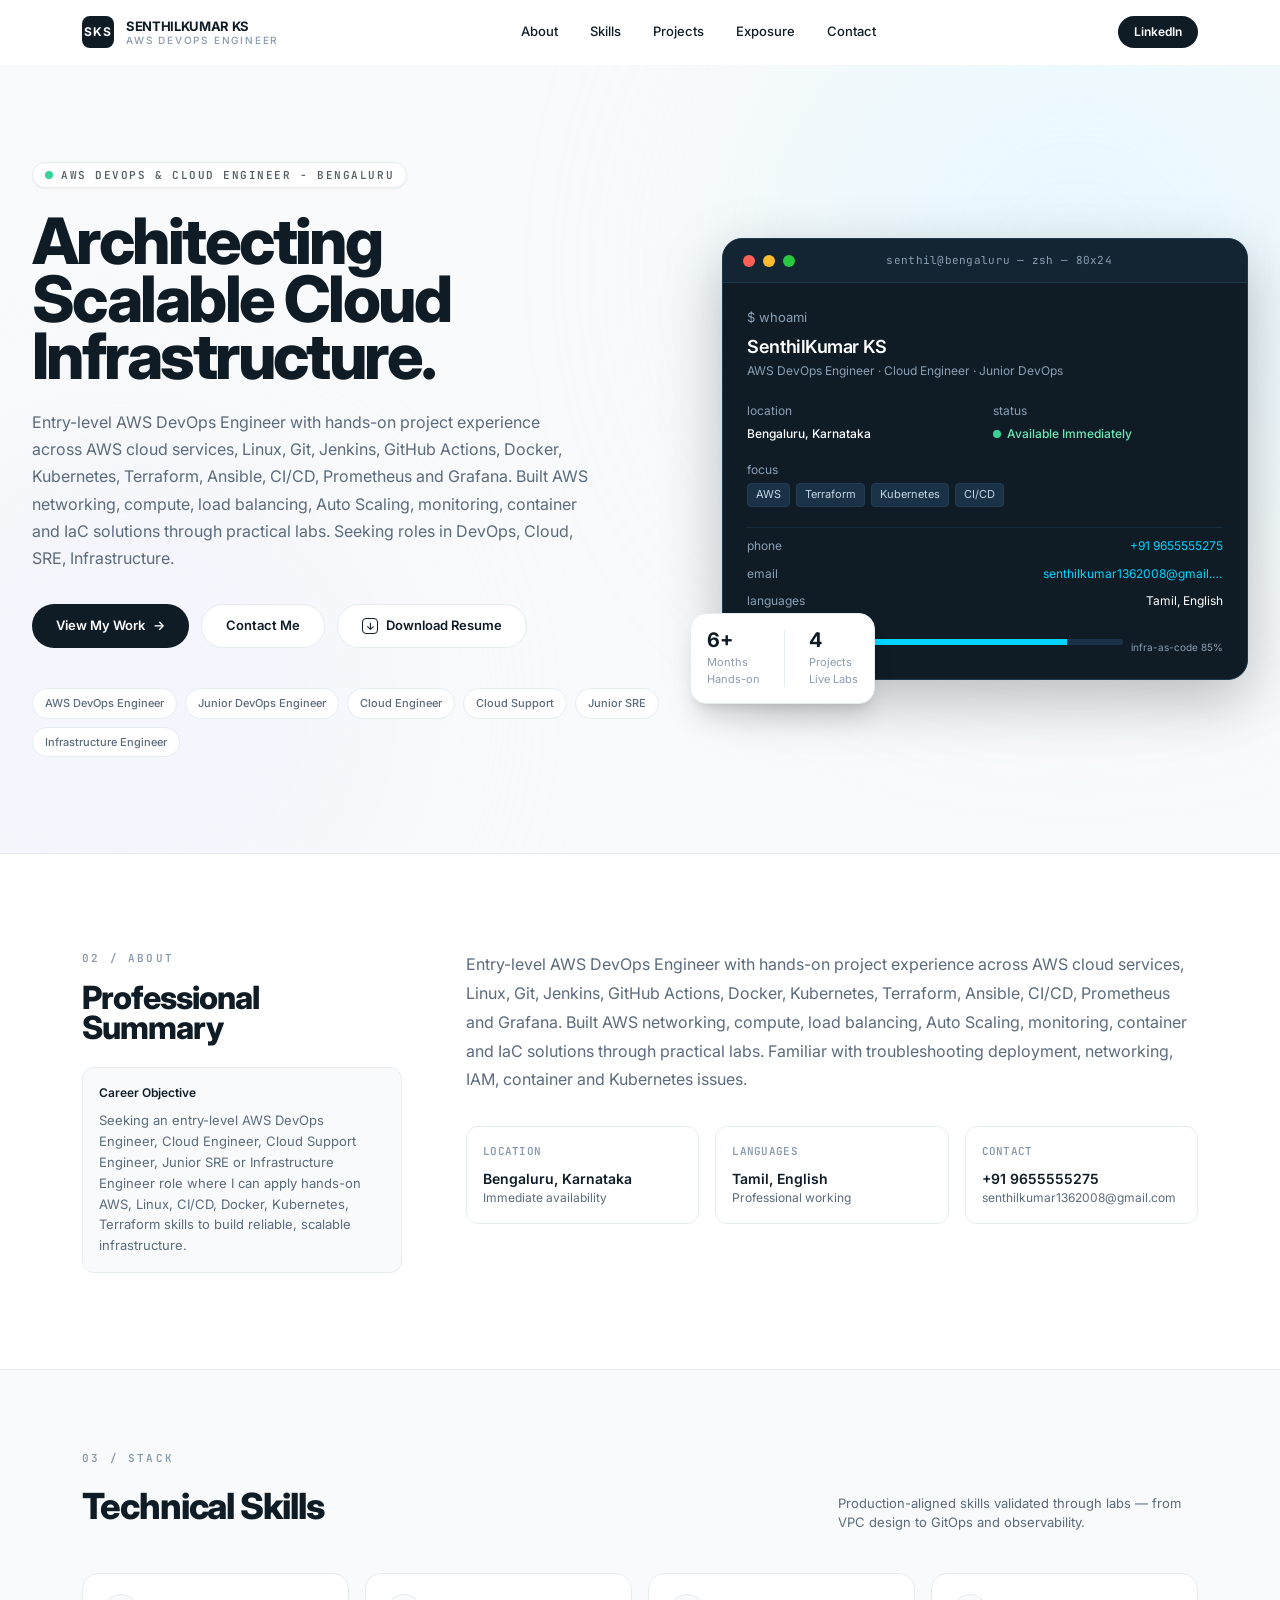
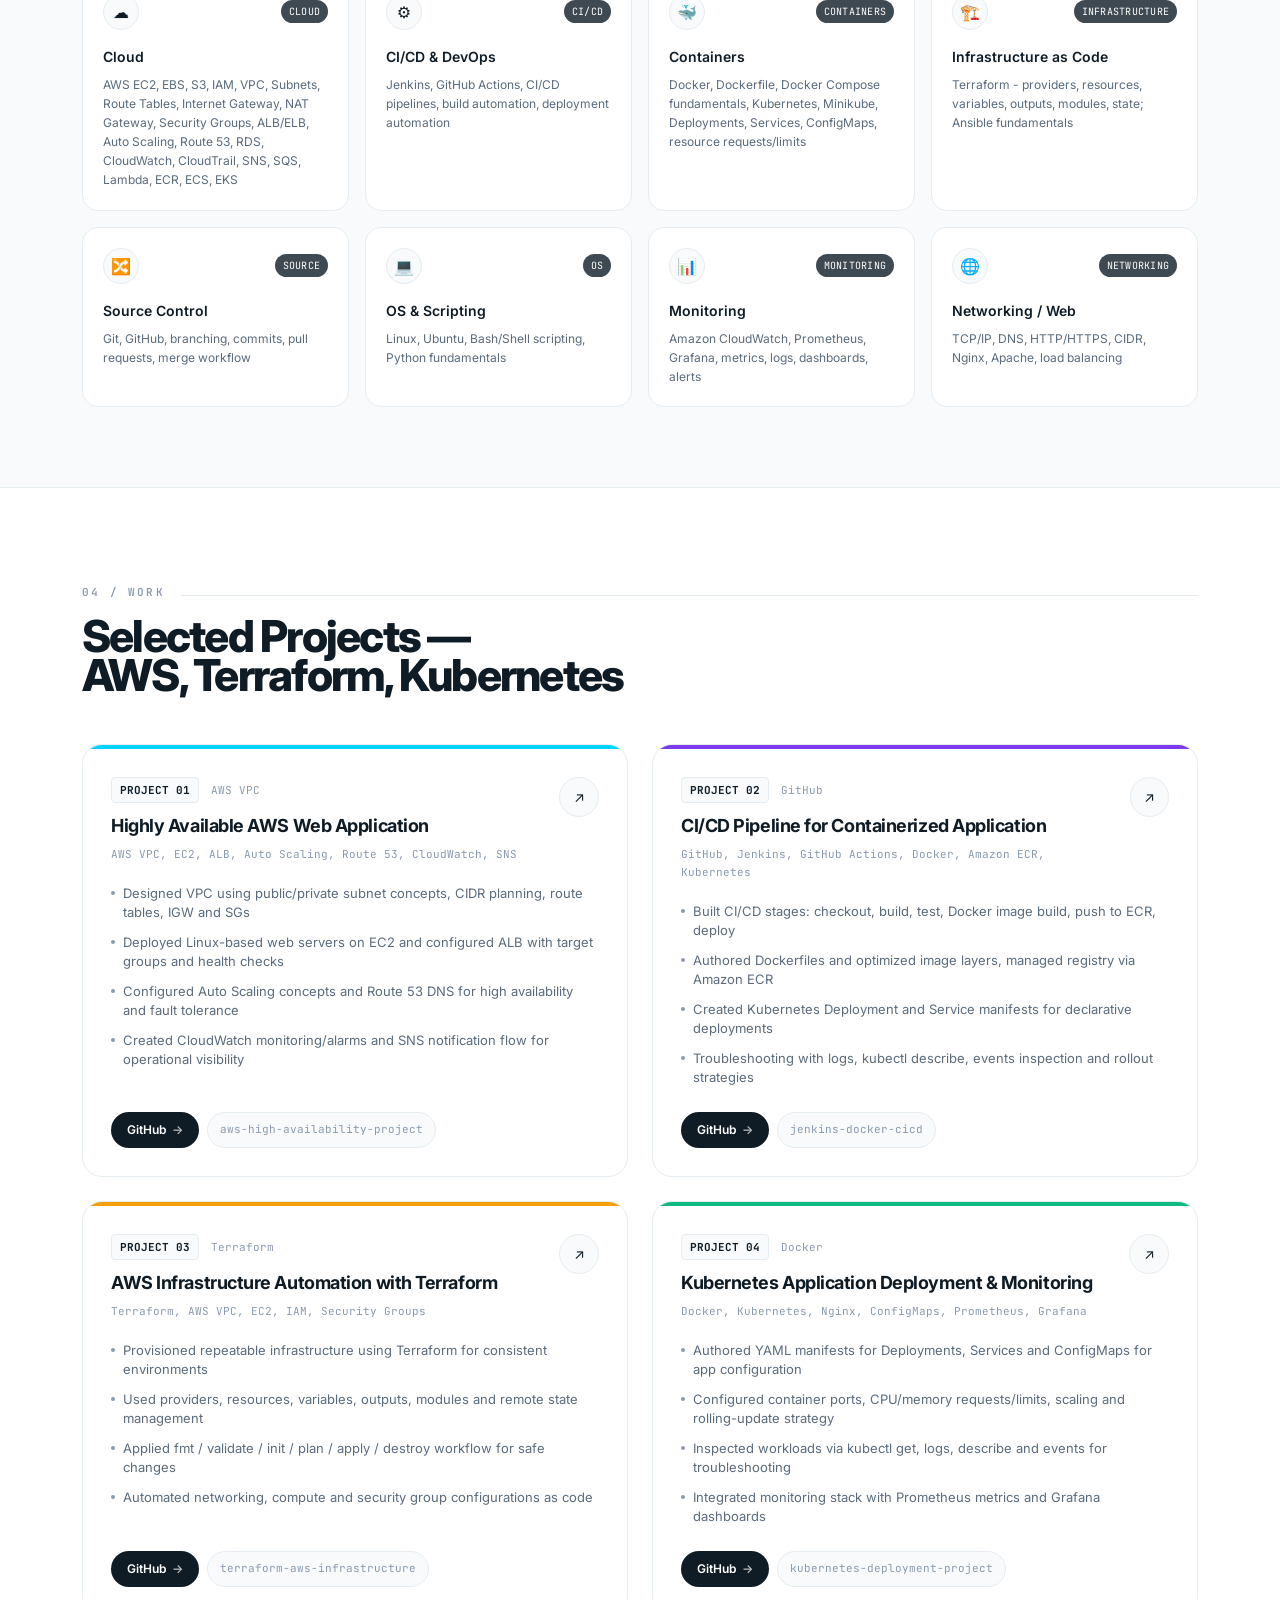
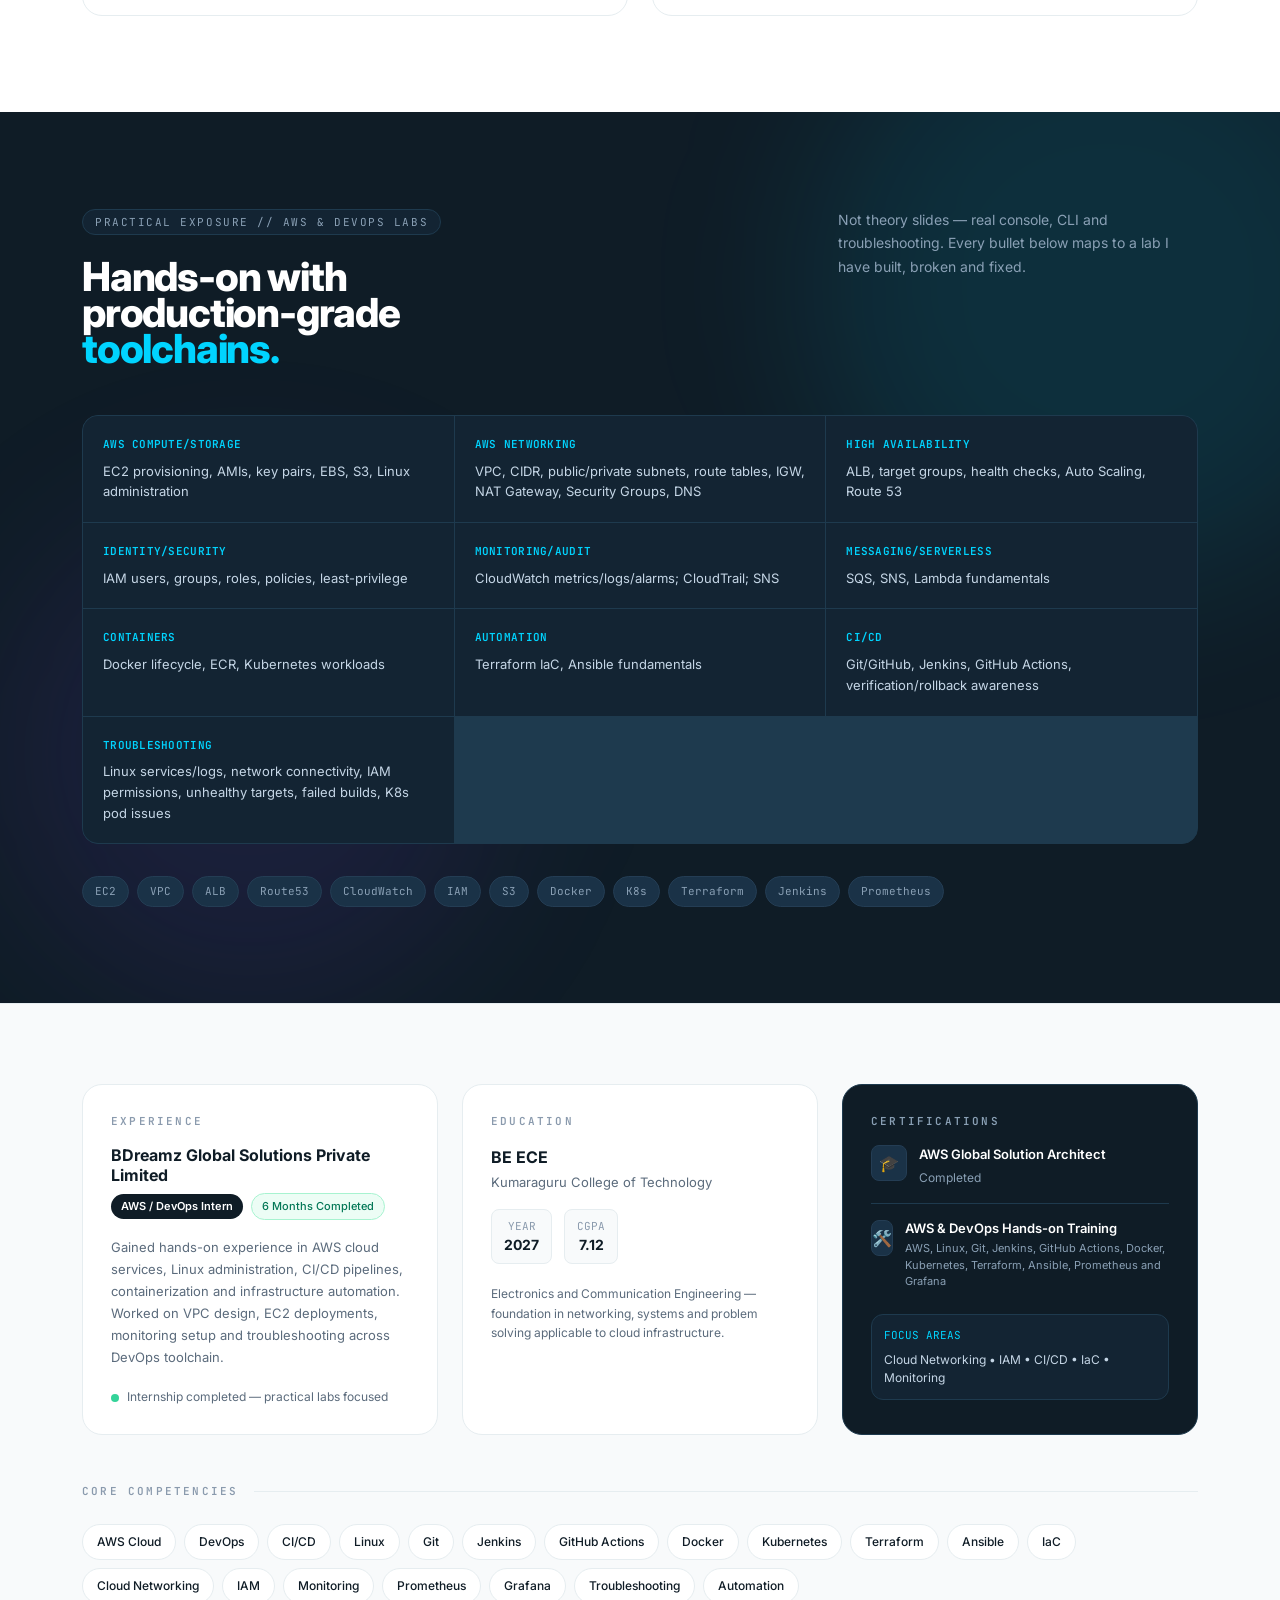
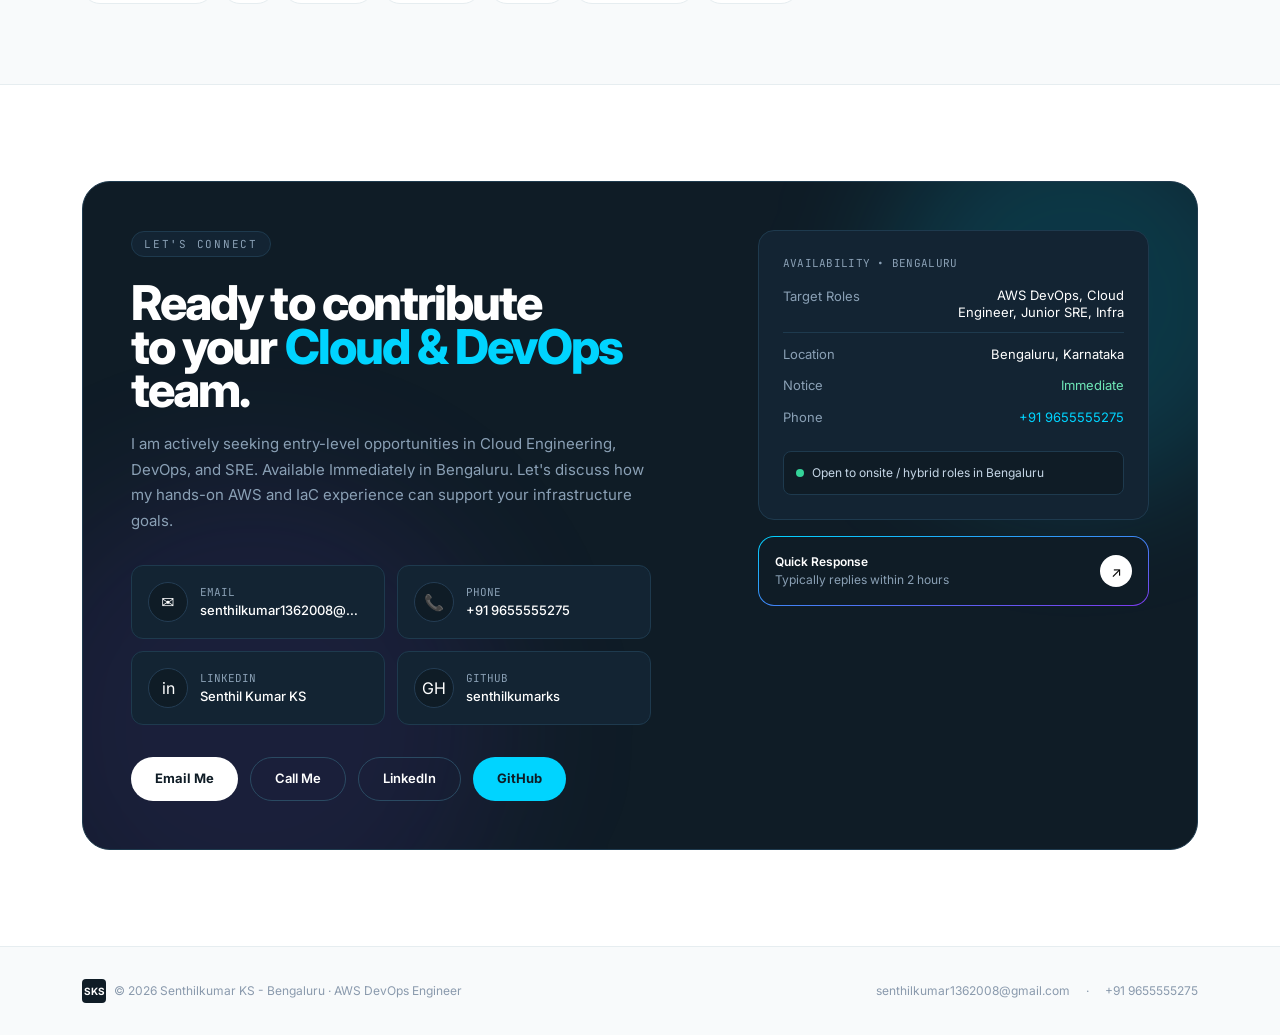
<file: index.html>
<!DOCTYPE html>
<html lang="en">
<head>
  <meta charset="UTF-8">
  <meta name="viewport" content="width=device-width, initial-scale=1">
  <title>React Artifact</title>
  <style>@import url("https://fonts.googleapis.com/css2?family=Inter:wght@400;500;600;700;800&family=JetBrains+Mono:wght@400;500&display=swap");*,:after,:before{--tw-border-spacing-x:0;--tw-border-spacing-y:0;--tw-translate-x:0;--tw-translate-y:0;--tw-rotate:0;--tw-skew-x:0;--tw-skew-y:0;--tw-scale-x:1;--tw-scale-y:1;--tw-pan-x: ;--tw-pan-y: ;--tw-pinch-zoom: ;--tw-scroll-snap-strictness:proximity;--tw-gradient-from-position: ;--tw-gradient-via-position: ;--tw-gradient-to-position: ;--tw-ordinal: ;--tw-slashed-zero: ;--tw-numeric-figure: ;--tw-numeric-spacing: ;--tw-numeric-fraction: ;--tw-ring-inset: ;--tw-ring-offset-width:0px;--tw-ring-offset-color:#fff;--tw-ring-color:rgba(59,130,246,.5);--tw-ring-offset-shadow:0 0 #0000;--tw-ring-shadow:0 0 #0000;--tw-shadow:0 0 #0000;--tw-shadow-colored:0 0 #0000;--tw-blur: ;--tw-brightness: ;--tw-contrast: ;--tw-grayscale: ;--tw-hue-rotate: ;--tw-invert: ;--tw-saturate: ;--tw-sepia: ;--tw-drop-shadow: ;--tw-backdrop-blur: ;--tw-backdrop-brightness: ;--tw-backdrop-contrast: ;--tw-backdrop-grayscale: ;--tw-backdrop-hue-rotate: ;--tw-backdrop-invert: ;--tw-backdrop-opacity: ;--tw-backdrop-saturate: ;--tw-backdrop-sepia: ;--tw-contain-size: ;--tw-contain-layout: ;--tw-contain-paint: ;--tw-contain-style: }::backdrop{--tw-border-spacing-x:0;--tw-border-spacing-y:0;--tw-translate-x:0;--tw-translate-y:0;--tw-rotate:0;--tw-skew-x:0;--tw-skew-y:0;--tw-scale-x:1;--tw-scale-y:1;--tw-pan-x: ;--tw-pan-y: ;--tw-pinch-zoom: ;--tw-scroll-snap-strictness:proximity;--tw-gradient-from-position: ;--tw-gradient-via-position: ;--tw-gradient-to-position: ;--tw-ordinal: ;--tw-slashed-zero: ;--tw-numeric-figure: ;--tw-numeric-spacing: ;--tw-numeric-fraction: ;--tw-ring-inset: ;--tw-ring-offset-width:0px;--tw-ring-offset-color:#fff;--tw-ring-color:rgba(59,130,246,.5);--tw-ring-offset-shadow:0 0 #0000;--tw-ring-shadow:0 0 #0000;--tw-shadow:0 0 #0000;--tw-shadow-colored:0 0 #0000;--tw-blur: ;--tw-brightness: ;--tw-contrast: ;--tw-grayscale: ;--tw-hue-rotate: ;--tw-invert: ;--tw-saturate: ;--tw-sepia: ;--tw-drop-shadow: ;--tw-backdrop-blur: ;--tw-backdrop-brightness: ;--tw-backdrop-contrast: ;--tw-backdrop-grayscale: ;--tw-backdrop-hue-rotate: ;--tw-backdrop-invert: ;--tw-backdrop-opacity: ;--tw-backdrop-saturate: ;--tw-backdrop-sepia: ;--tw-contain-size: ;--tw-contain-layout: ;--tw-contain-paint: ;--tw-contain-style: }

/*! tailwindcss v3.4.18 | MIT License | https://tailwindcss.com*/*,:after,:before{box-sizing:border-box;border:0 solid #e5e7eb}:after,:before{--tw-content:""}:host,html{line-height:1.5;-webkit-text-size-adjust:100%;-moz-tab-size:4;-o-tab-size:4;tab-size:4;font-family:ui-sans-serif,system-ui,sans-serif,Apple Color Emoji,Segoe UI Emoji,Segoe UI Symbol,Noto Color Emoji;font-feature-settings:normal;font-variation-settings:normal;-webkit-tap-highlight-color:transparent}body{margin:0;line-height:inherit}hr{height:0;color:inherit;border-top-width:1px}abbr:where([title]){-webkit-text-decoration:underline dotted;text-decoration:underline dotted}h1,h2,h3,h4,h5,h6{font-size:inherit;font-weight:inherit}a{color:inherit;text-decoration:inherit}b,strong{font-weight:bolder}code,kbd,pre,samp{font-family:ui-monospace,SFMono-Regular,Menlo,Monaco,Consolas,Liberation Mono,Courier New,monospace;font-feature-settings:normal;font-variation-settings:normal;font-size:1em}small{font-size:80%}sub,sup{font-size:75%;line-height:0;position:relative;vertical-align:baseline}sub{bottom:-.25em}sup{top:-.5em}table{text-indent:0;border-color:inherit;border-collapse:collapse}button,input,optgroup,select,textarea{font-family:inherit;font-feature-settings:inherit;font-variation-settings:inherit;font-size:100%;font-weight:inherit;line-height:inherit;letter-spacing:inherit;color:inherit;margin:0;padding:0}button,select{text-transform:none}button,input:where([type=button]),input:where([type=reset]),input:where([type=submit]){-webkit-appearance:button;background-color:transparent;background-image:none}:-moz-focusring{outline:auto}:-moz-ui-invalid{box-shadow:none}progress{vertical-align:baseline}::-webkit-inner-spin-button,::-webkit-outer-spin-button{height:auto}[type=search]{-webkit-appearance:textfield;outline-offset:-2px}::-webkit-search-decoration{-webkit-appearance:none}::-webkit-file-upload-button{-webkit-appearance:button;font:inherit}summary{display:list-item}blockquote,dd,dl,figure,h1,h2,h3,h4,h5,h6,hr,p,pre{margin:0}fieldset{margin:0}fieldset,legend{padding:0}menu,ol,ul{list-style:none;margin:0;padding:0}dialog{padding:0}textarea{resize:vertical}input::-moz-placeholder,textarea::-moz-placeholder{opacity:1;color:#9ca3af}input::placeholder,textarea::placeholder{opacity:1;color:#9ca3af}[role=button],button{cursor:pointer}:disabled{cursor:default}audio,canvas,embed,iframe,img,object,svg,video{display:block;vertical-align:middle}img,video{max-width:100%;height:auto}[hidden]:where(:not([hidden=until-found])){display:none}.container{width:100%}@media (min-width:640px){.container{max-width:640px}}@media (min-width:768px){.container{max-width:768px}}@media (min-width:1024px){.container{max-width:1024px}}@media (min-width:1280px){.container{max-width:1280px}}@media (min-width:1536px){.container{max-width:1536px}}.pointer-events-none{pointer-events:none}.fixed{position:fixed}.absolute{position:absolute}.relative{position:relative}.sticky{position:sticky}.-inset-6{inset:-1.5rem}.inset-0{inset:0}.-bottom-2{bottom:-.5rem}.-bottom-32{bottom:-8rem}.-bottom-6{bottom:-1.5rem}.-left-20{left:-5rem}.-left-32{left:-8rem}.-left-6{left:-1.5rem}.-right-20{right:-5rem}.-right-24{right:-6rem}.-right-32{right:-8rem}.-top-20{top:-5rem}.-top-24{top:-6rem}.-top-32{top:-8rem}.bottom-0{bottom:0}.bottom-6{bottom:1.5rem}.left-0{left:0}.left-1\/2{left:50%}.right-0{right:0}.top-0{top:0}.top-1\/2{top:50%}.-z-10{z-index:-10}.z-50{z-index:50}.z-\[100\]{z-index:100}.col-span-2{grid-column:span 2/span 2}.mx-auto{margin-left:auto;margin-right:auto}.mt-1{margin-top:.25rem}.mt-1\.5{margin-top:.375rem}.mt-10{margin-top:2.5rem}.mt-12{margin-top:3rem}.mt-2{margin-top:.5rem}.mt-3{margin-top:.75rem}.mt-4{margin-top:1rem}.mt-5{margin-top:1.25rem}.mt-6{margin-top:1.5rem}.mt-8{margin-top:2rem}.mt-\[2px\]{margin-top:2px}.mt-\[7px\]{margin-top:7px}.mt-auto{margin-top:auto}.line-clamp-6{overflow:hidden;display:-webkit-box;-webkit-box-orient:vertical;-webkit-line-clamp:6}.block{display:block}.flex{display:flex}.inline-flex{display:inline-flex}.grid{display:grid}.hidden{display:none}.h-1{height:.25rem}.h-1\.5{height:.375rem}.h-10{height:2.5rem}.h-2{height:.5rem}.h-3{height:.75rem}.h-4{height:1rem}.h-6{height:1.5rem}.h-8{height:2rem}.h-9{height:2.25rem}.h-\[2px\]{height:2px}.h-\[400px\]{height:400px}.h-\[44px\]{height:44px}.h-\[500px\]{height:500px}.h-\[600px\]{height:600px}.h-\[64px\]{height:64px}.h-\[8px\]{height:8px}.h-full{height:100%}.h-px{height:1px}.min-h-screen{min-height:100vh}.w-1{width:.25rem}.w-10{width:2.5rem}.w-2{width:.5rem}.w-3{width:.75rem}.w-4{width:1rem}.w-6{width:1.5rem}.w-8{width:2rem}.w-9{width:2.25rem}.w-\[400px\]{width:400px}.w-\[500px\]{width:500px}.w-\[600px\]{width:600px}.w-\[85\%\]{width:85%}.w-full{width:100%}.w-px{width:1px}.max-w-\[1180px\]{max-width:1180px}.max-w-\[160px\]{max-width:160px}.max-w-\[180px\]{max-width:180px}.max-w-\[360px\]{max-width:360px}.max-w-\[520px\]{max-width:520px}.max-w-\[560px\]{max-width:560px}.max-w-full{max-width:100%}.flex-1{flex:1 1 0%}.shrink-0{flex-shrink:0}.-translate-x-1\/2{--tw-translate-x:-50%;transform:translate(var(--tw-translate-x),var(--tw-translate-y)) rotate(var(--tw-rotate)) skewX(var(--tw-skew-x)) skewY(var(--tw-skew-y)) scaleX(var(--tw-scale-x)) scaleY(var(--tw-scale-y))}.animate-\[slideUp_0\.3s_ease\]{animation:slideUp .3s ease}@keyframes pulse{50%{opacity:.5}}.animate-pulse{animation:pulse 2s cubic-bezier(.4,0,.6,1) infinite}.cursor-default{cursor:default}.grid-cols-2{grid-template-columns:repeat(2,minmax(0,1fr))}.flex-col{flex-direction:column}.flex-wrap{flex-wrap:wrap}.items-start{align-items:flex-start}.items-end{align-items:flex-end}.items-center{align-items:center}.items-baseline{align-items:baseline}.justify-center{justify-content:center}.justify-between{justify-content:space-between}.gap-1\.5{gap:.375rem}.gap-10{gap:2.5rem}.gap-2{gap:.5rem}.gap-3{gap:.75rem}.gap-4{gap:1rem}.gap-6{gap:1.5rem}.gap-8{gap:2rem}.gap-px{gap:1px}.space-y-1>:not([hidden])~:not([hidden]){--tw-space-y-reverse:0;margin-top:calc(.25rem*(1 - var(--tw-space-y-reverse)));margin-bottom:calc(.25rem*var(--tw-space-y-reverse))}.space-y-2>:not([hidden])~:not([hidden]){--tw-space-y-reverse:0;margin-top:calc(.5rem*(1 - var(--tw-space-y-reverse)));margin-bottom:calc(.5rem*var(--tw-space-y-reverse))}.space-y-2\.5>:not([hidden])~:not([hidden]){--tw-space-y-reverse:0;margin-top:calc(.625rem*(1 - var(--tw-space-y-reverse)));margin-bottom:calc(.625rem*var(--tw-space-y-reverse))}.space-y-3>:not([hidden])~:not([hidden]){--tw-space-y-reverse:0;margin-top:calc(.75rem*(1 - var(--tw-space-y-reverse)));margin-bottom:calc(.75rem*var(--tw-space-y-reverse))}.space-y-4>:not([hidden])~:not([hidden]){--tw-space-y-reverse:0;margin-top:calc(1rem*(1 - var(--tw-space-y-reverse)));margin-bottom:calc(1rem*var(--tw-space-y-reverse))}.space-y-5>:not([hidden])~:not([hidden]){--tw-space-y-reverse:0;margin-top:calc(1.25rem*(1 - var(--tw-space-y-reverse)));margin-bottom:calc(1.25rem*var(--tw-space-y-reverse))}.space-y-6>:not([hidden])~:not([hidden]){--tw-space-y-reverse:0;margin-top:calc(1.5rem*(1 - var(--tw-space-y-reverse)));margin-bottom:calc(1.5rem*var(--tw-space-y-reverse))}.overflow-hidden{overflow:hidden}.overflow-clip{overflow:clip}.truncate{overflow:hidden;text-overflow:ellipsis;white-space:nowrap}.rounded{border-radius:.25rem}.rounded-2xl{border-radius:1rem}.rounded-\[15px\]{border-radius:15px}.rounded-\[16px\]{border-radius:16px}.rounded-\[20px\]{border-radius:20px}.rounded-\[28px\]{border-radius:28px}.rounded-\[32px\]{border-radius:32px}.rounded-full{border-radius:9999px}.rounded-lg{border-radius:.5rem}.rounded-xl{border-radius:.75rem}.border{border-width:1px}.border-y{border-top-width:1px}.border-b,.border-y{border-bottom-width:1px}.border-t{border-top-width:1px}.border-\[\#1e3a4e\]{--tw-border-opacity:1;border-color:rgb(30 58 78/var(--tw-border-opacity,1))}.border-\[\#1e3a4e\]\/60{border-color:rgba(30,58,78,.6)}.border-\[\#243d54\]{--tw-border-opacity:1;border-color:rgb(36 61 84/var(--tw-border-opacity,1))}.border-\[\#2a4a62\]{--tw-border-opacity:1;border-color:rgb(42 74 98/var(--tw-border-opacity,1))}.border-\[\#e6edf0\]{--tw-border-opacity:1;border-color:rgb(230 237 240/var(--tw-border-opacity,1))}.border-\[var\(--border-light\)\]{border-color:var(--border-light)}.border-current{border-color:currentColor}.border-emerald-200{--tw-border-opacity:1;border-color:rgb(167 243 208/var(--tw-border-opacity,1))}.border-transparent{border-color:transparent}.bg-\[\#00d4ff\]{--tw-bg-opacity:1;background-color:rgb(0 212 255/var(--tw-bg-opacity,1))}.bg-\[\#00d4ff\]\/10{background-color:rgba(0,212,255,.1)}.bg-\[\#00d4ff\]\/15{background-color:rgba(0,212,255,.15)}.bg-\[\#00d4ff\]\/30{background-color:rgba(0,212,255,.3)}.bg-\[\#0f1c26\]{--tw-bg-opacity:1;background-color:rgb(15 28 38/var(--tw-bg-opacity,1))}.bg-\[\#132433\]{--tw-bg-opacity:1;background-color:rgb(19 36 51/var(--tw-bg-opacity,1))}.bg-\[\#1a3247\]{--tw-bg-opacity:1;background-color:rgb(26 50 71/var(--tw-bg-opacity,1))}.bg-\[\#1e3a4e\]{--tw-bg-opacity:1;background-color:rgb(30 58 78/var(--tw-bg-opacity,1))}.bg-\[\#28c840\]{--tw-bg-opacity:1;background-color:rgb(40 200 64/var(--tw-bg-opacity,1))}.bg-\[\#7c3aed\]\/10{background-color:rgba(124,58,237,.1)}.bg-\[\#e0f7ff\]{--tw-bg-opacity:1;background-color:rgb(224 247 255/var(--tw-bg-opacity,1))}.bg-\[\#f0f0ff\]{--tw-bg-opacity:1;background-color:rgb(240 240 255/var(--tw-bg-opacity,1))}.bg-\[\#f8fafb\]{--tw-bg-opacity:1;background-color:rgb(248 250 251/var(--tw-bg-opacity,1))}.bg-\[\#febc2e\]{--tw-bg-opacity:1;background-color:rgb(254 188 46/var(--tw-bg-opacity,1))}.bg-\[\#ff5f57\]{--tw-bg-opacity:1;background-color:rgb(255 95 87/var(--tw-bg-opacity,1))}.bg-\[var\(--border-light\)\]{background-color:var(--border-light)}.bg-\[var\(--text-muted\)\]{background-color:var(--text-muted)}.bg-current{background-color:currentColor}.bg-emerald-400{--tw-bg-opacity:1;background-color:rgb(52 211 153/var(--tw-bg-opacity,1))}.bg-emerald-50{--tw-bg-opacity:1;background-color:rgb(236 253 245/var(--tw-bg-opacity,1))}.bg-transparent{background-color:transparent}.bg-white{--tw-bg-opacity:1;background-color:rgb(255 255 255/var(--tw-bg-opacity,1))}.bg-white\/90{background-color:hsla(0,0%,100%,.9)}.bg-white\/95{background-color:hsla(0,0%,100%,.95)}.bg-gradient-to-br{background-image:linear-gradient(to bottom right,var(--tw-gradient-stops))}.from-\[\#00d4ff\]{--tw-gradient-from:#00d4ff var(--tw-gradient-from-position);--tw-gradient-to:rgba(0,212,255,0) var(--tw-gradient-to-position);--tw-gradient-stops:var(--tw-gradient-from),var(--tw-gradient-to)}.from-\[\#00d4ff\]\/30{--tw-gradient-from:rgba(0,212,255,.3) var(--tw-gradient-from-position);--tw-gradient-to:rgba(0,212,255,0) var(--tw-gradient-to-position);--tw-gradient-stops:var(--tw-gradient-from),var(--tw-gradient-to)}.to-\[\#7c3aed\]{--tw-gradient-to:#7c3aed var(--tw-gradient-to-position)}.to-\[\#7c3aed\]\/20{--tw-gradient-to:rgba(124,58,237,.2) var(--tw-gradient-to-position)}.p-3{padding:.75rem}.p-4{padding:1rem}.p-5{padding:1.25rem}.p-6{padding:1.5rem}.p-8{padding:2rem}.p-\[1px\]{padding:1px}.px-2{padding-left:.5rem;padding-right:.5rem}.px-2\.5{padding-left:.625rem;padding-right:.625rem}.px-3{padding-left:.75rem;padding-right:.75rem}.px-3\.5{padding-left:.875rem;padding-right:.875rem}.px-4{padding-left:1rem;padding-right:1rem}.px-5{padding-left:1.25rem;padding-right:1.25rem}.px-6{padding-left:1.5rem;padding-right:1.5rem}.py-0\.5{padding-top:.125rem;padding-bottom:.125rem}.py-1{padding-top:.25rem;padding-bottom:.25rem}.py-1\.5{padding-top:.375rem;padding-bottom:.375rem}.py-14{padding-top:3.5rem;padding-bottom:3.5rem}.py-16{padding-top:4rem;padding-bottom:4rem}.py-2{padding-top:.5rem;padding-bottom:.5rem}.py-3{padding-top:.75rem;padding-bottom:.75rem}.py-6{padding-top:1.5rem;padding-bottom:1.5rem}.py-8{padding-top:2rem;padding-bottom:2rem}.pt-2{padding-top:.5rem}.pt-6{padding-top:1.5rem}.text-center{text-align:center}.text-right{text-align:right}.text-\[10px\]{font-size:10px}.text-\[11px\]{font-size:11px}.text-\[12px\]{font-size:12px}.text-\[13px\]{font-size:13px}.text-\[14px\]{font-size:14px}.text-\[15px\]{font-size:15px}.text-\[16px\]{font-size:16px}.text-\[18px\]{font-size:18px}.text-\[20px\]{font-size:20px}.text-\[28px\]{font-size:28px}.text-\[32px\]{font-size:32px}.text-\[36px\]{font-size:36px}.text-\[40px\]{font-size:40px}.font-\[800\]{font-weight:800}.font-bold{font-weight:700}.font-medium{font-weight:500}.font-semibold{font-weight:600}.uppercase{text-transform:uppercase}.leading-\[0\.95\]{line-height:.95}.leading-\[0\.9\]{line-height:.9}.leading-\[1\.5\]{line-height:1.5}.leading-\[1\.6\]{line-height:1.6}.leading-\[1\.7\]{line-height:1.7}.leading-\[1\.8\]{line-height:1.8}.leading-none{line-height:1}.leading-relaxed{line-height:1.625}.leading-tight{line-height:1.25}.tracking-\[-0\.03em\]{letter-spacing:-.03em}.tracking-\[-0\.04em\]{letter-spacing:-.04em}.tracking-\[0\.14em\]{letter-spacing:.14em}.tracking-\[0\.16em\]{letter-spacing:.16em}.tracking-\[0\.18em\]{letter-spacing:.18em}.tracking-\[0\.2em\]{letter-spacing:.2em}.tracking-tight{letter-spacing:-.025em}.tracking-wide{letter-spacing:.025em}.tracking-widest{letter-spacing:.1em}.text-\[\#00d4ff\]{--tw-text-opacity:1;color:rgb(0 212 255/var(--tw-text-opacity,1))}.text-\[\#0f1c26\]{--tw-text-opacity:1;color:rgb(15 28 38/var(--tw-text-opacity,1))}.text-\[\#0f1c26\]\/70{color:rgba(15,28,38,.7)}.text-\[\#5b6b7c\]{--tw-text-opacity:1;color:rgb(91 107 124/var(--tw-text-opacity,1))}.text-\[\#8a9aad\]{--tw-text-opacity:1;color:rgb(138 154 173/var(--tw-text-opacity,1))}.text-\[\#8aa0b5\]{--tw-text-opacity:1;color:rgb(138 160 181/var(--tw-text-opacity,1))}.text-\[\#c5d6e6\]{--tw-text-opacity:1;color:rgb(197 214 230/var(--tw-text-opacity,1))}.text-\[var\(--text-muted\)\]{color:var(--text-muted)}.text-\[var\(--text-secondary\)\]{color:var(--text-secondary)}.text-black{--tw-text-opacity:1;color:rgb(0 0 0/var(--tw-text-opacity,1))}.text-emerald-300{--tw-text-opacity:1;color:rgb(110 231 183/var(--tw-text-opacity,1))}.text-emerald-700{--tw-text-opacity:1;color:rgb(4 120 87/var(--tw-text-opacity,1))}.text-white{--tw-text-opacity:1;color:rgb(255 255 255/var(--tw-text-opacity,1))}.antialiased{-webkit-font-smoothing:antialiased;-moz-osx-font-smoothing:grayscale}.opacity-50{opacity:.5}.opacity-60{opacity:.6}.opacity-70{opacity:.7}.opacity-80{opacity:.8}.shadow-2xl{--tw-shadow:0 25px 50px -12px rgba(0,0,0,.25);--tw-shadow-colored:0 25px 50px -12px var(--tw-shadow-color)}.shadow-2xl,.shadow-\[0_20px_60px_rgba\(0\2c 0\2c 0\2c 0\.25\)\]{box-shadow:var(--tw-ring-offset-shadow,0 0 #0000),var(--tw-ring-shadow,0 0 #0000),var(--tw-shadow)}.shadow-\[0_20px_60px_rgba\(0\2c 0\2c 0\2c 0\.25\)\]{--tw-shadow:0 20px 60px rgba(0,0,0,.25);--tw-shadow-colored:0 20px 60px var(--tw-shadow-color)}.shadow-sm{--tw-shadow:0 1px 2px 0 rgba(0,0,0,.05);--tw-shadow-colored:0 1px 2px 0 var(--tw-shadow-color)}.shadow-sm,.shadow-xl{box-shadow:var(--tw-ring-offset-shadow,0 0 #0000),var(--tw-ring-shadow,0 0 #0000),var(--tw-shadow)}.shadow-xl{--tw-shadow:0 20px 25px -5px rgba(0,0,0,.1),0 8px 10px -6px rgba(0,0,0,.1);--tw-shadow-colored:0 20px 25px -5px var(--tw-shadow-color),0 8px 10px -6px var(--tw-shadow-color)}.blur-\[100px\]{--tw-blur:blur(100px)}.blur-\[100px\],.blur-\[120px\]{filter:var(--tw-blur) var(--tw-brightness) var(--tw-contrast) var(--tw-grayscale) var(--tw-hue-rotate) var(--tw-invert) var(--tw-saturate) var(--tw-sepia) var(--tw-drop-shadow)}.blur-\[120px\]{--tw-blur:blur(120px)}.blur-\[28px\]{--tw-blur:blur(28px)}.blur-\[28px\],.blur-\[60px\]{filter:var(--tw-blur) var(--tw-brightness) var(--tw-contrast) var(--tw-grayscale) var(--tw-hue-rotate) var(--tw-invert) var(--tw-saturate) var(--tw-sepia) var(--tw-drop-shadow)}.blur-\[60px\]{--tw-blur:blur(60px)}.blur-\[70px\]{--tw-blur:blur(70px)}.blur-\[70px\],.blur-\[80px\]{filter:var(--tw-blur) var(--tw-brightness) var(--tw-contrast) var(--tw-grayscale) var(--tw-hue-rotate) var(--tw-invert) var(--tw-saturate) var(--tw-sepia) var(--tw-drop-shadow)}.blur-\[80px\]{--tw-blur:blur(80px)}.backdrop-blur-xl{--tw-backdrop-blur:blur(24px);backdrop-filter:var(--tw-backdrop-blur) var(--tw-backdrop-brightness) var(--tw-backdrop-contrast) var(--tw-backdrop-grayscale) var(--tw-backdrop-hue-rotate) var(--tw-backdrop-invert) var(--tw-backdrop-opacity) var(--tw-backdrop-saturate) var(--tw-backdrop-sepia)}.transition{transition-property:color,background-color,border-color,text-decoration-color,fill,stroke,opacity,box-shadow,transform,filter,backdrop-filter;transition-timing-function:cubic-bezier(.4,0,.2,1);transition-duration:.15s}.transition-all{transition-property:all;transition-timing-function:cubic-bezier(.4,0,.2,1);transition-duration:.15s}.duration-300{transition-duration:.3s}:root{--bg-light:#f8fafb;--bg-white:#fff;--bg-dark:#0f1c26;--bg-dark-2:#132433;--bg-dark-3:#1a3247;--text-primary:#0f1c26;--text-secondary:#5b6b7c;--text-muted:#8a9aad;--text-on-dark:#e6edf3;--text-on-dark-muted:#8aa0b5;--border-light:#e6edf0;--border-dark:#1e3a4e;--accent:#00d4ff;--accent-dim:#00b8e0;--surface:#fff;--card-shadow:0 1px 3px rgba(15,28,38,.04),0 8px 24px rgba(15,28,38,.06);--safe-area-inset-top:env(safe-area-inset-top,0px)}@media (prefers-color-scheme:dark){:root{--bg-light:#f8fafb;--bg-white:#fff;--text-primary:#0f1c26;--text-secondary:#5b6b7c;--text-muted:#8a9aad;--border-light:#e6edf0;--surface:#fff;--bg-dark:#0f1c26}}*{font-family:Inter,system-ui,-apple-system,sans-serif}.mono{font-family:JetBrains Mono,monospace}html{scroll-behavior:smooth}body{background:var(--bg-white);color:var(--text-primary);overflow-x:hidden}::-webkit-scrollbar{width:6px;height:6px}::-webkit-scrollbar-thumb{background:#cbd5e1;border-radius:999px}.hover\:border-\[\#0f1c26\]:hover{--tw-border-opacity:1;border-color:rgb(15 28 38/var(--tw-border-opacity,1))}.hover\:border-\[\#0f1c26\]\/10:hover{border-color:rgba(15,28,38,.1)}.hover\:bg-\[\#00b8e0\]:hover{--tw-bg-opacity:1;background-color:rgb(0 184 224/var(--tw-bg-opacity,1))}.hover\:bg-\[\#0f1c26\]:hover{--tw-bg-opacity:1;background-color:rgb(15 28 38/var(--tw-bg-opacity,1))}.hover\:bg-\[\#132433\]:hover{--tw-bg-opacity:1;background-color:rgb(19 36 51/var(--tw-bg-opacity,1))}.hover\:bg-\[\#172d41\]:hover{--tw-bg-opacity:1;background-color:rgb(23 45 65/var(--tw-bg-opacity,1))}.hover\:bg-\[\#1a3247\]:hover{--tw-bg-opacity:1;background-color:rgb(26 50 71/var(--tw-bg-opacity,1))}.hover\:bg-\[\#f0f0f0\]:hover{--tw-bg-opacity:1;background-color:rgb(240 240 240/var(--tw-bg-opacity,1))}.hover\:bg-\[\#f8fafb\]:hover{--tw-bg-opacity:1;background-color:rgb(248 250 251/var(--tw-bg-opacity,1))}.hover\:bg-black:hover{--tw-bg-opacity:1;background-color:rgb(0 0 0/var(--tw-bg-opacity,1))}.hover\:text-black:hover{--tw-text-opacity:1;color:rgb(0 0 0/var(--tw-text-opacity,1))}.hover\:text-white:hover{--tw-text-opacity:1;color:rgb(255 255 255/var(--tw-text-opacity,1))}.hover\:underline:hover{text-decoration-line:underline}.hover\:shadow-\[0_10px_40px_rgba\(15\2c 28\2c 38\2c 0\.08\)\]:hover{--tw-shadow:0 10px 40px rgba(15,28,38,.08);--tw-shadow-colored:0 10px 40px var(--tw-shadow-color)}.hover\:shadow-\[0_10px_40px_rgba\(15\2c 28\2c 38\2c 0\.08\)\]:hover,.hover\:shadow-lg:hover{box-shadow:var(--tw-ring-offset-shadow,0 0 #0000),var(--tw-ring-shadow,0 0 #0000),var(--tw-shadow)}.hover\:shadow-lg:hover{--tw-shadow:0 10px 15px -3px rgba(0,0,0,.1),0 4px 6px -4px rgba(0,0,0,.1);--tw-shadow-colored:0 10px 15px -3px var(--tw-shadow-color),0 4px 6px -4px var(--tw-shadow-color)}@media (min-width:640px){.sm\:grid-cols-2{grid-template-columns:repeat(2,minmax(0,1fr))}.sm\:grid-cols-3{grid-template-columns:repeat(3,minmax(0,1fr))}}@media (min-width:768px){.md\:-left-8{left:-2rem}.md\:flex{display:flex}.md\:inline-flex{display:inline-flex}.md\:hidden{display:none}.md\:grid-cols-2{grid-template-columns:repeat(2,minmax(0,1fr))}.md\:grid-cols-\[1\.1fr_0\.9fr\]{grid-template-columns:1.1fr .9fr}.md\:grid-cols-\[1\.2fr_0\.8fr\]{grid-template-columns:1.2fr .8fr}.md\:grid-cols-\[320px_1fr\]{grid-template-columns:320px 1fr}.md\:flex-row{flex-direction:row}.md\:gap-12{gap:3rem}.md\:gap-16{gap:4rem}.md\:p-12{padding:3rem}.md\:p-7{padding:1.75rem}.md\:px-8{padding-left:2rem;padding-right:2rem}.md\:py-20{padding-top:5rem;padding-bottom:5rem}.md\:py-24{padding-top:6rem;padding-bottom:6rem}.md\:text-\[16px\]{font-size:16px}.md\:text-\[36px\]{font-size:36px}.md\:text-\[40px\]{font-size:40px}.md\:text-\[44px\]{font-size:44px}.md\:text-\[48px\]{font-size:48px}.md\:text-\[64px\]{font-size:64px}}@media (min-width:1024px){.lg\:grid-cols-3{grid-template-columns:repeat(3,minmax(0,1fr))}.lg\:grid-cols-4{grid-template-columns:repeat(4,minmax(0,1fr))}}</style>
</head>
<body>
  <div id="root"></div>
  
  <script type="module">var $c=Object.create;var{getPrototypeOf:Hc,defineProperty:Ll,getOwnPropertyNames:Qc}=Object;var xc=Object.prototype.hasOwnProperty;var hn=(e,n,t)=>{t=e!=null?$c(Hc(e)):{};let r=n||!e||!e.__esModule?Ll(t,"default",{value:e,enumerable:!0}):t;for(let l of Qc(e))if(!xc.call(r,l))Ll(r,l,{get:()=>e[l],enumerable:!0});return r};var ur=(e,n)=>()=>(n||e((n={exports:{}}).exports,n),n.exports);var Kc=(e,n)=>{for(var t in n)Ll(e,t,{get:n[t],enumerable:!0,configurable:!0,set:(r)=>n[t]=()=>r})};var Yc=(e,n)=>()=>(e&&(n=e(e=0)),n);var ft=ur((sf)=>{var ct=Symbol.for("react.element"),Xc=Symbol.for("react.portal"),Gc=Symbol.for("react.fragment"),Zc=Symbol.for("react.strict_mode"),Jc=Symbol.for("react.profiler"),qc=Symbol.for("react.provider"),jc=Symbol.for("react.context"),bc=Symbol.for("react.forward_ref"),ef=Symbol.for("react.suspense"),nf=Symbol.for("react.memo"),tf=Symbol.for("react.lazy"),bi=Symbol.iterator;function rf(e){if(e===null||typeof e!=="object")return null;return e=bi&&e[bi]||e["@@iterator"],typeof e==="function"?e:null}var tu={isMounted:function(){return!1},enqueueForceUpdate:function(){},enqueueReplaceState:function(){},enqueueSetState:function(){}},ru=Object.assign,lu={};function Mn(e,n,t){this.props=e,this.context=n,this.refs=lu,this.updater=t||tu}Mn.prototype.isReactComponent={};Mn.prototype.setState=function(e,n){if(typeof e!=="object"&&typeof e!=="function"&&e!=null)throw Error("setState(...): takes an object of state variables to update or a function which returns an object of state variables.");this.updater.enqueueSetState(this,e,n,"setState")};Mn.prototype.forceUpdate=function(e){this.updater.enqueueForceUpdate(this,e,"forceUpdate")};function ou(){}ou.prototype=Mn.prototype;function Il(e,n,t){this.props=e,this.context=n,this.refs=lu,this.updater=t||tu}var Ml=Il.prototype=new ou;Ml.constructor=Il;ru(Ml,Mn.prototype);Ml.isPureReactComponent=!0;var eu=Array.isArray,iu=Object.prototype.hasOwnProperty,Fl={current:null},uu={key:!0,ref:!0,__self:!0,__source:!0};function au(e,n,t){var r,l={},o=null,i=null;if(n!=null)for(r in n.ref!==void 0&&(i=n.ref),n.key!==void 0&&(o=""+n.key),n)iu.call(n,r)&&!uu.hasOwnProperty(r)&&(l[r]=n[r]);var a=arguments.length-2;if(a===1)l.children=t;else if(1<a){for(var u=Array(a),f=0;f<a;f++)u[f]=arguments[f+2];l.children=u}if(e&&e.defaultProps)for(r in a=e.defaultProps,a)l[r]===void 0&&(l[r]=a[r]);return{$$typeof:ct,type:e,key:o,ref:i,props:l,_owner:Fl.current}}function lf(e,n){return{$$typeof:ct,type:e.type,key:n,ref:e.ref,props:e.props,_owner:e._owner}}function Dl(e){return typeof e==="object"&&e!==null&&e.$$typeof===ct}function of(e){var n={"=":"=0",":":"=2"};return"$"+e.replace(/[=:]/g,function(t){return n[t]})}var nu=/\/+/g;function Rl(e,n){return typeof e==="object"&&e!==null&&e.key!=null?of(""+e.key):n.toString(36)}function sr(e,n,t,r,l){var o=typeof e;if(o==="undefined"||o==="boolean")e=null;var i=!1;if(e===null)i=!0;else switch(o){case"string":case"number":i=!0;break;case"object":switch(e.$$typeof){case ct:case Xc:i=!0}}if(i)return i=e,l=l(i),e=r===""?"."+Rl(i,0):r,eu(l)?(t="",e!=null&&(t=e.replace(nu,"$&/")+"/"),sr(l,n,t,"",function(f){return f})):l!=null&&(Dl(l)&&(l=lf(l,t+(!l.key||i&&i.key===l.key?"":(""+l.key).replace(nu,"$&/")+"/")+e)),n.push(l)),1;if(i=0,r=r===""?".":r+":",eu(e))for(var a=0;a<e.length;a++){o=e[a];var u=r+Rl(o,a);i+=sr(o,n,t,u,l)}else if(u=rf(e),typeof u==="function")for(e=u.call(e),a=0;!(o=e.next()).done;)o=o.value,u=r+Rl(o,a++),i+=sr(o,n,t,u,l);else if(o==="object")throw n=String(e),Error("Objects are not valid as a React child (found: "+(n==="[object Object]"?"object with keys {"+Object.keys(e).join(", ")+"}":n)+"). If you meant to render a collection of children, use an array instead.");return i}function ar(e,n,t){if(e==null)return e;var r=[],l=0;return sr(e,r,"","",function(o){return n.call(t,o,l++)}),r}function uf(e){if(e._status===-1){var n=e._result;n=n(),n.then(function(t){if(e._status===0||e._status===-1)e._status=1,e._result=t},function(t){if(e._status===0||e._status===-1)e._status=2,e._result=t}),e._status===-1&&(e._status=0,e._result=n)}if(e._status===1)return e._result.default;throw e._result}var te={current:null},cr={transition:null},af={ReactCurrentDispatcher:te,ReactCurrentBatchConfig:cr,ReactCurrentOwner:Fl};function su(){throw Error("act(...) is not supported in production builds of React.")}sf.Children={map:ar,forEach:function(e,n,t){ar(e,function(){n.apply(this,arguments)},t)},count:function(e){var n=0;return ar(e,function(){n++}),n},toArray:function(e){return ar(e,function(n){return n})||[]},only:function(e){if(!Dl(e))throw Error("React.Children.only expected to receive a single React element child.");return e}};sf.Component=Mn;sf.Fragment=Gc;sf.Profiler=Jc;sf.PureComponent=Il;sf.StrictMode=Zc;sf.Suspense=ef;sf.__SECRET_INTERNALS_DO_NOT_USE_OR_YOU_WILL_BE_FIRED=af;sf.act=su;sf.cloneElement=function(e,n,t){if(e===null||e===void 0)throw Error("React.cloneElement(...): The argument must be a React element, but you passed "+e+".");var r=ru({},e.props),l=e.key,o=e.ref,i=e._owner;if(n!=null){if(n.ref!==void 0&&(o=n.ref,i=Fl.current),n.key!==void 0&&(l=""+n.key),e.type&&e.type.defaultProps)var a=e.type.defaultProps;for(u in n)iu.call(n,u)&&!uu.hasOwnProperty(u)&&(r[u]=n[u]===void 0&&a!==void 0?a[u]:n[u])}var u=arguments.length-2;if(u===1)r.children=t;else if(1<u){a=Array(u);for(var f=0;f<u;f++)a[f]=arguments[f+2];r.children=a}return{$$typeof:ct,type:e.type,key:l,ref:o,props:r,_owner:i}};sf.createContext=function(e){return e={$$typeof:jc,_currentValue:e,_currentValue2:e,_threadCount:0,Provider:null,Consumer:null,_defaultValue:null,_globalName:null},e.Provider={$$typeof:qc,_context:e},e.Consumer=e};sf.createElement=au;sf.createFactory=function(e){var n=au.bind(null,e);return n.type=e,n};sf.createRef=function(){return{current:null}};sf.forwardRef=function(e){return{$$typeof:bc,render:e}};sf.isValidElement=Dl;sf.lazy=function(e){return{$$typeof:tf,_payload:{_status:-1,_result:e},_init:uf}};sf.memo=function(e,n){return{$$typeof:nf,type:e,compare:n===void 0?null:n}};sf.startTransition=function(e){var n=cr.transition;cr.transition={};try{e()}finally{cr.transition=n}};sf.unstable_act=su;sf.useCallback=function(e,n){return te.current.useCallback(e,n)};sf.useContext=function(e){return te.current.useContext(e)};sf.useDebugValue=function(){};sf.useDeferredValue=function(e){return te.current.useDeferredValue(e)};sf.useEffect=function(e,n){return te.current.useEffect(e,n)};sf.useId=function(){return te.current.useId()};sf.useImperativeHandle=function(e,n,t){return te.current.useImperativeHandle(e,n,t)};sf.useInsertionEffect=function(e,n){return te.current.useInsertionEffect(e,n)};sf.useLayoutEffect=function(e,n){return te.current.useLayoutEffect(e,n)};sf.useMemo=function(e,n){return te.current.useMemo(e,n)};sf.useReducer=function(e,n,t){return te.current.useReducer(e,n,t)};sf.useRef=function(e){return te.current.useRef(e)};sf.useState=function(e){return te.current.useState(e)};sf.useSyncExternalStore=function(e,n,t){return te.current.useSyncExternalStore(e,n,t)};sf.useTransition=function(){return te.current.useTransition()};sf.version="18.3.1"});var vu=ur((Xf)=>{function Ul(e,n){var t=e.length;e.push(n);e:for(;0<t;){var r=t-1>>>1,l=e[r];if(0<fr(l,n))e[r]=n,e[t]=l,t=r;else break e}}function Ee(e){return e.length===0?null:e[0]}function hr(e){if(e.length===0)return null;var n=e[0],t=e.pop();if(t!==n){e[0]=t;e:for(var r=0,l=e.length,o=l>>>1;r<o;){var i=2*(r+1)-1,a=e[i],u=i+1,f=e[u];if(0>fr(a,t))u<l&&0>fr(f,a)?(e[r]=f,e[u]=t,r=u):(e[r]=a,e[i]=t,r=i);else if(u<l&&0>fr(f,t))e[r]=f,e[u]=t,r=u;else break e}}return n}function fr(e,n){var t=e.sortIndex-n.sortIndex;return t!==0?t:e.id-n.id}if(typeof performance==="object"&&typeof performance.now==="function")Vl=performance,Xf.unstable_now=function(){return Vl.now()};else dr=Date,Al=dr.now(),Xf.unstable_now=function(){return dr.now()-Al};var Vl,dr,Al,Re=[],Xe=[],Yf=1,he=null,q=3,vr=!1,vn=!1,pt=!1,fu=typeof setTimeout==="function"?setTimeout:null,du=typeof clearTimeout==="function"?clearTimeout:null,cu=typeof setImmediate<"u"?setImmediate:null;typeof navigator<"u"&&navigator.scheduling!==void 0&&navigator.scheduling.isInputPending!==void 0&&navigator.scheduling.isInputPending.bind(navigator.scheduling);function Bl(e){for(var n=Ee(Xe);n!==null;){if(n.callback===null)hr(Xe);else if(n.startTime<=e)hr(Xe),n.sortIndex=n.expirationTime,Ul(Re,n);else break;n=Ee(Xe)}}function $l(e){if(pt=!1,Bl(e),!vn)if(Ee(Re)!==null)vn=!0,Ql(Hl);else{var n=Ee(Xe);n!==null&&xl($l,n.startTime-e)}}function Hl(e,n){vn=!1,pt&&(pt=!1,du(mt),mt=-1),vr=!0;var t=q;try{Bl(n);for(he=Ee(Re);he!==null&&(!(he.expirationTime>n)||e&&!hu());){var r=he.callback;if(typeof r==="function"){he.callback=null,q=he.priorityLevel;var l=r(he.expirationTime<=n);n=Xf.unstable_now(),typeof l==="function"?he.callback=l:he===Ee(Re)&&hr(Re),Bl(n)}else hr(Re);he=Ee(Re)}if(he!==null)var o=!0;else{var i=Ee(Xe);i!==null&&xl($l,i.startTime-n),o=!1}return o}finally{he=null,q=t,vr=!1}}var yr=!1,pr=null,mt=-1,pu=5,mu=-1;function hu(){return Xf.unstable_now()-mu<pu?!1:!0}function Ol(){if(pr!==null){var e=Xf.unstable_now();mu=e;var n=!0;try{n=pr(!0,e)}finally{n?dt():(yr=!1,pr=null)}}else yr=!1}var dt;if(typeof cu==="function")dt=function(){cu(Ol)};else if(typeof MessageChannel<"u")mr=new MessageChannel,Wl=mr.port2,mr.port1.onmessage=Ol,dt=function(){Wl.postMessage(null)};else dt=function(){fu(Ol,0)};var mr,Wl;function Ql(e){pr=e,yr||(yr=!0,dt())}function xl(e,n){mt=fu(function(){e(Xf.unstable_now())},n)}Xf.unstable_IdlePriority=5;Xf.unstable_ImmediatePriority=1;Xf.unstable_LowPriority=4;Xf.unstable_NormalPriority=3;Xf.unstable_Profiling=null;Xf.unstable_UserBlockingPriority=2;Xf.unstable_cancelCallback=function(e){e.callback=null};Xf.unstable_continueExecution=function(){vn||vr||(vn=!0,Ql(Hl))};Xf.unstable_forceFrameRate=function(e){0>e||125<e?console.error("forceFrameRate takes a positive int between 0 and 125, forcing frame rates higher than 125 fps is not supported"):pu=0<e?Math.floor(1000/e):5};Xf.unstable_getCurrentPriorityLevel=function(){return q};Xf.unstable_getFirstCallbackNode=function(){return Ee(Re)};Xf.unstable_next=function(e){switch(q){case 1:case 2:case 3:var n=3;break;default:n=q}var t=q;q=n;try{return e()}finally{q=t}};Xf.unstable_pauseExecution=function(){};Xf.unstable_requestPaint=function(){};Xf.unstable_runWithPriority=function(e,n){switch(e){case 1:case 2:case 3:case 4:case 5:break;default:e=3}var t=q;q=e;try{return n()}finally{q=t}};Xf.unstable_scheduleCallback=function(e,n,t){var r=Xf.unstable_now();switch(typeof t==="object"&&t!==null?(t=t.delay,t=typeof t==="number"&&0<t?r+t:r):t=r,e){case 1:var l=-1;break;case 2:l=250;break;case 5:l=1073741823;break;case 4:l=1e4;break;default:l=5000}return l=t+l,e={id:Yf++,callback:n,priorityLevel:e,startTime:t,expirationTime:l,sortIndex:-1},t>r?(e.sortIndex=t,Ul(Xe,e),Ee(Re)===null&&e===Ee(Xe)&&(pt?(du(mt),mt=-1):pt=!0,xl($l,t-r))):(e.sortIndex=l,Ul(Re,e),vn||vr||(vn=!0,Ql(Hl))),e};Xf.unstable_shouldYield=hu;Xf.unstable_wrapCallback=function(e){var n=q;return function(){var t=q;q=n;try{return e.apply(this,arguments)}finally{q=t}}}});var qi={};Kc(qi,{version:()=>Rc,unstable_renderSubtreeIntoContainer:()=>Lc,unstable_batchedUpdates:()=>Tc,unmountComponentAtNode:()=>zc,render:()=>Pc,hydrateRoot:()=>Nc,hydrate:()=>_c,flushSync:()=>Cc,findDOMNode:()=>Ec,createRoot:()=>kc,createPortal:()=>Sc,__SECRET_INTERNALS_DO_NOT_USE_OR_YOU_WILL_BE_FIRED:()=>wc});function g(e){for(var n="https://reactjs.org/docs/error-decoder.html?invariant="+e,t=1;t<arguments.length;t++)n+="&args[]="+encodeURIComponent(arguments[t]);return"Minified React error #"+e+"; visit "+n+" for the full message or use the non-minified dev environment for full errors and additional helpful warnings."}function Rn(e,n){et(e,n),et(e+"Capture",n)}function et(e,n){Bt[e]=n;for(e=0;e<n.length;e++)Ea.add(n[e])}function pd(e){if(po.call(gu,e))return!0;if(po.call(yu,e))return!1;if(dd.test(e))return gu[e]=!0;return yu[e]=!0,!1}function md(e,n,t,r){if(t!==null&&t.type===0)return!1;switch(typeof n){case"function":case"symbol":return!0;case"boolean":if(r)return!1;if(t!==null)return!t.acceptsBooleans;return e=e.toLowerCase().slice(0,5),e!=="data-"&&e!=="aria-";default:return!1}}function hd(e,n,t,r){if(n===null||typeof n>"u"||md(e,n,t,r))return!0;if(r)return!1;if(t!==null)switch(t.type){case 3:return!n;case 4:return n===!1;case 5:return isNaN(n);case 6:return isNaN(n)||1>n}return!1}function oe(e,n,t,r,l,o,i){this.acceptsBooleans=n===2||n===3||n===4,this.attributeName=r,this.attributeNamespace=l,this.mustUseProperty=t,this.propertyName=e,this.type=n,this.sanitizeURL=o,this.removeEmptyString=i}function ai(e){return e[1].toUpperCase()}function si(e,n,t,r){var l=J.hasOwnProperty(n)?J[n]:null;if(l!==null?l.type!==0:r||!(2<n.length)||n[0]!=="o"&&n[0]!=="O"||n[1]!=="n"&&n[1]!=="N")hd(n,t,l,r)&&(t=null),r||l===null?pd(n)&&(t===null?e.removeAttribute(n):e.setAttribute(n,""+t)):l.mustUseProperty?e[l.propertyName]=t===null?l.type===3?!1:"":t:(n=l.attributeName,r=l.attributeNamespace,t===null?e.removeAttribute(n):(l=l.type,t=l===3||l===4&&t===!0?"":""+t,r?e.setAttributeNS(r,n,t):e.setAttribute(n,t)))}function ht(e){if(e===null||typeof e!=="object")return null;return e=wu&&e[wu]||e["@@iterator"],typeof e==="function"?e:null}function Et(e){if(Kl===void 0)try{throw Error()}catch(t){var n=t.stack.trim().match(/\n( *(at )?)/);Kl=n&&n[1]||""}return`
`+Kl+e}function Xl(e,n){if(!e||Yl)return"";Yl=!0;var t=Error.prepareStackTrace;Error.prepareStackTrace=void 0;try{if(n)if(n=function(){throw Error()},Object.defineProperty(n.prototype,"props",{set:function(){throw Error()}}),typeof Reflect==="object"&&Reflect.construct){try{Reflect.construct(n,[])}catch(f){var r=f}Reflect.construct(e,[],n)}else{try{n.call()}catch(f){r=f}e.call(n.prototype)}else{try{throw Error()}catch(f){r=f}e()}}catch(f){if(f&&r&&typeof f.stack==="string"){for(var l=f.stack.split(`
`),o=r.stack.split(`
`),i=l.length-1,a=o.length-1;1<=i&&0<=a&&l[i]!==o[a];)a--;for(;1<=i&&0<=a;i--,a--)if(l[i]!==o[a]){if(i!==1||a!==1)do if(i--,a--,0>a||l[i]!==o[a]){var u=`
`+l[i].replace(" at new "," at ");return e.displayName&&u.includes("<anonymous>")&&(u=u.replace("<anonymous>",e.displayName)),u}while(1<=i&&0<=a);break}}}finally{Yl=!1,Error.prepareStackTrace=t}return(e=e?e.displayName||e.name:"")?Et(e):""}function vd(e){switch(e.tag){case 5:return Et(e.type);case 16:return Et("Lazy");case 13:return Et("Suspense");case 19:return Et("SuspenseList");case 0:case 2:case 15:return e=Xl(e.type,!1),e;case 11:return e=Xl(e.type.render,!1),e;case 1:return e=Xl(e.type,!0),e;default:return""}}function yo(e){if(e==null)return null;if(typeof e==="function")return e.displayName||e.name||null;if(typeof e==="string")return e;switch(e){case Vn:return"Fragment";case Un:return"Portal";case mo:return"Profiler";case ci:return"StrictMode";case ho:return"Suspense";case vo:return"SuspenseList"}if(typeof e==="object")switch(e.$$typeof){case _a:return(e.displayName||"Context")+".Consumer";case Ca:return(e._context.displayName||"Context")+".Provider";case fi:var n=e.render;return e=e.displayName,e||(e=n.displayName||n.name||"",e=e!==""?"ForwardRef("+e+")":"ForwardRef"),e;case di:return n=e.displayName||null,n!==null?n:yo(e.type)||"Memo";case Ze:n=e._payload,e=e._init;try{return yo(e(n))}catch(t){}}return null}function yd(e){var n=e.type;switch(e.tag){case 24:return"Cache";case 9:return(n.displayName||"Context")+".Consumer";case 10:return(n._context.displayName||"Context")+".Provider";case 18:return"DehydratedFragment";case 11:return e=n.render,e=e.displayName||e.name||"",n.displayName||(e!==""?"ForwardRef("+e+")":"ForwardRef");case 7:return"Fragment";case 5:return n;case 4:return"Portal";case 3:return"Root";case 6:return"Text";case 16:return yo(n);case 8:return n===ci?"StrictMode":"Mode";case 22:return"Offscreen";case 12:return"Profiler";case 21:return"Scope";case 13:return"Suspense";case 19:return"SuspenseList";case 25:return"TracingMarker";case 1:case 0:case 17:case 2:case 14:case 15:if(typeof n==="function")return n.displayName||n.name||null;if(typeof n==="string")return n}return null}function cn(e){switch(typeof e){case"boolean":case"number":case"string":case"undefined":return e;case"object":return e;default:return""}}function Pa(e){var n=e.type;return(e=e.nodeName)&&e.toLowerCase()==="input"&&(n==="checkbox"||n==="radio")}function gd(e){var n=Pa(e)?"checked":"value",t=Object.getOwnPropertyDescriptor(e.constructor.prototype,n),r=""+e[n];if(!e.hasOwnProperty(n)&&typeof t<"u"&&typeof t.get==="function"&&typeof t.set==="function"){var{get:l,set:o}=t;return Object.defineProperty(e,n,{configurable:!0,get:function(){return l.call(this)},set:function(i){r=""+i,o.call(this,i)}}),Object.defineProperty(e,n,{enumerable:t.enumerable}),{getValue:function(){return r},setValue:function(i){r=""+i},stopTracking:function(){e._valueTracker=null,delete e[n]}}}}function wr(e){e._valueTracker||(e._valueTracker=gd(e))}function za(e){if(!e)return!1;var n=e._valueTracker;if(!n)return!0;var t=n.getValue(),r="";return e&&(r=Pa(e)?e.checked?"true":"false":e.value),e=r,e!==t?(n.setValue(e),!0):!1}function xr(e){if(e=e||(typeof document<"u"?document:void 0),typeof e>"u")return null;try{return e.activeElement||e.body}catch(n){return e.body}}function go(e,n){var t=n.checked;return A({},n,{defaultChecked:void 0,defaultValue:void 0,value:void 0,checked:t!=null?t:e._wrapperState.initialChecked})}function Su(e,n){var t=n.defaultValue==null?"":n.defaultValue,r=n.checked!=null?n.checked:n.defaultChecked;t=cn(n.value!=null?n.value:t),e._wrapperState={initialChecked:r,initialValue:t,controlled:n.type==="checkbox"||n.type==="radio"?n.checked!=null:n.value!=null}}function Ta(e,n){n=n.checked,n!=null&&si(e,"checked",n,!1)}function wo(e,n){Ta(e,n);var t=cn(n.value),r=n.type;if(t!=null)if(r==="number"){if(t===0&&e.value===""||e.value!=t)e.value=""+t}else e.value!==""+t&&(e.value=""+t);else if(r==="submit"||r==="reset"){e.removeAttribute("value");return}n.hasOwnProperty("value")?So(e,n.type,t):n.hasOwnProperty("defaultValue")&&So(e,n.type,cn(n.defaultValue)),n.checked==null&&n.defaultChecked!=null&&(e.defaultChecked=!!n.defaultChecked)}function ku(e,n,t){if(n.hasOwnProperty("value")||n.hasOwnProperty("defaultValue")){var r=n.type;if(!(r!=="submit"&&r!=="reset"||n.value!==void 0&&n.value!==null))return;n=""+e._wrapperState.initialValue,t||n===e.value||(e.value=n),e.defaultValue=n}t=e.name,t!==""&&(e.name=""),e.defaultChecked=!!e._wrapperState.initialChecked,t!==""&&(e.name=t)}function So(e,n,t){if(n!=="number"||xr(e.ownerDocument)!==e)t==null?e.defaultValue=""+e._wrapperState.initialValue:e.defaultValue!==""+t&&(e.defaultValue=""+t)}function Gn(e,n,t,r){if(e=e.options,n){n={};for(var l=0;l<t.length;l++)n["$"+t[l]]=!0;for(t=0;t<e.length;t++)l=n.hasOwnProperty("$"+e[t].value),e[t].selected!==l&&(e[t].selected=l),l&&r&&(e[t].defaultSelected=!0)}else{t=""+cn(t),n=null;for(l=0;l<e.length;l++){if(e[l].value===t){e[l].selected=!0,r&&(e[l].defaultSelected=!0);return}n!==null||e[l].disabled||(n=e[l])}n!==null&&(n.selected=!0)}}function ko(e,n){if(n.dangerouslySetInnerHTML!=null)throw Error(g(91));return A({},n,{value:void 0,defaultValue:void 0,children:""+e._wrapperState.initialValue})}function Eu(e,n){var t=n.value;if(t==null){if(t=n.children,n=n.defaultValue,t!=null){if(n!=null)throw Error(g(92));if(Ct(t)){if(1<t.length)throw Error(g(93));t=t[0]}n=t}n==null&&(n=""),t=n}e._wrapperState={initialValue:cn(t)}}function La(e,n){var t=cn(n.value),r=cn(n.defaultValue);t!=null&&(t=""+t,t!==e.value&&(e.value=t),n.defaultValue==null&&e.defaultValue!==t&&(e.defaultValue=t)),r!=null&&(e.defaultValue=""+r)}function Cu(e){var n=e.textContent;n===e._wrapperState.initialValue&&n!==""&&n!==null&&(e.value=n)}function Ra(e){switch(e){case"svg":return"http://www.w3.org/2000/svg";case"math":return"http://www.w3.org/1998/Math/MathML";default:return"http://www.w3.org/1999/xhtml"}}function Eo(e,n){return e==null||e==="http://www.w3.org/1999/xhtml"?Ra(n):e==="http://www.w3.org/2000/svg"&&n==="foreignObject"?"http://www.w3.org/1999/xhtml":e}function Wt(e,n){if(n){var t=e.firstChild;if(t&&t===e.lastChild&&t.nodeType===3){t.nodeValue=n;return}}e.textContent=n}function Ma(e,n,t){return n==null||typeof n==="boolean"||n===""?"":t||typeof n!=="number"||n===0||Rt.hasOwnProperty(e)&&Rt[e]?(""+n).trim():n+"px"}function Fa(e,n){e=e.style;for(var t in n)if(n.hasOwnProperty(t)){var r=t.indexOf("--")===0,l=Ma(t,n[t],r);t==="float"&&(t="cssFloat"),r?e.setProperty(t,l):e[t]=l}}function Co(e,n){if(n){if(Sd[e]&&(n.children!=null||n.dangerouslySetInnerHTML!=null))throw Error(g(137,e));if(n.dangerouslySetInnerHTML!=null){if(n.children!=null)throw Error(g(60));if(typeof n.dangerouslySetInnerHTML!=="object"||!("__html"in n.dangerouslySetInnerHTML))throw Error(g(61))}if(n.style!=null&&typeof n.style!=="object")throw Error(g(62))}}function _o(e,n){if(e.indexOf("-")===-1)return typeof n.is==="string";switch(e){case"annotation-xml":case"color-profile":case"font-face":case"font-face-src":case"font-face-uri":case"font-face-format":case"font-face-name":case"missing-glyph":return!1;default:return!0}}function pi(e){return e=e.target||e.srcElement||window,e.correspondingUseElement&&(e=e.correspondingUseElement),e.nodeType===3?e.parentNode:e}function _u(e){if(e=lr(e)){if(typeof Po!=="function")throw Error(g(280));var n=e.stateNode;n&&(n=gl(n),Po(e.stateNode,e.type,n))}}function Da(e){Zn?Jn?Jn.push(e):Jn=[e]:Zn=e}function Oa(){if(Zn){var e=Zn,n=Jn;if(Jn=Zn=null,_u(e),n)for(e=0;e<n.length;e++)_u(n[e])}}function Ua(e,n){return e(n)}function Va(){}function Aa(e,n,t){if(Gl)return e(n,t);Gl=!0;try{return Ua(e,n,t)}finally{if(Gl=!1,Zn!==null||Jn!==null)Va(),Oa()}}function $t(e,n){var t=e.stateNode;if(t===null)return null;var r=gl(t);if(r===null)return null;t=r[n];e:switch(n){case"onClick":case"onClickCapture":case"onDoubleClick":case"onDoubleClickCapture":case"onMouseDown":case"onMouseDownCapture":case"onMouseMove":case"onMouseMoveCapture":case"onMouseUp":case"onMouseUpCapture":case"onMouseEnter":(r=!r.disabled)||(e=e.type,r=!(e==="button"||e==="input"||e==="select"||e==="textarea")),e=!r;break e;default:e=!1}if(e)return null;if(t&&typeof t!=="function")throw Error(g(231,n,typeof t));return t}function kd(e,n,t,r,l,o,i,a,u){var f=Array.prototype.slice.call(arguments,3);try{n.apply(t,f)}catch(h){this.onError(h)}}function Cd(e,n,t,r,l,o,i,a,u){It=!1,Kr=null,kd.apply(Ed,arguments)}function _d(e,n,t,r,l,o,i,a,u){if(Cd.apply(this,arguments),It){if(It){var f=Kr;It=!1,Kr=null}else throw Error(g(198));Yr||(Yr=!0,To=f)}}function In(e){var n=e,t=e;if(e.alternate)for(;n.return;)n=n.return;else{e=n;do n=e,(n.flags&4098)!==0&&(t=n.return),e=n.return;while(e)}return n.tag===3?t:null}function Ba(e){if(e.tag===13){var n=e.memoizedState;if(n===null&&(e=e.alternate,e!==null&&(n=e.memoizedState)),n!==null)return n.dehydrated}return null}function Nu(e){if(In(e)!==e)throw Error(g(188))}function Nd(e){var n=e.alternate;if(!n){if(n=In(e),n===null)throw Error(g(188));return n!==e?null:e}for(var t=e,r=n;;){var l=t.return;if(l===null)break;var o=l.alternate;if(o===null){if(r=l.return,r!==null){t=r;continue}break}if(l.child===o.child){for(o=l.child;o;){if(o===t)return Nu(l),e;if(o===r)return Nu(l),n;o=o.sibling}throw Error(g(188))}if(t.return!==r.return)t=l,r=o;else{for(var i=!1,a=l.child;a;){if(a===t){i=!0,t=l,r=o;break}if(a===r){i=!0,r=l,t=o;break}a=a.sibling}if(!i){for(a=o.child;a;){if(a===t){i=!0,t=o,r=l;break}if(a===r){i=!0,r=o,t=l;break}a=a.sibling}if(!i)throw Error(g(189))}}if(t.alternate!==r)throw Error(g(190))}if(t.tag!==3)throw Error(g(188));return t.stateNode.current===t?e:n}function Wa(e){return e=Nd(e),e!==null?$a(e):null}function $a(e){if(e.tag===5||e.tag===6)return e;for(e=e.child;e!==null;){var n=$a(e);if(n!==null)return n;e=e.sibling}return null}function Rd(e){if(De&&typeof De.onCommitFiberRoot==="function")try{De.onCommitFiberRoot(ml,e,void 0,(e.current.flags&128)===128)}catch(n){}}function Fd(e){return e>>>=0,e===0?32:31-(Id(e)/Md|0)|0}function _t(e){switch(e&-e){case 1:return 1;case 2:return 2;case 4:return 4;case 8:return 8;case 16:return 16;case 32:return 32;case 64:case 128:case 256:case 512:case 1024:case 2048:case 4096:case 8192:case 16384:case 32768:case 65536:case 131072:case 262144:case 524288:case 1048576:case 2097152:return e&4194240;case 4194304:case 8388608:case 16777216:case 33554432:case 67108864:return e&130023424;case 134217728:return 134217728;case 268435456:return 268435456;case 536870912:return 536870912;case 1073741824:return 1073741824;default:return e}}function Gr(e,n){var t=e.pendingLanes;if(t===0)return 0;var r=0,l=e.suspendedLanes,o=e.pingedLanes,i=t&268435455;if(i!==0){var a=i&~l;a!==0?r=_t(a):(o&=i,o!==0&&(r=_t(o)))}else i=t&~l,i!==0?r=_t(i):o!==0&&(r=_t(o));if(r===0)return 0;if(n!==0&&n!==r&&(n&l)===0&&(l=r&-r,o=n&-n,l>=o||l===16&&(o&4194240)!==0))return n;if((r&4)!==0&&(r|=t&16),n=e.entangledLanes,n!==0)for(e=e.entanglements,n&=r;0<n;)t=31-ze(n),l=1<<t,r|=e[t],n&=~l;return r}function Dd(e,n){switch(e){case 1:case 2:case 4:return n+250;case 8:case 16:case 32:case 64:case 128:case 256:case 512:case 1024:case 2048:case 4096:case 8192:case 16384:case 32768:case 65536:case 131072:case 262144:case 524288:case 1048576:case 2097152:return n+5000;case 4194304:case 8388608:case 16777216:case 33554432:case 67108864:return-1;case 134217728:case 268435456:case 536870912:case 1073741824:return-1;default:return-1}}function Od(e,n){for(var{suspendedLanes:t,pingedLanes:r,expirationTimes:l,pendingLanes:o}=e;0<o;){var i=31-ze(o),a=1<<i,u=l[i];if(u===-1){if((a&t)===0||(a&r)!==0)l[i]=Dd(a,n)}else u<=n&&(e.expiredLanes|=a);o&=~a}}function Lo(e){return e=e.pendingLanes&-1073741825,e!==0?e:e&1073741824?1073741824:0}function Ka(){var e=kr;return kr<<=1,(kr&4194240)===0&&(kr=64),e}function Zl(e){for(var n=[],t=0;31>t;t++)n.push(e);return n}function tr(e,n,t){e.pendingLanes|=n,n!==536870912&&(e.suspendedLanes=0,e.pingedLanes=0),e=e.eventTimes,n=31-ze(n),e[n]=t}function Ud(e,n){var t=e.pendingLanes&~n;e.pendingLanes=n,e.suspendedLanes=0,e.pingedLanes=0,e.expiredLanes&=n,e.mutableReadLanes&=n,e.entangledLanes&=n,n=e.entanglements;var r=e.eventTimes;for(e=e.expirationTimes;0<t;){var l=31-ze(t),o=1<<l;n[l]=0,r[l]=-1,e[l]=-1,t&=~o}}function hi(e,n){var t=e.entangledLanes|=n;for(e=e.entanglements;t;){var r=31-ze(t),l=1<<r;l&n|e[r]&n&&(e[r]|=n),t&=~l}}function Ya(e){return e&=-e,1<e?4<e?(e&268435455)!==0?16:536870912:4:1}function zu(e,n){switch(e){case"focusin":case"focusout":nn=null;break;case"dragenter":case"dragleave":tn=null;break;case"mouseover":case"mouseout":rn=null;break;case"pointerover":case"pointerout":Ht.delete(n.pointerId);break;case"gotpointercapture":case"lostpointercapture":Qt.delete(n.pointerId)}}function vt(e,n,t,r,l,o){if(e===null||e.nativeEvent!==o)return e={blockedOn:n,domEventName:t,eventSystemFlags:r,nativeEvent:o,targetContainers:[l]},n!==null&&(n=lr(n),n!==null&&vi(n)),e;return e.eventSystemFlags|=r,n=e.targetContainers,l!==null&&n.indexOf(l)===-1&&n.push(l),e}function Ad(e,n,t,r,l){switch(n){case"focusin":return nn=vt(nn,e,n,t,r,l),!0;case"dragenter":return tn=vt(tn,e,n,t,r,l),!0;case"mouseover":return rn=vt(rn,e,n,t,r,l),!0;case"pointerover":var o=l.pointerId;return Ht.set(o,vt(Ht.get(o)||null,e,n,t,r,l)),!0;case"gotpointercapture":return o=l.pointerId,Qt.set(o,vt(Qt.get(o)||null,e,n,t,r,l)),!0}return!1}function qa(e){var n=Sn(e.target);if(n!==null){var t=In(n);if(t!==null){if(n=t.tag,n===13){if(n=Ba(t),n!==null){e.blockedOn=n,Ja(e.priority,function(){Ga(t)});return}}else if(n===3&&t.stateNode.current.memoizedState.isDehydrated){e.blockedOn=t.tag===3?t.stateNode.containerInfo:null;return}}}e.blockedOn=null}function Fr(e){if(e.blockedOn!==null)return!1;for(var n=e.targetContainers;0<n.length;){var t=Io(e.domEventName,e.eventSystemFlags,n[0],e.nativeEvent);if(t===null){t=e.nativeEvent;var r=new t.constructor(t.type,t);No=r,t.target.dispatchEvent(r),No=null}else return n=lr(t),n!==null&&vi(n),e.blockedOn=t,!1;n.shift()}return!0}function Tu(e,n,t){Fr(e)&&t.delete(n)}function Bd(){Ro=!1,nn!==null&&Fr(nn)&&(nn=null),tn!==null&&Fr(tn)&&(tn=null),rn!==null&&Fr(rn)&&(rn=null),Ht.forEach(Tu),Qt.forEach(Tu)}function yt(e,n){e.blockedOn===n&&(e.blockedOn=null,Ro||(Ro=!0,O.unstable_scheduleCallback(O.unstable_NormalPriority,Bd)))}function xt(e){function n(l){return yt(l,e)}if(0<Cr.length){yt(Cr[0],e);for(var t=1;t<Cr.length;t++){var r=Cr[t];r.blockedOn===e&&(r.blockedOn=null)}}nn!==null&&yt(nn,e),tn!==null&&yt(tn,e),rn!==null&&yt(rn,e),Ht.forEach(n),Qt.forEach(n);for(t=0;t<qe.length;t++)r=qe[t],r.blockedOn===e&&(r.blockedOn=null);for(;0<qe.length&&(t=qe[0],t.blockedOn===null);)qa(t),t.blockedOn===null&&qe.shift()}function Wd(e,n,t,r){var l=R,o=qn.transition;qn.transition=null;try{R=1,yi(e,n,t,r)}finally{R=l,qn.transition=o}}function $d(e,n,t,r){var l=R,o=qn.transition;qn.transition=null;try{R=4,yi(e,n,t,r)}finally{R=l,qn.transition=o}}function yi(e,n,t,r){if(Zr){var l=Io(e,n,t,r);if(l===null)no(e,n,r,Jr,t),zu(e,r);else if(Ad(l,e,n,t,r))r.stopPropagation();else if(zu(e,r),n&4&&-1<Vd.indexOf(e)){for(;l!==null;){var o=lr(l);if(o!==null&&Xa(o),o=Io(e,n,t,r),o===null&&no(e,n,r,Jr,t),o===l)break;l=o}l!==null&&r.stopPropagation()}else no(e,n,r,null,t)}}function Io(e,n,t,r){if(Jr=null,e=pi(r),e=Sn(e),e!==null)if(n=In(e),n===null)e=null;else if(t=n.tag,t===13){if(e=Ba(n),e!==null)return e;e=null}else if(t===3){if(n.stateNode.current.memoizedState.isDehydrated)return n.tag===3?n.stateNode.containerInfo:null;e=null}else n!==e&&(e=null);return Jr=e,null}function ja(e){switch(e){case"cancel":case"click":case"close":case"contextmenu":case"copy":case"cut":case"auxclick":case"dblclick":case"dragend":case"dragstart":case"drop":case"focusin":case"focusout":case"input":case"invalid":case"keydown":case"keypress":case"keyup":case"mousedown":case"mouseup":case"paste":case"pause":case"play":case"pointercancel":case"pointerdown":case"pointerup":case"ratechange":case"reset":case"resize":case"seeked":case"submit":case"touchcancel":case"touchend":case"touchstart":case"volumechange":case"change":case"selectionchange":case"textInput":case"compositionstart":case"compositionend":case"compositionupdate":case"beforeblur":case"afterblur":case"beforeinput":case"blur":case"fullscreenchange":case"focus":case"hashchange":case"popstate":case"select":case"selectstart":return 1;case"drag":case"dragenter":case"dragexit":case"dragleave":case"dragover":case"mousemove":case"mouseout":case"mouseover":case"pointermove":case"pointerout":case"pointerover":case"scroll":case"toggle":case"touchmove":case"wheel":case"mouseenter":case"mouseleave":case"pointerenter":case"pointerleave":return 4;case"message":switch(Td()){case mi:return 1;case Qa:return 4;case Xr:case Ld:return 16;case xa:return 536870912;default:return 16}default:return 16}}function ba(){if(Dr)return Dr;var e,n=gi,t=n.length,r,l="value"in be?be.value:be.textContent,o=l.length;for(e=0;e<t&&n[e]===l[e];e++);var i=t-e;for(r=1;r<=i&&n[t-r]===l[o-r];r++);return Dr=l.slice(e,1<r?1-r:void 0)}function Or(e){var n=e.keyCode;return"charCode"in e?(e=e.charCode,e===0&&n===13&&(e=13)):e=n,e===10&&(e=13),32<=e||e===13?e:0}function _r(){return!0}function Lu(){return!1}function me(e){function n(t,r,l,o,i){this._reactName=t,this._targetInst=l,this.type=r,this.nativeEvent=o,this.target=i,this.currentTarget=null;for(var a in e)e.hasOwnProperty(a)&&(t=e[a],this[a]=t?t(o):o[a]);return this.isDefaultPrevented=(o.defaultPrevented!=null?o.defaultPrevented:o.returnValue===!1)?_r:Lu,this.isPropagationStopped=Lu,this}return A(n.prototype,{preventDefault:function(){this.defaultPrevented=!0;var t=this.nativeEvent;t&&(t.preventDefault?t.preventDefault():typeof t.returnValue!=="unknown"&&(t.returnValue=!1),this.isDefaultPrevented=_r)},stopPropagation:function(){var t=this.nativeEvent;t&&(t.stopPropagation?t.stopPropagation():typeof t.cancelBubble!=="unknown"&&(t.cancelBubble=!0),this.isPropagationStopped=_r)},persist:function(){},isPersistent:_r}),n}function ep(e){var n=this.nativeEvent;return n.getModifierState?n.getModifierState(e):(e=bd[e])?!!n[e]:!1}function Si(){return ep}function ns(e,n){switch(e){case"keyup":return cp.indexOf(n.keyCode)!==-1;case"keydown":return n.keyCode!==229;case"keypress":case"mousedown":case"focusout":return!0;default:return!1}}function ts(e){return e=e.detail,typeof e==="object"&&"data"in e?e.data:null}function dp(e,n){switch(e){case"compositionend":return ts(n);case"keypress":if(n.which!==32)return null;return Du=!0,Fu;case"textInput":return e=n.data,e===Fu&&Du?null:e;default:return null}}function pp(e,n){if(An)return e==="compositionend"||!ki&&ns(e,n)?(e=ba(),Dr=gi=be=null,An=!1,e):null;switch(e){case"paste":return null;case"keypress":if(!(n.ctrlKey||n.altKey||n.metaKey)||n.ctrlKey&&n.altKey){if(n.char&&1<n.char.length)return n.char;if(n.which)return String.fromCharCode(n.which)}return null;case"compositionend":return es&&n.locale!=="ko"?null:n.data;default:return null}}function Ou(e){var n=e&&e.nodeName&&e.nodeName.toLowerCase();return n==="input"?!!mp[e.type]:n==="textarea"?!0:!1}function rs(e,n,t,r){Da(r),n=qr(n,"onChange"),0<n.length&&(t=new wi("onChange","change",null,t,r),e.push({event:t,listeners:n}))}function hp(e){ms(e,0)}function vl(e){var n=$n(e);if(za(n))return e}function vp(e,n){if(e==="change")return n}function Uu(){Ft&&(Ft.detachEvent("onpropertychange",os),Kt=Ft=null)}function os(e){if(e.propertyName==="value"&&vl(Kt)){var n=[];rs(n,Kt,e,pi(e)),Aa(hp,n)}}function yp(e,n,t){e==="focusin"?(Uu(),Ft=n,Kt=t,Ft.attachEvent("onpropertychange",os)):e==="focusout"&&Uu()}function gp(e){if(e==="selectionchange"||e==="keyup"||e==="keydown")return vl(Kt)}function wp(e,n){if(e==="click")return vl(n)}function Sp(e,n){if(e==="input"||e==="change")return vl(n)}function kp(e,n){return e===n&&(e!==0||1/e===1/n)||e!==e&&n!==n}function Yt(e,n){if(Le(e,n))return!0;if(typeof e!=="object"||e===null||typeof n!=="object"||n===null)return!1;var t=Object.keys(e),r=Object.keys(n);if(t.length!==r.length)return!1;for(r=0;r<t.length;r++){var l=t[r];if(!po.call(n,l)||!Le(e[l],n[l]))return!1}return!0}function Vu(e){for(;e&&e.firstChild;)e=e.firstChild;return e}function Au(e,n){var t=Vu(e);e=0;for(var r;t;){if(t.nodeType===3){if(r=e+t.textContent.length,e<=n&&r>=n)return{node:t,offset:n-e};e=r}e:{for(;t;){if(t.nextSibling){t=t.nextSibling;break e}t=t.parentNode}t=void 0}t=Vu(t)}}function is(e,n){return e&&n?e===n?!0:e&&e.nodeType===3?!1:n&&n.nodeType===3?is(e,n.parentNode):("contains"in e)?e.contains(n):e.compareDocumentPosition?!!(e.compareDocumentPosition(n)&16):!1:!1}function us(){for(var e=window,n=xr();n instanceof e.HTMLIFrameElement;){try{var t=typeof n.contentWindow.location.href==="string"}catch(r){t=!1}if(t)e=n.contentWindow;else break;n=xr(e.document)}return n}function Ei(e){var n=e&&e.nodeName&&e.nodeName.toLowerCase();return n&&(n==="input"&&(e.type==="text"||e.type==="search"||e.type==="tel"||e.type==="url"||e.type==="password")||n==="textarea"||e.contentEditable==="true")}function Ep(e){var n=us(),t=e.focusedElem,r=e.selectionRange;if(n!==t&&t&&t.ownerDocument&&is(t.ownerDocument.documentElement,t)){if(r!==null&&Ei(t)){if(n=r.start,e=r.end,e===void 0&&(e=n),"selectionStart"in t)t.selectionStart=n,t.selectionEnd=Math.min(e,t.value.length);else if(e=(n=t.ownerDocument||document)&&n.defaultView||window,e.getSelection){e=e.getSelection();var l=t.textContent.length,o=Math.min(r.start,l);r=r.end===void 0?o:Math.min(r.end,l),!e.extend&&o>r&&(l=r,r=o,o=l),l=Au(t,o);var i=Au(t,r);l&&i&&(e.rangeCount!==1||e.anchorNode!==l.node||e.anchorOffset!==l.offset||e.focusNode!==i.node||e.focusOffset!==i.offset)&&(n=n.createRange(),n.setStart(l.node,l.offset),e.removeAllRanges(),o>r?(e.addRange(n),e.extend(i.node,i.offset)):(n.setEnd(i.node,i.offset),e.addRange(n)))}}n=[];for(e=t;e=e.parentNode;)e.nodeType===1&&n.push({element:e,left:e.scrollLeft,top:e.scrollTop});typeof t.focus==="function"&&t.focus();for(t=0;t<n.length;t++)e=n[t],e.element.scrollLeft=e.left,e.element.scrollTop=e.top}}function Bu(e,n,t){var r=t.window===t?t.document:t.nodeType===9?t:t.ownerDocument;Fo||Bn==null||Bn!==xr(r)||(r=Bn,("selectionStart"in r)&&Ei(r)?r={start:r.selectionStart,end:r.selectionEnd}:(r=(r.ownerDocument&&r.ownerDocument.defaultView||window).getSelection(),r={anchorNode:r.anchorNode,anchorOffset:r.anchorOffset,focusNode:r.focusNode,focusOffset:r.focusOffset}),Dt&&Yt(Dt,r)||(Dt=r,r=qr(Mo,"onSelect"),0<r.length&&(n=new wi("onSelect","select",null,n,t),e.push({event:n,listeners:r}),n.target=Bn)))}function Nr(e,n){var t={};return t[e.toLowerCase()]=n.toLowerCase(),t["Webkit"+e]="webkit"+n,t["Moz"+e]="moz"+n,t}function yl(e){if(bl[e])return bl[e];if(!Wn[e])return e;var n=Wn[e],t;for(t in n)if(n.hasOwnProperty(t)&&t in as)return bl[e]=n[t];return e}function dn(e,n){ps.set(e,n),Rn(n,[e])}function $u(e,n,t){var r=e.type||"unknown-event";e.currentTarget=t,_d(r,n,void 0,e),e.currentTarget=null}function ms(e,n){n=(n&4)!==0;for(var t=0;t<e.length;t++){var r=e[t],l=r.event;r=r.listeners;e:{var o=void 0;if(n)for(var i=r.length-1;0<=i;i--){var a=r[i],u=a.instance,f=a.currentTarget;if(a=a.listener,u!==o&&l.isPropagationStopped())break e;$u(l,a,f),o=u}else for(i=0;i<r.length;i++){if(a=r[i],u=a.instance,f=a.currentTarget,a=a.listener,u!==o&&l.isPropagationStopped())break e;$u(l,a,f),o=u}}}if(Yr)throw e=To,Yr=!1,To=null,e}function M(e,n){var t=n[Wo];t===void 0&&(t=n[Wo]=new Set);var r=e+"__bubble";t.has(r)||(hs(n,e,2,!1),t.add(r))}function eo(e,n,t){var r=0;n&&(r|=4),hs(t,e,r,n)}function Xt(e){if(!e[Pr]){e[Pr]=!0,Ea.forEach(function(t){t!=="selectionchange"&&(_p.has(t)||eo(t,!1,e),eo(t,!0,e))});var n=e.nodeType===9?e:e.ownerDocument;n===null||n[Pr]||(n[Pr]=!0,eo("selectionchange",!1,n))}}function hs(e,n,t,r){switch(ja(n)){case 1:var l=Wd;break;case 4:l=$d;break;default:l=yi}t=l.bind(null,n,t,e),l=void 0,!zo||n!=="touchstart"&&n!=="touchmove"&&n!=="wheel"||(l=!0),r?l!==void 0?e.addEventListener(n,t,{capture:!0,passive:l}):e.addEventListener(n,t,!0):l!==void 0?e.addEventListener(n,t,{passive:l}):e.addEventListener(n,t,!1)}function no(e,n,t,r,l){var o=r;if((n&1)===0&&(n&2)===0&&r!==null)e:for(;;){if(r===null)return;var i=r.tag;if(i===3||i===4){var a=r.stateNode.containerInfo;if(a===l||a.nodeType===8&&a.parentNode===l)break;if(i===4)for(i=r.return;i!==null;){var u=i.tag;if(u===3||u===4){if(u=i.stateNode.containerInfo,u===l||u.nodeType===8&&u.parentNode===l)return}i=i.return}for(;a!==null;){if(i=Sn(a),i===null)return;if(u=i.tag,u===5||u===6){r=o=i;continue e}a=a.parentNode}}r=r.return}Aa(function(){var f=o,h=pi(t),y=[];e:{var v=ps.get(e);if(v!==void 0){var S=wi,E=e;switch(e){case"keypress":if(Or(t)===0)break e;case"keydown":case"keyup":S=tp;break;case"focusin":E="focus",S=jl;break;case"focusout":E="blur",S=jl;break;case"beforeblur":case"afterblur":S=jl;break;case"click":if(t.button===2)break e;case"auxclick":case"dblclick":case"mousedown":case"mousemove":case"mouseup":case"mouseout":case"mouseover":case"contextmenu":S=Ru;break;case"drag":case"dragend":case"dragenter":case"dragexit":case"dragleave":case"dragover":case"dragstart":case"drop":S=xd;break;case"touchcancel":case"touchend":case"touchmove":case"touchstart":S=op;break;case ss:case cs:case fs:S=Xd;break;case ds:S=up;break;case"scroll":S=Hd;break;case"wheel":S=sp;break;case"copy":case"cut":case"paste":S=Zd;break;case"gotpointercapture":case"lostpointercapture":case"pointercancel":case"pointerdown":case"pointermove":case"pointerout":case"pointerover":case"pointerup":S=Mu}var C=(n&4)!==0,W=!C&&e==="scroll",d=C?v!==null?v+"Capture":null:v;C=[];for(var s=f,p;s!==null;){p=s;var w=p.stateNode;if(p.tag===5&&w!==null&&(p=w,d!==null&&(w=$t(s,d),w!=null&&C.push(Gt(s,w,p)))),W)break;s=s.return}0<C.length&&(v=new S(v,E,null,t,h),y.push({event:v,listeners:C}))}}if((n&7)===0){e:{if(v=e==="mouseover"||e==="pointerover",S=e==="mouseout"||e==="pointerout",v&&t!==No&&(E=t.relatedTarget||t.fromElement)&&(Sn(E)||E[He]))break e;if(S||v){if(v=h.window===h?h:(v=h.ownerDocument)?v.defaultView||v.parentWindow:window,S){if(E=t.relatedTarget||t.toElement,S=f,E=E?Sn(E):null,E!==null&&(W=In(E),E!==W||E.tag!==5&&E.tag!==6))E=null}else S=null,E=f;if(S!==E){if(C=Ru,w="onMouseLeave",d="onMouseEnter",s="mouse",e==="pointerout"||e==="pointerover")C=Mu,w="onPointerLeave",d="onPointerEnter",s="pointer";if(W=S==null?v:$n(S),p=E==null?v:$n(E),v=new C(w,s+"leave",S,t,h),v.target=W,v.relatedTarget=p,w=null,Sn(h)===f&&(C=new C(d,s+"enter",E,t,h),C.target=p,C.relatedTarget=W,w=C),W=w,S&&E)n:{C=S,d=E,s=0;for(p=C;p;p=Dn(p))s++;p=0;for(w=d;w;w=Dn(w))p++;for(;0<s-p;)C=Dn(C),s--;for(;0<p-s;)d=Dn(d),p--;for(;s--;){if(C===d||d!==null&&C===d.alternate)break n;C=Dn(C),d=Dn(d)}C=null}else C=null;S!==null&&Hu(y,v,S,C,!1),E!==null&&W!==null&&Hu(y,W,E,C,!0)}}}e:{if(v=f?$n(f):window,S=v.nodeName&&v.nodeName.toLowerCase(),S==="select"||S==="input"&&v.type==="file")var _=vp;else if(Ou(v))if(ls)_=Sp;else{_=gp;var N=yp}else(S=v.nodeName)&&S.toLowerCase()==="input"&&(v.type==="checkbox"||v.type==="radio")&&(_=wp);if(_&&(_=_(e,f))){rs(y,_,t,h);break e}N&&N(e,v,f),e==="focusout"&&(N=v._wrapperState)&&N.controlled&&v.type==="number"&&So(v,"number",v.value)}switch(N=f?$n(f):window,e){case"focusin":if(Ou(N)||N.contentEditable==="true")Bn=N,Mo=f,Dt=null;break;case"focusout":Dt=Mo=Bn=null;break;case"mousedown":Fo=!0;break;case"contextmenu":case"mouseup":case"dragend":Fo=!1,Bu(y,t,h);break;case"selectionchange":if(Cp)break;case"keydown":case"keyup":Bu(y,t,h)}var P;if(ki)e:{switch(e){case"compositionstart":var z="onCompositionStart";break e;case"compositionend":z="onCompositionEnd";break e;case"compositionupdate":z="onCompositionUpdate";break e}z=void 0}else An?ns(e,t)&&(z="onCompositionEnd"):e==="keydown"&&t.keyCode===229&&(z="onCompositionStart");if(z&&(es&&t.locale!=="ko"&&(An||z!=="onCompositionStart"?z==="onCompositionEnd"&&An&&(P=ba()):(be=h,gi=("value"in be)?be.value:be.textContent,An=!0)),N=qr(f,z),0<N.length&&(z=new Iu(z,e,null,t,h),y.push({event:z,listeners:N}),P?z.data=P:(P=ts(t),P!==null&&(z.data=P)))),P=fp?dp(e,t):pp(e,t))f=qr(f,"onBeforeInput"),0<f.length&&(h=new Iu("onBeforeInput","beforeinput",null,t,h),y.push({event:h,listeners:f}),h.data=P)}ms(y,n)})}function Gt(e,n,t){return{instance:e,listener:n,currentTarget:t}}function qr(e,n){for(var t=n+"Capture",r=[];e!==null;){var l=e,o=l.stateNode;l.tag===5&&o!==null&&(l=o,o=$t(e,t),o!=null&&r.unshift(Gt(e,o,l)),o=$t(e,n),o!=null&&r.push(Gt(e,o,l))),e=e.return}return r}function Dn(e){if(e===null)return null;do e=e.return;while(e&&e.tag!==5);return e?e:null}function Hu(e,n,t,r,l){for(var o=n._reactName,i=[];t!==null&&t!==r;){var a=t,u=a.alternate,f=a.stateNode;if(u!==null&&u===r)break;a.tag===5&&f!==null&&(a=f,l?(u=$t(t,o),u!=null&&i.unshift(Gt(t,u,a))):l||(u=$t(t,o),u!=null&&i.push(Gt(t,u,a)))),t=t.return}i.length!==0&&e.push({event:n,listeners:i})}function Qu(e){return(typeof e==="string"?e:""+e).replace(Np,`
`).replace(Pp,"")}function zr(e,n,t){if(n=Qu(n),Qu(e)!==n&&t)throw Error(g(425))}function jr(){}function Ao(e,n){return e==="textarea"||e==="noscript"||typeof n.children==="string"||typeof n.children==="number"||typeof n.dangerouslySetInnerHTML==="object"&&n.dangerouslySetInnerHTML!==null&&n.dangerouslySetInnerHTML.__html!=null}function Lp(e){setTimeout(function(){throw e})}function to(e,n){var t=n,r=0;do{var l=t.nextSibling;if(e.removeChild(t),l&&l.nodeType===8)if(t=l.data,t==="/$"){if(r===0){e.removeChild(l),xt(n);return}r--}else t!=="$"&&t!=="$?"&&t!=="$!"||r++;t=l}while(t);xt(n)}function ln(e){for(;e!=null;e=e.nextSibling){var n=e.nodeType;if(n===1||n===3)break;if(n===8){if(n=e.data,n==="$"||n==="$!"||n==="$?")break;if(n==="/$")return null}}return e}function Ku(e){e=e.previousSibling;for(var n=0;e;){if(e.nodeType===8){var t=e.data;if(t==="$"||t==="$!"||t==="$?"){if(n===0)return e;n--}else t==="/$"&&n++}e=e.previousSibling}return null}function Sn(e){var n=e[Fe];if(n)return n;for(var t=e.parentNode;t;){if(n=t[He]||t[Fe]){if(t=n.alternate,n.child!==null||t!==null&&t.child!==null)for(e=Ku(e);e!==null;){if(t=e[Fe])return t;e=Ku(e)}return n}e=t,t=e.parentNode}return null}function lr(e){return e=e[Fe]||e[He],!e||e.tag!==5&&e.tag!==6&&e.tag!==13&&e.tag!==3?null:e}function $n(e){if(e.tag===5||e.tag===6)return e.stateNode;throw Error(g(33))}function gl(e){return e[Zt]||null}function pn(e){return{current:e}}function F(e){0>Hn||(e.current=$o[Hn],$o[Hn]=null,Hn--)}function I(e,n){Hn++,$o[Hn]=e.current,e.current=n}function nt(e,n){var t=e.type.contextTypes;if(!t)return fn;var r=e.stateNode;if(r&&r.__reactInternalMemoizedUnmaskedChildContext===n)return r.__reactInternalMemoizedMaskedChildContext;var l={},o;for(o in t)l[o]=n[o];return r&&(e=e.stateNode,e.__reactInternalMemoizedUnmaskedChildContext=n,e.__reactInternalMemoizedMaskedChildContext=l),l}function se(e){return e=e.childContextTypes,e!==null&&e!==void 0}function br(){F(ae),F(ne)}function Yu(e,n,t){if(ne.current!==fn)throw Error(g(168));I(ne,n),I(ae,t)}function vs(e,n,t){var r=e.stateNode;if(n=n.childContextTypes,typeof r.getChildContext!=="function")return t;r=r.getChildContext();for(var l in r)if(!(l in n))throw Error(g(108,yd(e)||"Unknown",l));return A({},t,r)}function el(e){return e=(e=e.stateNode)&&e.__reactInternalMemoizedMergedChildContext||fn,Nn=ne.current,I(ne,e),I(ae,ae.current),!0}function Xu(e,n,t){var r=e.stateNode;if(!r)throw Error(g(169));t?(e=vs(e,n,Nn),r.__reactInternalMemoizedMergedChildContext=e,F(ae),F(ne),I(ne,e)):F(ae),I(ae,t)}function ys(e){Ve===null?Ve=[e]:Ve.push(e)}function Mp(e){wl=!0,ys(e)}function mn(){if(!ro&&Ve!==null){ro=!0;var e=0,n=R;try{var t=Ve;for(R=1;e<t.length;e++){var r=t[e];do r=r(!0);while(r!==null)}Ve=null,wl=!1}catch(l){throw Ve!==null&&(Ve=Ve.slice(e+1)),Ha(mi,mn),l}finally{R=n,ro=!1}}return null}function gn(e,n){Qn[xn++]=tl,Qn[xn++]=nl,nl=e,tl=n}function gs(e,n,t){ve[ye++]=Ae,ve[ye++]=Be,ve[ye++]=Pn,Pn=e;var r=Ae;e=Be;var l=32-ze(r)-1;r&=~(1<<l),t+=1;var o=32-ze(n)+l;if(30<o){var i=l-l%5;o=(r&(1<<i)-1).toString(32),r>>=i,l-=i,Ae=1<<32-ze(n)+l|t<<l|r,Be=o+e}else Ae=1<<o|t<<l|r,Be=e}function Ci(e){e.return!==null&&(gn(e,1),gs(e,1,0))}function _i(e){for(;e===nl;)nl=Qn[--xn],Qn[xn]=null,tl=Qn[--xn],Qn[xn]=null;for(;e===Pn;)Pn=ve[--ye],ve[ye]=null,Be=ve[--ye],ve[ye]=null,Ae=ve[--ye],ve[ye]=null}function ws(e,n){var t=ge(5,null,null,0);t.elementType="DELETED",t.stateNode=n,t.return=e,n=e.deletions,n===null?(e.deletions=[t],e.flags|=16):n.push(t)}function Gu(e,n){switch(e.tag){case 5:var t=e.type;return n=n.nodeType!==1||t.toLowerCase()!==n.nodeName.toLowerCase()?null:n,n!==null?(e.stateNode=n,pe=e,de=ln(n.firstChild),!0):!1;case 6:return n=e.pendingProps===""||n.nodeType!==3?null:n,n!==null?(e.stateNode=n,pe=e,de=null,!0):!1;case 13:return n=n.nodeType!==8?null:n,n!==null?(t=Pn!==null?{id:Ae,overflow:Be}:null,e.memoizedState={dehydrated:n,treeContext:t,retryLane:1073741824},t=ge(18,null,null,0),t.stateNode=n,t.return=e,e.child=t,pe=e,de=null,!0):!1;default:return!1}}function Ho(e){return(e.mode&1)!==0&&(e.flags&128)===0}function Qo(e){if(D){var n=de;if(n){var t=n;if(!Gu(e,n)){if(Ho(e))throw Error(g(418));n=ln(t.nextSibling);var r=pe;n&&Gu(e,n)?ws(r,t):(e.flags=e.flags&-4097|2,D=!1,pe=e)}}else{if(Ho(e))throw Error(g(418));e.flags=e.flags&-4097|2,D=!1,pe=e}}}function Zu(e){for(e=e.return;e!==null&&e.tag!==5&&e.tag!==3&&e.tag!==13;)e=e.return;pe=e}function Tr(e){if(e!==pe)return!1;if(!D)return Zu(e),D=!0,!1;var n;if((n=e.tag!==3)&&!(n=e.tag!==5)&&(n=e.type,n=n!=="head"&&n!=="body"&&!Ao(e.type,e.memoizedProps)),n&&(n=de)){if(Ho(e))throw Ss(),Error(g(418));for(;n;)ws(e,n),n=ln(n.nextSibling)}if(Zu(e),e.tag===13){if(e=e.memoizedState,e=e!==null?e.dehydrated:null,!e)throw Error(g(317));e:{e=e.nextSibling;for(n=0;e;){if(e.nodeType===8){var t=e.data;if(t==="/$"){if(n===0){de=ln(e.nextSibling);break e}n--}else t!=="$"&&t!=="$!"&&t!=="$?"||n++}e=e.nextSibling}de=null}}else de=pe?ln(e.stateNode.nextSibling):null;return!0}function Ss(){for(var e=de;e;)e=ln(e.nextSibling)}function tt(){de=pe=null,D=!1}function Ni(e){Pe===null?Pe=[e]:Pe.push(e)}function wt(e,n,t){if(e=t.ref,e!==null&&typeof e!=="function"&&typeof e!=="object"){if(t._owner){if(t=t._owner,t){if(t.tag!==1)throw Error(g(309));var r=t.stateNode}if(!r)throw Error(g(147,e));var l=r,o=""+e;if(n!==null&&n.ref!==null&&typeof n.ref==="function"&&n.ref._stringRef===o)return n.ref;return n=function(i){var a=l.refs;i===null?delete a[o]:a[o]=i},n._stringRef=o,n}if(typeof e!=="string")throw Error(g(284));if(!t._owner)throw Error(g(290,e))}return e}function Lr(e,n){throw e=Object.prototype.toString.call(n),Error(g(31,e==="[object Object]"?"object with keys {"+Object.keys(n).join(", ")+"}":e))}function Ju(e){var n=e._init;return n(e._payload)}function ks(e){function n(d,s){if(e){var p=d.deletions;p===null?(d.deletions=[s],d.flags|=16):p.push(s)}}function t(d,s){if(!e)return null;for(;s!==null;)n(d,s),s=s.sibling;return null}function r(d,s){for(d=new Map;s!==null;)s.key!==null?d.set(s.key,s):d.set(s.index,s),s=s.sibling;return d}function l(d,s){return d=sn(d,s),d.index=0,d.sibling=null,d}function o(d,s,p){if(d.index=p,!e)return d.flags|=1048576,s;if(p=d.alternate,p!==null)return p=p.index,p<s?(d.flags|=2,s):p;return d.flags|=2,s}function i(d){return e&&d.alternate===null&&(d.flags|=2),d}function a(d,s,p,w){if(s===null||s.tag!==6)return s=co(p,d.mode,w),s.return=d,s;return s=l(s,p),s.return=d,s}function u(d,s,p,w){var _=p.type;if(_===Vn)return h(d,s,p.props.children,w,p.key);if(s!==null&&(s.elementType===_||typeof _==="object"&&_!==null&&_.$$typeof===Ze&&Ju(_)===s.type))return w=l(s,p.props),w.ref=wt(d,s,p),w.return=d,w;return w=Qr(p.type,p.key,p.props,null,d.mode,w),w.ref=wt(d,s,p),w.return=d,w}function f(d,s,p,w){if(s===null||s.tag!==4||s.stateNode.containerInfo!==p.containerInfo||s.stateNode.implementation!==p.implementation)return s=fo(p,d.mode,w),s.return=d,s;return s=l(s,p.children||[]),s.return=d,s}function h(d,s,p,w,_){if(s===null||s.tag!==7)return s=_n(p,d.mode,w,_),s.return=d,s;return s=l(s,p),s.return=d,s}function y(d,s,p){if(typeof s==="string"&&s!==""||typeof s==="number")return s=co(""+s,d.mode,p),s.return=d,s;if(typeof s==="object"&&s!==null){switch(s.$$typeof){case gr:return p=Qr(s.type,s.key,s.props,null,d.mode,p),p.ref=wt(d,null,s),p.return=d,p;case Un:return s=fo(s,d.mode,p),s.return=d,s;case Ze:var w=s._init;return y(d,w(s._payload),p)}if(Ct(s)||ht(s))return s=_n(s,d.mode,p,null),s.return=d,s;Lr(d,s)}return null}function v(d,s,p,w){var _=s!==null?s.key:null;if(typeof p==="string"&&p!==""||typeof p==="number")return _!==null?null:a(d,s,""+p,w);if(typeof p==="object"&&p!==null){switch(p.$$typeof){case gr:return p.key===_?u(d,s,p,w):null;case Un:return p.key===_?f(d,s,p,w):null;case Ze:return _=p._init,v(d,s,_(p._payload),w)}if(Ct(p)||ht(p))return _!==null?null:h(d,s,p,w,null);Lr(d,p)}return null}function S(d,s,p,w,_){if(typeof w==="string"&&w!==""||typeof w==="number")return d=d.get(p)||null,a(s,d,""+w,_);if(typeof w==="object"&&w!==null){switch(w.$$typeof){case gr:return d=d.get(w.key===null?p:w.key)||null,u(s,d,w,_);case Un:return d=d.get(w.key===null?p:w.key)||null,f(s,d,w,_);case Ze:var N=w._init;return S(d,s,p,N(w._payload),_)}if(Ct(w)||ht(w))return d=d.get(p)||null,h(s,d,w,_,null);Lr(s,w)}return null}function E(d,s,p,w){for(var _=null,N=null,P=s,z=s=0,K=null;P!==null&&z<p.length;z++){P.index>z?(K=P,P=null):K=P.sibling;var L=v(d,P,p[z],w);if(L===null){P===null&&(P=K);break}e&&P&&L.alternate===null&&n(d,P),s=o(L,s,z),N===null?_=L:N.sibling=L,N=L,P=K}if(z===p.length)return t(d,P),D&&gn(d,z),_;if(P===null){for(;z<p.length;z++)P=y(d,p[z],w),P!==null&&(s=o(P,s,z),N===null?_=P:N.sibling=P,N=P);return D&&gn(d,z),_}for(P=r(d,P);z<p.length;z++)K=S(P,d,z,p[z],w),K!==null&&(e&&K.alternate!==null&&P.delete(K.key===null?z:K.key),s=o(K,s,z),N===null?_=K:N.sibling=K,N=K);return e&&P.forEach(function(Ye){return n(d,Ye)}),D&&gn(d,z),_}function C(d,s,p,w){var _=ht(p);if(typeof _!=="function")throw Error(g(150));if(p=_.call(p),p==null)throw Error(g(151));for(var N=_=null,P=s,z=s=0,K=null,L=p.next();P!==null&&!L.done;z++,L=p.next()){P.index>z?(K=P,P=null):K=P.sibling;var Ye=v(d,P,L.value,w);if(Ye===null){P===null&&(P=K);break}e&&P&&Ye.alternate===null&&n(d,P),s=o(Ye,s,z),N===null?_=Ye:N.sibling=Ye,N=Ye,P=K}if(L.done)return t(d,P),D&&gn(d,z),_;if(P===null){for(;!L.done;z++,L=p.next())L=y(d,L.value,w),L!==null&&(s=o(L,s,z),N===null?_=L:N.sibling=L,N=L);return D&&gn(d,z),_}for(P=r(d,P);!L.done;z++,L=p.next())L=S(P,d,z,L.value,w),L!==null&&(e&&L.alternate!==null&&P.delete(L.key===null?z:L.key),s=o(L,s,z),N===null?_=L:N.sibling=L,N=L);return e&&P.forEach(function(Wc){return n(d,Wc)}),D&&gn(d,z),_}function W(d,s,p,w){if(typeof p==="object"&&p!==null&&p.type===Vn&&p.key===null&&(p=p.props.children),typeof p==="object"&&p!==null){switch(p.$$typeof){case gr:e:{for(var _=p.key,N=s;N!==null;){if(N.key===_){if(_=p.type,_===Vn){if(N.tag===7){t(d,N.sibling),s=l(N,p.props.children),s.return=d,d=s;break e}}else if(N.elementType===_||typeof _==="object"&&_!==null&&_.$$typeof===Ze&&Ju(_)===N.type){t(d,N.sibling),s=l(N,p.props),s.ref=wt(d,N,p),s.return=d,d=s;break e}t(d,N);break}else n(d,N);N=N.sibling}p.type===Vn?(s=_n(p.props.children,d.mode,w,p.key),s.return=d,d=s):(w=Qr(p.type,p.key,p.props,null,d.mode,w),w.ref=wt(d,s,p),w.return=d,d=w)}return i(d);case Un:e:{for(N=p.key;s!==null;){if(s.key===N)if(s.tag===4&&s.stateNode.containerInfo===p.containerInfo&&s.stateNode.implementation===p.implementation){t(d,s.sibling),s=l(s,p.children||[]),s.return=d,d=s;break e}else{t(d,s);break}else n(d,s);s=s.sibling}s=fo(p,d.mode,w),s.return=d,d=s}return i(d);case Ze:return N=p._init,W(d,s,N(p._payload),w)}if(Ct(p))return E(d,s,p,w);if(ht(p))return C(d,s,p,w);Lr(d,p)}return typeof p==="string"&&p!==""||typeof p==="number"?(p=""+p,s!==null&&s.tag===6?(t(d,s.sibling),s=l(s,p),s.return=d,d=s):(t(d,s),s=co(p,d.mode,w),s.return=d,d=s),i(d)):t(d,s)}return W}function zi(){Pi=Kn=ll=null}function Ti(e){var n=rl.current;F(rl),e._currentValue=n}function xo(e,n,t){for(;e!==null;){var r=e.alternate;if((e.childLanes&n)!==n?(e.childLanes|=n,r!==null&&(r.childLanes|=n)):r!==null&&(r.childLanes&n)!==n&&(r.childLanes|=n),e===t)break;e=e.return}}function jn(e,n){ll=e,Pi=Kn=null,e=e.dependencies,e!==null&&e.firstContext!==null&&((e.lanes&n)!==0&&(ue=!0),e.firstContext=null)}function Se(e){var n=e._currentValue;if(Pi!==e)if(e={context:e,memoizedValue:n,next:null},Kn===null){if(ll===null)throw Error(g(308));Kn=e,ll.dependencies={lanes:0,firstContext:e}}else Kn=Kn.next=e;return n}function Li(e){kn===null?kn=[e]:kn.push(e)}function Cs(e,n,t,r){var l=n.interleaved;return l===null?(t.next=t,Li(n)):(t.next=l.next,l.next=t),n.interleaved=t,Qe(e,r)}function Qe(e,n){e.lanes|=n;var t=e.alternate;t!==null&&(t.lanes|=n),t=e;for(e=e.return;e!==null;)e.childLanes|=n,t=e.alternate,t!==null&&(t.childLanes|=n),t=e,e=e.return;return t.tag===3?t.stateNode:null}function Ri(e){e.updateQueue={baseState:e.memoizedState,firstBaseUpdate:null,lastBaseUpdate:null,shared:{pending:null,interleaved:null,lanes:0},effects:null}}function _s(e,n){e=e.updateQueue,n.updateQueue===e&&(n.updateQueue={baseState:e.baseState,firstBaseUpdate:e.firstBaseUpdate,lastBaseUpdate:e.lastBaseUpdate,shared:e.shared,effects:e.effects})}function We(e,n){return{eventTime:e,lane:n,tag:0,payload:null,callback:null,next:null}}function on(e,n,t){var r=e.updateQueue;if(r===null)return null;if(r=r.shared,(T&2)!==0){var l=r.pending;return l===null?n.next=n:(n.next=l.next,l.next=n),r.pending=n,Qe(e,t)}return l=r.interleaved,l===null?(n.next=n,Li(r)):(n.next=l.next,l.next=n),r.interleaved=n,Qe(e,t)}function Vr(e,n,t){if(n=n.updateQueue,n!==null&&(n=n.shared,(t&4194240)!==0)){var r=n.lanes;r&=e.pendingLanes,t|=r,n.lanes=t,hi(e,t)}}function qu(e,n){var{updateQueue:t,alternate:r}=e;if(r!==null&&(r=r.updateQueue,t===r)){var l=null,o=null;if(t=t.firstBaseUpdate,t!==null){do{var i={eventTime:t.eventTime,lane:t.lane,tag:t.tag,payload:t.payload,callback:t.callback,next:null};o===null?l=o=i:o=o.next=i,t=t.next}while(t!==null);o===null?l=o=n:o=o.next=n}else l=o=n;t={baseState:r.baseState,firstBaseUpdate:l,lastBaseUpdate:o,shared:r.shared,effects:r.effects},e.updateQueue=t;return}e=t.lastBaseUpdate,e===null?t.firstBaseUpdate=n:e.next=n,t.lastBaseUpdate=n}function ol(e,n,t,r){var l=e.updateQueue;Je=!1;var{firstBaseUpdate:o,lastBaseUpdate:i}=l,a=l.shared.pending;if(a!==null){l.shared.pending=null;var u=a,f=u.next;u.next=null,i===null?o=f:i.next=f,i=u;var h=e.alternate;h!==null&&(h=h.updateQueue,a=h.lastBaseUpdate,a!==i&&(a===null?h.firstBaseUpdate=f:a.next=f,h.lastBaseUpdate=u))}if(o!==null){var y=l.baseState;i=0,h=f=u=null,a=o;do{var{lane:v,eventTime:S}=a;if((r&v)===v){h!==null&&(h=h.next={eventTime:S,lane:0,tag:a.tag,payload:a.payload,callback:a.callback,next:null});e:{var E=e,C=a;switch(v=n,S=t,C.tag){case 1:if(E=C.payload,typeof E==="function"){y=E.call(S,y,v);break e}y=E;break e;case 3:E.flags=E.flags&-65537|128;case 0:if(E=C.payload,v=typeof E==="function"?E.call(S,y,v):E,v===null||v===void 0)break e;y=A({},y,v);break e;case 2:Je=!0}}a.callback!==null&&a.lane!==0&&(e.flags|=64,v=l.effects,v===null?l.effects=[a]:v.push(a))}else S={eventTime:S,lane:v,tag:a.tag,payload:a.payload,callback:a.callback,next:null},h===null?(f=h=S,u=y):h=h.next=S,i|=v;if(a=a.next,a===null)if(a=l.shared.pending,a===null)break;else v=a,a=v.next,v.next=null,l.lastBaseUpdate=v,l.shared.pending=null}while(1);if(h===null&&(u=y),l.baseState=u,l.firstBaseUpdate=f,l.lastBaseUpdate=h,n=l.shared.interleaved,n!==null){l=n;do i|=l.lane,l=l.next;while(l!==n)}else o===null&&(l.shared.lanes=0);Tn|=i,e.lanes=i,e.memoizedState=y}}function ju(e,n,t){if(e=n.effects,n.effects=null,e!==null)for(n=0;n<e.length;n++){var r=e[n],l=r.callback;if(l!==null){if(r.callback=null,r=t,typeof l!=="function")throw Error(g(191,l));l.call(r)}}}function En(e){if(e===or)throw Error(g(174));return e}function Ii(e,n){switch(I(qt,n),I(Jt,e),I(Oe,or),e=n.nodeType,e){case 9:case 11:n=(n=n.documentElement)?n.namespaceURI:Eo(null,"");break;default:e=e===8?n.parentNode:n,n=e.namespaceURI||null,e=e.tagName,n=Eo(n,e)}F(Oe),I(Oe,n)}function lt(){F(Oe),F(Jt),F(qt)}function Ns(e){En(qt.current);var n=En(Oe.current),t=Eo(n,e.type);n!==t&&(I(Jt,e),I(Oe,t))}function Mi(e){Jt.current===e&&(F(Oe),F(Jt))}function il(e){for(var n=e;n!==null;){if(n.tag===13){var t=n.memoizedState;if(t!==null&&(t=t.dehydrated,t===null||t.data==="$?"||t.data==="$!"))return n}else if(n.tag===19&&n.memoizedProps.revealOrder!==void 0){if((n.flags&128)!==0)return n}else if(n.child!==null){n.child.return=n,n=n.child;continue}if(n===e)break;for(;n.sibling===null;){if(n.return===null||n.return===e)return null;n=n.return}n.sibling.return=n.return,n=n.sibling}return null}function Fi(){for(var e=0;e<lo.length;e++)lo[e]._workInProgressVersionPrimary=null;lo.length=0}function j(){throw Error(g(321))}function Di(e,n){if(n===null)return!1;for(var t=0;t<n.length&&t<e.length;t++)if(!Le(e[t],n[t]))return!1;return!0}function Oi(e,n,t,r,l,o){if(zn=o,V=n,n.memoizedState=null,n.updateQueue=null,n.lanes=0,Ar.current=e===null||e.memoizedState===null?Ap:Bp,e=t(r,l),Ot){o=0;do{if(Ot=!1,jt=0,25<=o)throw Error(g(301));o+=1,Y=Q=null,n.updateQueue=null,Ar.current=Wp,e=t(r,l)}while(Ot)}if(Ar.current=al,n=Q!==null&&Q.next!==null,zn=0,Y=Q=V=null,ul=!1,n)throw Error(g(300));return e}function Ui(){var e=jt!==0;return jt=0,e}function Me(){var e={memoizedState:null,baseState:null,baseQueue:null,queue:null,next:null};return Y===null?V.memoizedState=Y=e:Y=Y.next=e,Y}function ke(){if(Q===null){var e=V.alternate;e=e!==null?e.memoizedState:null}else e=Q.next;var n=Y===null?V.memoizedState:Y.next;if(n!==null)Y=n,Q=e;else{if(e===null)throw Error(g(310));Q=e,e={memoizedState:Q.memoizedState,baseState:Q.baseState,baseQueue:Q.baseQueue,queue:Q.queue,next:null},Y===null?V.memoizedState=Y=e:Y=Y.next=e}return Y}function bt(e,n){return typeof n==="function"?n(e):n}function io(e){var n=ke(),t=n.queue;if(t===null)throw Error(g(311));t.lastRenderedReducer=e;var r=Q,l=r.baseQueue,o=t.pending;if(o!==null){if(l!==null){var i=l.next;l.next=o.next,o.next=i}r.baseQueue=l=o,t.pending=null}if(l!==null){o=l.next,r=r.baseState;var a=i=null,u=null,f=o;do{var h=f.lane;if((zn&h)===h)u!==null&&(u=u.next={lane:0,action:f.action,hasEagerState:f.hasEagerState,eagerState:f.eagerState,next:null}),r=f.hasEagerState?f.eagerState:e(r,f.action);else{var y={lane:h,action:f.action,hasEagerState:f.hasEagerState,eagerState:f.eagerState,next:null};u===null?(a=u=y,i=r):u=u.next=y,V.lanes|=h,Tn|=h}f=f.next}while(f!==null&&f!==o);u===null?i=r:u.next=a,Le(r,n.memoizedState)||(ue=!0),n.memoizedState=r,n.baseState=i,n.baseQueue=u,t.lastRenderedState=r}if(e=t.interleaved,e!==null){l=e;do o=l.lane,V.lanes|=o,Tn|=o,l=l.next;while(l!==e)}else l===null&&(t.lanes=0);return[n.memoizedState,t.dispatch]}function uo(e){var n=ke(),t=n.queue;if(t===null)throw Error(g(311));t.lastRenderedReducer=e;var{dispatch:r,pending:l}=t,o=n.memoizedState;if(l!==null){t.pending=null;var i=l=l.next;do o=e(o,i.action),i=i.next;while(i!==l);Le(o,n.memoizedState)||(ue=!0),n.memoizedState=o,n.baseQueue===null&&(n.baseState=o),t.lastRenderedState=o}return[o,r]}function Ps(){}function zs(e,n){var t=V,r=ke(),l=n(),o=!Le(r.memoizedState,l);if(o&&(r.memoizedState=l,ue=!0),r=r.queue,Vi(Rs.bind(null,t,r,e),[e]),r.getSnapshot!==n||o||Y!==null&&Y.memoizedState.tag&1){if(t.flags|=2048,er(9,Ls.bind(null,t,r,l,n),void 0,null),X===null)throw Error(g(349));(zn&30)!==0||Ts(t,n,l)}return l}function Ts(e,n,t){e.flags|=16384,e={getSnapshot:n,value:t},n=V.updateQueue,n===null?(n={lastEffect:null,stores:null},V.updateQueue=n,n.stores=[e]):(t=n.stores,t===null?n.stores=[e]:t.push(e))}function Ls(e,n,t,r){n.value=t,n.getSnapshot=r,Is(n)&&Ms(e)}function Rs(e,n,t){return t(function(){Is(n)&&Ms(e)})}function Is(e){var n=e.getSnapshot;e=e.value;try{var t=n();return!Le(e,t)}catch(r){return!0}}function Ms(e){var n=Qe(e,1);n!==null&&Te(n,e,1,-1)}function bu(e){var n=Me();return typeof e==="function"&&(e=e()),n.memoizedState=n.baseState=e,e={pending:null,interleaved:null,lanes:0,dispatch:null,lastRenderedReducer:bt,lastRenderedState:e},n.queue=e,e=e.dispatch=Vp.bind(null,V,e),[n.memoizedState,e]}function er(e,n,t,r){return e={tag:e,create:n,destroy:t,deps:r,next:null},n=V.updateQueue,n===null?(n={lastEffect:null,stores:null},V.updateQueue=n,n.lastEffect=e.next=e):(t=n.lastEffect,t===null?n.lastEffect=e.next=e:(r=t.next,t.next=e,e.next=r,n.lastEffect=e)),e}function Fs(){return ke().memoizedState}function Br(e,n,t,r){var l=Me();V.flags|=e,l.memoizedState=er(1|n,t,void 0,r===void 0?null:r)}function Sl(e,n,t,r){var l=ke();r=r===void 0?null:r;var o=void 0;if(Q!==null){var i=Q.memoizedState;if(o=i.destroy,r!==null&&Di(r,i.deps)){l.memoizedState=er(n,t,o,r);return}}V.flags|=e,l.memoizedState=er(1|n,t,o,r)}function ea(e,n){return Br(8390656,8,e,n)}function Vi(e,n){return Sl(2048,8,e,n)}function Ds(e,n){return Sl(4,2,e,n)}function Os(e,n){return Sl(4,4,e,n)}function Us(e,n){if(typeof n==="function")return e=e(),n(e),function(){n(null)};if(n!==null&&n!==void 0)return e=e(),n.current=e,function(){n.current=null}}function Vs(e,n,t){return t=t!==null&&t!==void 0?t.concat([e]):null,Sl(4,4,Us.bind(null,n,e),t)}function Ai(){}function As(e,n){var t=ke();n=n===void 0?null:n;var r=t.memoizedState;if(r!==null&&n!==null&&Di(n,r[1]))return r[0];return t.memoizedState=[e,n],e}function Bs(e,n){var t=ke();n=n===void 0?null:n;var r=t.memoizedState;if(r!==null&&n!==null&&Di(n,r[1]))return r[0];return e=e(),t.memoizedState=[e,n],e}function Ws(e,n,t){if((zn&21)===0)return e.baseState&&(e.baseState=!1,ue=!0),e.memoizedState=t;return Le(t,n)||(t=Ka(),V.lanes|=t,Tn|=t,e.baseState=!0),n}function Op(e,n){var t=R;R=t!==0&&4>t?t:4,e(!0);var r=oo.transition;oo.transition={};try{e(!1),n()}finally{R=t,oo.transition=r}}function $s(){return ke().memoizedState}function Up(e,n,t){var r=an(e);if(t={lane:r,action:t,hasEagerState:!1,eagerState:null,next:null},Hs(e))Qs(n,t);else if(t=Cs(e,n,t,r),t!==null){var l=le();Te(t,e,r,l),xs(t,n,r)}}function Vp(e,n,t){var r=an(e),l={lane:r,action:t,hasEagerState:!1,eagerState:null,next:null};if(Hs(e))Qs(n,l);else{var o=e.alternate;if(e.lanes===0&&(o===null||o.lanes===0)&&(o=n.lastRenderedReducer,o!==null))try{var i=n.lastRenderedState,a=o(i,t);if(l.hasEagerState=!0,l.eagerState=a,Le(a,i)){var u=n.interleaved;u===null?(l.next=l,Li(n)):(l.next=u.next,u.next=l),n.interleaved=l;return}}catch(f){}finally{}t=Cs(e,n,l,r),t!==null&&(l=le(),Te(t,e,r,l),xs(t,n,r))}}function Hs(e){var n=e.alternate;return e===V||n!==null&&n===V}function Qs(e,n){Ot=ul=!0;var t=e.pending;t===null?n.next=n:(n.next=t.next,t.next=n),e.pending=n}function xs(e,n,t){if((t&4194240)!==0){var r=n.lanes;r&=e.pendingLanes,t|=r,n.lanes=t,hi(e,t)}}function _e(e,n){if(e&&e.defaultProps){n=A({},n),e=e.defaultProps;for(var t in e)n[t]===void 0&&(n[t]=e[t]);return n}return n}function Ko(e,n,t,r){n=e.memoizedState,t=t(r,n),t=t===null||t===void 0?n:A({},n,t),e.memoizedState=t,e.lanes===0&&(e.updateQueue.baseState=t)}function na(e,n,t,r,l,o,i){return e=e.stateNode,typeof e.shouldComponentUpdate==="function"?e.shouldComponentUpdate(r,o,i):n.prototype&&n.prototype.isPureReactComponent?!Yt(t,r)||!Yt(l,o):!0}function Ks(e,n,t){var r=!1,l=fn,o=n.contextType;return typeof o==="object"&&o!==null?o=Se(o):(l=se(n)?Nn:ne.current,r=n.contextTypes,o=(r=r!==null&&r!==void 0)?nt(e,l):fn),n=new n(t,o),e.memoizedState=n.state!==null&&n.state!==void 0?n.state:null,n.updater=kl,e.stateNode=n,n._reactInternals=e,r&&(e=e.stateNode,e.__reactInternalMemoizedUnmaskedChildContext=l,e.__reactInternalMemoizedMaskedChildContext=o),n}function ta(e,n,t,r){e=n.state,typeof n.componentWillReceiveProps==="function"&&n.componentWillReceiveProps(t,r),typeof n.UNSAFE_componentWillReceiveProps==="function"&&n.UNSAFE_componentWillReceiveProps(t,r),n.state!==e&&kl.enqueueReplaceState(n,n.state,null)}function Yo(e,n,t,r){var l=e.stateNode;l.props=t,l.state=e.memoizedState,l.refs={},Ri(e);var o=n.contextType;typeof o==="object"&&o!==null?l.context=Se(o):(o=se(n)?Nn:ne.current,l.context=nt(e,o)),l.state=e.memoizedState,o=n.getDerivedStateFromProps,typeof o==="function"&&(Ko(e,n,o,t),l.state=e.memoizedState),typeof n.getDerivedStateFromProps==="function"||typeof l.getSnapshotBeforeUpdate==="function"||typeof l.UNSAFE_componentWillMount!=="function"&&typeof l.componentWillMount!=="function"||(n=l.state,typeof l.componentWillMount==="function"&&l.componentWillMount(),typeof l.UNSAFE_componentWillMount==="function"&&l.UNSAFE_componentWillMount(),n!==l.state&&kl.enqueueReplaceState(l,l.state,null),ol(e,t,l,r),l.state=e.memoizedState),typeof l.componentDidMount==="function"&&(e.flags|=4194308)}function ot(e,n){try{var t="",r=n;do t+=vd(r),r=r.return;while(r);var l=t}catch(o){l=`
Error generating stack: `+o.message+`
`+o.stack}return{value:e,source:n,stack:l,digest:null}}function ao(e,n,t){return{value:e,source:null,stack:t!=null?t:null,digest:n!=null?n:null}}function Xo(e,n){try{console.error(n.value)}catch(t){setTimeout(function(){throw t})}}function Ys(e,n,t){t=We(-1,t),t.tag=3,t.payload={element:null};var r=n.value;return t.callback=function(){cl||(cl=!0,ri=r),Xo(e,n)},t}function Xs(e,n,t){t=We(-1,t),t.tag=3;var r=e.type.getDerivedStateFromError;if(typeof r==="function"){var l=n.value;t.payload=function(){return r(l)},t.callback=function(){Xo(e,n)}}var o=e.stateNode;return o!==null&&typeof o.componentDidCatch==="function"&&(t.callback=function(){Xo(e,n),typeof r!=="function"&&(un===null?un=new Set([this]):un.add(this));var i=n.stack;this.componentDidCatch(n.value,{componentStack:i!==null?i:""})}),t}function ra(e,n,t){var r=e.pingCache;if(r===null){r=e.pingCache=new $p;var l=new Set;r.set(n,l)}else l=r.get(n),l===void 0&&(l=new Set,r.set(n,l));l.has(t)||(l.add(t),e=nm.bind(null,e,n,t),n.then(e,e))}function la(e){do{var n;if(n=e.tag===13)n=e.memoizedState,n=n!==null?n.dehydrated!==null?!0:!1:!0;if(n)return e;e=e.return}while(e!==null);return null}function oa(e,n,t,r,l){if((e.mode&1)===0)return e===n?e.flags|=65536:(e.flags|=128,t.flags|=131072,t.flags&=-52805,t.tag===1&&(t.alternate===null?t.tag=17:(n=We(-1,1),n.tag=2,on(t,n,1))),t.lanes|=1),e;return e.flags|=65536,e.lanes=l,e}function re(e,n,t,r){n.child=e===null?Es(n,null,t,r):rt(n,e.child,t,r)}function ia(e,n,t,r,l){t=t.render;var o=n.ref;if(jn(n,l),r=Oi(e,n,t,r,o,l),t=Ui(),e!==null&&!ue)return n.updateQueue=e.updateQueue,n.flags&=-2053,e.lanes&=~l,xe(e,n,l);return D&&t&&Ci(n),n.flags|=1,re(e,n,r,l),n.child}function ua(e,n,t,r,l){if(e===null){var o=t.type;if(typeof o==="function"&&!Yi(o)&&o.defaultProps===void 0&&t.compare===null&&t.defaultProps===void 0)return n.tag=15,n.type=o,Gs(e,n,o,r,l);return e=Qr(t.type,null,r,n,n.mode,l),e.ref=n.ref,e.return=n,n.child=e}if(o=e.child,(e.lanes&l)===0){var i=o.memoizedProps;if(t=t.compare,t=t!==null?t:Yt,t(i,r)&&e.ref===n.ref)return xe(e,n,l)}return n.flags|=1,e=sn(o,r),e.ref=n.ref,e.return=n,n.child=e}function Gs(e,n,t,r,l){if(e!==null){var o=e.memoizedProps;if(Yt(o,r)&&e.ref===n.ref)if(ue=!1,n.pendingProps=r=o,(e.lanes&l)!==0)(e.flags&131072)!==0&&(ue=!0);else return n.lanes=e.lanes,xe(e,n,l)}return Go(e,n,t,r,l)}function Zs(e,n,t){var r=n.pendingProps,l=r.children,o=e!==null?e.memoizedState:null;if(r.mode==="hidden")if((n.mode&1)===0)n.memoizedState={baseLanes:0,cachePool:null,transitions:null},I(Xn,fe),fe|=t;else{if((t&1073741824)===0)return e=o!==null?o.baseLanes|t:t,n.lanes=n.childLanes=1073741824,n.memoizedState={baseLanes:e,cachePool:null,transitions:null},n.updateQueue=null,I(Xn,fe),fe|=e,null;n.memoizedState={baseLanes:0,cachePool:null,transitions:null},r=o!==null?o.baseLanes:t,I(Xn,fe),fe|=r}else o!==null?(r=o.baseLanes|t,n.memoizedState=null):r=t,I(Xn,fe),fe|=r;return re(e,n,l,t),n.child}function Js(e,n){var t=n.ref;if(e===null&&t!==null||e!==null&&e.ref!==t)n.flags|=512,n.flags|=2097152}function Go(e,n,t,r,l){var o=se(t)?Nn:ne.current;if(o=nt(n,o),jn(n,l),t=Oi(e,n,t,r,o,l),r=Ui(),e!==null&&!ue)return n.updateQueue=e.updateQueue,n.flags&=-2053,e.lanes&=~l,xe(e,n,l);return D&&r&&Ci(n),n.flags|=1,re(e,n,t,l),n.child}function aa(e,n,t,r,l){if(se(t)){var o=!0;el(n)}else o=!1;if(jn(n,l),n.stateNode===null)Wr(e,n),Ks(n,t,r),Yo(n,t,r,l),r=!0;else if(e===null){var{stateNode:i,memoizedProps:a}=n;i.props=a;var u=i.context,f=t.contextType;typeof f==="object"&&f!==null?f=Se(f):(f=se(t)?Nn:ne.current,f=nt(n,f));var h=t.getDerivedStateFromProps,y=typeof h==="function"||typeof i.getSnapshotBeforeUpdate==="function";y||typeof i.UNSAFE_componentWillReceiveProps!=="function"&&typeof i.componentWillReceiveProps!=="function"||(a!==r||u!==f)&&ta(n,i,r,f),Je=!1;var v=n.memoizedState;i.state=v,ol(n,r,i,l),u=n.memoizedState,a!==r||v!==u||ae.current||Je?(typeof h==="function"&&(Ko(n,t,h,r),u=n.memoizedState),(a=Je||na(n,t,a,r,v,u,f))?(y||typeof i.UNSAFE_componentWillMount!=="function"&&typeof i.componentWillMount!=="function"||(typeof i.componentWillMount==="function"&&i.componentWillMount(),typeof i.UNSAFE_componentWillMount==="function"&&i.UNSAFE_componentWillMount()),typeof i.componentDidMount==="function"&&(n.flags|=4194308)):(typeof i.componentDidMount==="function"&&(n.flags|=4194308),n.memoizedProps=r,n.memoizedState=u),i.props=r,i.state=u,i.context=f,r=a):(typeof i.componentDidMount==="function"&&(n.flags|=4194308),r=!1)}else{i=n.stateNode,_s(e,n),a=n.memoizedProps,f=n.type===n.elementType?a:_e(n.type,a),i.props=f,y=n.pendingProps,v=i.context,u=t.contextType,typeof u==="object"&&u!==null?u=Se(u):(u=se(t)?Nn:ne.current,u=nt(n,u));var S=t.getDerivedStateFromProps;(h=typeof S==="function"||typeof i.getSnapshotBeforeUpdate==="function")||typeof i.UNSAFE_componentWillReceiveProps!=="function"&&typeof i.componentWillReceiveProps!=="function"||(a!==y||v!==u)&&ta(n,i,r,u),Je=!1,v=n.memoizedState,i.state=v,ol(n,r,i,l);var E=n.memoizedState;a!==y||v!==E||ae.current||Je?(typeof S==="function"&&(Ko(n,t,S,r),E=n.memoizedState),(f=Je||na(n,t,f,r,v,E,u)||!1)?(h||typeof i.UNSAFE_componentWillUpdate!=="function"&&typeof i.componentWillUpdate!=="function"||(typeof i.componentWillUpdate==="function"&&i.componentWillUpdate(r,E,u),typeof i.UNSAFE_componentWillUpdate==="function"&&i.UNSAFE_componentWillUpdate(r,E,u)),typeof i.componentDidUpdate==="function"&&(n.flags|=4),typeof i.getSnapshotBeforeUpdate==="function"&&(n.flags|=1024)):(typeof i.componentDidUpdate!=="function"||a===e.memoizedProps&&v===e.memoizedState||(n.flags|=4),typeof i.getSnapshotBeforeUpdate!=="function"||a===e.memoizedProps&&v===e.memoizedState||(n.flags|=1024),n.memoizedProps=r,n.memoizedState=E),i.props=r,i.state=E,i.context=u,r=f):(typeof i.componentDidUpdate!=="function"||a===e.memoizedProps&&v===e.memoizedState||(n.flags|=4),typeof i.getSnapshotBeforeUpdate!=="function"||a===e.memoizedProps&&v===e.memoizedState||(n.flags|=1024),r=!1)}return Zo(e,n,t,r,o,l)}function Zo(e,n,t,r,l,o){Js(e,n);var i=(n.flags&128)!==0;if(!r&&!i)return l&&Xu(n,t,!1),xe(e,n,o);r=n.stateNode,Hp.current=n;var a=i&&typeof t.getDerivedStateFromError!=="function"?null:r.render();return n.flags|=1,e!==null&&i?(n.child=rt(n,e.child,null,o),n.child=rt(n,null,a,o)):re(e,n,a,o),n.memoizedState=r.state,l&&Xu(n,t,!0),n.child}function qs(e){var n=e.stateNode;n.pendingContext?Yu(e,n.pendingContext,n.pendingContext!==n.context):n.context&&Yu(e,n.context,!1),Ii(e,n.containerInfo)}function sa(e,n,t,r,l){return tt(),Ni(l),n.flags|=256,re(e,n,t,r),n.child}function qo(e){return{baseLanes:e,cachePool:null,transitions:null}}function js(e,n,t){var r=n.pendingProps,l=U.current,o=!1,i=(n.flags&128)!==0,a;if((a=i)||(a=e!==null&&e.memoizedState===null?!1:(l&2)!==0),a)o=!0,n.flags&=-129;else if(e===null||e.memoizedState!==null)l|=1;if(I(U,l&1),e===null){if(Qo(n),e=n.memoizedState,e!==null&&(e=e.dehydrated,e!==null))return(n.mode&1)===0?n.lanes=1:e.data==="$!"?n.lanes=8:n.lanes=1073741824,null;return i=r.children,e=r.fallback,o?(r=n.mode,o=n.child,i={mode:"hidden",children:i},(r&1)===0&&o!==null?(o.childLanes=0,o.pendingProps=i):o=_l(i,r,0,null),e=_n(e,r,t,null),o.return=n,e.return=n,o.sibling=e,n.child=o,n.child.memoizedState=qo(t),n.memoizedState=Jo,e):Bi(n,i)}if(l=e.memoizedState,l!==null&&(a=l.dehydrated,a!==null))return Qp(e,n,i,r,a,l,t);if(o){o=r.fallback,i=n.mode,l=e.child,a=l.sibling;var u={mode:"hidden",children:r.children};return(i&1)===0&&n.child!==l?(r=n.child,r.childLanes=0,r.pendingProps=u,n.deletions=null):(r=sn(l,u),r.subtreeFlags=l.subtreeFlags&14680064),a!==null?o=sn(a,o):(o=_n(o,i,t,null),o.flags|=2),o.return=n,r.return=n,r.sibling=o,n.child=r,r=o,o=n.child,i=e.child.memoizedState,i=i===null?qo(t):{baseLanes:i.baseLanes|t,cachePool:null,transitions:i.transitions},o.memoizedState=i,o.childLanes=e.childLanes&~t,n.memoizedState=Jo,r}return o=e.child,e=o.sibling,r=sn(o,{mode:"visible",children:r.children}),(n.mode&1)===0&&(r.lanes=t),r.return=n,r.sibling=null,e!==null&&(t=n.deletions,t===null?(n.deletions=[e],n.flags|=16):t.push(e)),n.child=r,n.memoizedState=null,r}function Bi(e,n){return n=_l({mode:"visible",children:n},e.mode,0,null),n.return=e,e.child=n}function Rr(e,n,t,r){return r!==null&&Ni(r),rt(n,e.child,null,t),e=Bi(n,n.pendingProps.children),e.flags|=2,n.memoizedState=null,e}function Qp(e,n,t,r,l,o,i){if(t){if(n.flags&256)return n.flags&=-257,r=ao(Error(g(422))),Rr(e,n,i,r);if(n.memoizedState!==null)return n.child=e.child,n.flags|=128,null;return o=r.fallback,l=n.mode,r=_l({mode:"visible",children:r.children},l,0,null),o=_n(o,l,i,null),o.flags|=2,r.return=n,o.return=n,r.sibling=o,n.child=r,(n.mode&1)!==0&&rt(n,e.child,null,i),n.child.memoizedState=qo(i),n.memoizedState=Jo,o}if((n.mode&1)===0)return Rr(e,n,i,null);if(l.data==="$!"){if(r=l.nextSibling&&l.nextSibling.dataset,r)var a=r.dgst;return r=a,o=Error(g(419)),r=ao(o,r,void 0),Rr(e,n,i,r)}if(a=(i&e.childLanes)!==0,ue||a){if(r=X,r!==null){switch(i&-i){case 4:l=2;break;case 16:l=8;break;case 64:case 128:case 256:case 512:case 1024:case 2048:case 4096:case 8192:case 16384:case 32768:case 65536:case 131072:case 262144:case 524288:case 1048576:case 2097152:case 4194304:case 8388608:case 16777216:case 33554432:case 67108864:l=32;break;case 536870912:l=268435456;break;default:l=0}l=(l&(r.suspendedLanes|i))!==0?0:l,l!==0&&l!==o.retryLane&&(o.retryLane=l,Qe(e,l),Te(r,e,l,-1))}return Ki(),r=ao(Error(g(421))),Rr(e,n,i,r)}if(l.data==="$?")return n.flags|=128,n.child=e.child,n=tm.bind(null,e),l._reactRetry=n,null;return e=o.treeContext,de=ln(l.nextSibling),pe=n,D=!0,Pe=null,e!==null&&(ve[ye++]=Ae,ve[ye++]=Be,ve[ye++]=Pn,Ae=e.id,Be=e.overflow,Pn=n),n=Bi(n,r.children),n.flags|=4096,n}function ca(e,n,t){e.lanes|=n;var r=e.alternate;r!==null&&(r.lanes|=n),xo(e.return,n,t)}function so(e,n,t,r,l){var o=e.memoizedState;o===null?e.memoizedState={isBackwards:n,rendering:null,renderingStartTime:0,last:r,tail:t,tailMode:l}:(o.isBackwards=n,o.rendering=null,o.renderingStartTime=0,o.last=r,o.tail=t,o.tailMode=l)}function bs(e,n,t){var r=n.pendingProps,l=r.revealOrder,o=r.tail;if(re(e,n,r.children,t),r=U.current,(r&2)!==0)r=r&1|2,n.flags|=128;else{if(e!==null&&(e.flags&128)!==0)e:for(e=n.child;e!==null;){if(e.tag===13)e.memoizedState!==null&&ca(e,t,n);else if(e.tag===19)ca(e,t,n);else if(e.child!==null){e.child.return=e,e=e.child;continue}if(e===n)break e;for(;e.sibling===null;){if(e.return===null||e.return===n)break e;e=e.return}e.sibling.return=e.return,e=e.sibling}r&=1}if(I(U,r),(n.mode&1)===0)n.memoizedState=null;else switch(l){case"forwards":t=n.child;for(l=null;t!==null;)e=t.alternate,e!==null&&il(e)===null&&(l=t),t=t.sibling;t=l,t===null?(l=n.child,n.child=null):(l=t.sibling,t.sibling=null),so(n,!1,l,t,o);break;case"backwards":t=null,l=n.child;for(n.child=null;l!==null;){if(e=l.alternate,e!==null&&il(e)===null){n.child=l;break}e=l.sibling,l.sibling=t,t=l,l=e}so(n,!0,t,null,o);break;case"together":so(n,!1,null,null,void 0);break;default:n.memoizedState=null}return n.child}function Wr(e,n){(n.mode&1)===0&&e!==null&&(e.alternate=null,n.alternate=null,n.flags|=2)}function xe(e,n,t){if(e!==null&&(n.dependencies=e.dependencies),Tn|=n.lanes,(t&n.childLanes)===0)return null;if(e!==null&&n.child!==e.child)throw Error(g(153));if(n.child!==null){e=n.child,t=sn(e,e.pendingProps),n.child=t;for(t.return=n;e.sibling!==null;)e=e.sibling,t=t.sibling=sn(e,e.pendingProps),t.return=n;t.sibling=null}return n.child}function xp(e,n,t){switch(n.tag){case 3:qs(n),tt();break;case 5:Ns(n);break;case 1:se(n.type)&&el(n);break;case 4:Ii(n,n.stateNode.containerInfo);break;case 10:var r=n.type._context,l=n.memoizedProps.value;I(rl,r._currentValue),r._currentValue=l;break;case 13:if(r=n.memoizedState,r!==null){if(r.dehydrated!==null)return I(U,U.current&1),n.flags|=128,null;if((t&n.child.childLanes)!==0)return js(e,n,t);return I(U,U.current&1),e=xe(e,n,t),e!==null?e.sibling:null}I(U,U.current&1);break;case 19:if(r=(t&n.childLanes)!==0,(e.flags&128)!==0){if(r)return bs(e,n,t);n.flags|=128}if(l=n.memoizedState,l!==null&&(l.rendering=null,l.tail=null,l.lastEffect=null),I(U,U.current),r)break;else return null;case 22:case 23:return n.lanes=0,Zs(e,n,t)}return xe(e,n,t)}function St(e,n){if(!D)switch(e.tailMode){case"hidden":n=e.tail;for(var t=null;n!==null;)n.alternate!==null&&(t=n),n=n.sibling;t===null?e.tail=null:t.sibling=null;break;case"collapsed":t=e.tail;for(var r=null;t!==null;)t.alternate!==null&&(r=t),t=t.sibling;r===null?n||e.tail===null?e.tail=null:e.tail.sibling=null:r.sibling=null}}function b(e){var n=e.alternate!==null&&e.alternate.child===e.child,t=0,r=0;if(n)for(var l=e.child;l!==null;)t|=l.lanes|l.childLanes,r|=l.subtreeFlags&14680064,r|=l.flags&14680064,l.return=e,l=l.sibling;else for(l=e.child;l!==null;)t|=l.lanes|l.childLanes,r|=l.subtreeFlags,r|=l.flags,l.return=e,l=l.sibling;return e.subtreeFlags|=r,e.childLanes=t,n}function Kp(e,n,t){var r=n.pendingProps;switch(_i(n),n.tag){case 2:case 16:case 15:case 0:case 11:case 7:case 8:case 12:case 9:case 14:return b(n),null;case 1:return se(n.type)&&br(),b(n),null;case 3:if(r=n.stateNode,lt(),F(ae),F(ne),Fi(),r.pendingContext&&(r.context=r.pendingContext,r.pendingContext=null),e===null||e.child===null)Tr(n)?n.flags|=4:e===null||e.memoizedState.isDehydrated&&(n.flags&256)===0||(n.flags|=1024,Pe!==null&&(ii(Pe),Pe=null));return jo(e,n),b(n),null;case 5:Mi(n);var l=En(qt.current);if(t=n.type,e!==null&&n.stateNode!=null)nc(e,n,t,r,l),e.ref!==n.ref&&(n.flags|=512,n.flags|=2097152);else{if(!r){if(n.stateNode===null)throw Error(g(166));return b(n),null}if(e=En(Oe.current),Tr(n)){r=n.stateNode,t=n.type;var o=n.memoizedProps;switch(r[Fe]=n,r[Zt]=o,e=(n.mode&1)!==0,t){case"dialog":M("cancel",r),M("close",r);break;case"iframe":case"object":case"embed":M("load",r);break;case"video":case"audio":for(l=0;l<Lt.length;l++)M(Lt[l],r);break;case"source":M("error",r);break;case"img":case"image":case"link":M("error",r),M("load",r);break;case"details":M("toggle",r);break;case"input":Su(r,o),M("invalid",r);break;case"select":r._wrapperState={wasMultiple:!!o.multiple},M("invalid",r);break;case"textarea":Eu(r,o),M("invalid",r)}Co(t,o),l=null;for(var i in o)if(o.hasOwnProperty(i)){var a=o[i];i==="children"?typeof a==="string"?r.textContent!==a&&(o.suppressHydrationWarning!==!0&&zr(r.textContent,a,e),l=["children",a]):typeof a==="number"&&r.textContent!==""+a&&(o.suppressHydrationWarning!==!0&&zr(r.textContent,a,e),l=["children",""+a]):Bt.hasOwnProperty(i)&&a!=null&&i==="onScroll"&&M("scroll",r)}switch(t){case"input":wr(r),ku(r,o,!0);break;case"textarea":wr(r),Cu(r);break;case"select":case"option":break;default:typeof o.onClick==="function"&&(r.onclick=jr)}r=l,n.updateQueue=r,r!==null&&(n.flags|=4)}else{i=l.nodeType===9?l:l.ownerDocument,e==="http://www.w3.org/1999/xhtml"&&(e=Ra(t)),e==="http://www.w3.org/1999/xhtml"?t==="script"?(e=i.createElement("div"),e.innerHTML="<script><\/script>",e=e.removeChild(e.firstChild)):typeof r.is==="string"?e=i.createElement(t,{is:r.is}):(e=i.createElement(t),t==="select"&&(i=e,r.multiple?i.multiple=!0:r.size&&(i.size=r.size))):e=i.createElementNS(e,t),e[Fe]=n,e[Zt]=r,ec(e,n,!1,!1),n.stateNode=e;e:{switch(i=_o(t,r),t){case"dialog":M("cancel",e),M("close",e),l=r;break;case"iframe":case"object":case"embed":M("load",e),l=r;break;case"video":case"audio":for(l=0;l<Lt.length;l++)M(Lt[l],e);l=r;break;case"source":M("error",e),l=r;break;case"img":case"image":case"link":M("error",e),M("load",e),l=r;break;case"details":M("toggle",e),l=r;break;case"input":Su(e,r),l=go(e,r),M("invalid",e);break;case"option":l=r;break;case"select":e._wrapperState={wasMultiple:!!r.multiple},l=A({},r,{value:void 0}),M("invalid",e);break;case"textarea":Eu(e,r),l=ko(e,r),M("invalid",e);break;default:l=r}Co(t,l),a=l;for(o in a)if(a.hasOwnProperty(o)){var u=a[o];o==="style"?Fa(e,u):o==="dangerouslySetInnerHTML"?(u=u?u.__html:void 0,u!=null&&Ia(e,u)):o==="children"?typeof u==="string"?(t!=="textarea"||u!=="")&&Wt(e,u):typeof u==="number"&&Wt(e,""+u):o!=="suppressContentEditableWarning"&&o!=="suppressHydrationWarning"&&o!=="autoFocus"&&(Bt.hasOwnProperty(o)?u!=null&&o==="onScroll"&&M("scroll",e):u!=null&&si(e,o,u,i))}switch(t){case"input":wr(e),ku(e,r,!1);break;case"textarea":wr(e),Cu(e);break;case"option":r.value!=null&&e.setAttribute("value",""+cn(r.value));break;case"select":e.multiple=!!r.multiple,o=r.value,o!=null?Gn(e,!!r.multiple,o,!1):r.defaultValue!=null&&Gn(e,!!r.multiple,r.defaultValue,!0);break;default:typeof l.onClick==="function"&&(e.onclick=jr)}switch(t){case"button":case"input":case"select":case"textarea":r=!!r.autoFocus;break e;case"img":r=!0;break e;default:r=!1}}r&&(n.flags|=4)}n.ref!==null&&(n.flags|=512,n.flags|=2097152)}return b(n),null;case 6:if(e&&n.stateNode!=null)tc(e,n,e.memoizedProps,r);else{if(typeof r!=="string"&&n.stateNode===null)throw Error(g(166));if(t=En(qt.current),En(Oe.current),Tr(n)){if(r=n.stateNode,t=n.memoizedProps,r[Fe]=n,o=r.nodeValue!==t){if(e=pe,e!==null)switch(e.tag){case 3:zr(r.nodeValue,t,(e.mode&1)!==0);break;case 5:e.memoizedProps.suppressHydrationWarning!==!0&&zr(r.nodeValue,t,(e.mode&1)!==0)}}o&&(n.flags|=4)}else r=(t.nodeType===9?t:t.ownerDocument).createTextNode(r),r[Fe]=n,n.stateNode=r}return b(n),null;case 13:if(F(U),r=n.memoizedState,e===null||e.memoizedState!==null&&e.memoizedState.dehydrated!==null){if(D&&de!==null&&(n.mode&1)!==0&&(n.flags&128)===0)Ss(),tt(),n.flags|=98560,o=!1;else if(o=Tr(n),r!==null&&r.dehydrated!==null){if(e===null){if(!o)throw Error(g(318));if(o=n.memoizedState,o=o!==null?o.dehydrated:null,!o)throw Error(g(317));o[Fe]=n}else tt(),(n.flags&128)===0&&(n.memoizedState=null),n.flags|=4;b(n),o=!1}else Pe!==null&&(ii(Pe),Pe=null),o=!0;if(!o)return n.flags&65536?n:null}if((n.flags&128)!==0)return n.lanes=t,n;return r=r!==null,r!==(e!==null&&e.memoizedState!==null)&&r&&(n.child.flags|=8192,(n.mode&1)!==0&&(e===null||(U.current&1)!==0?x===0&&(x=3):Ki())),n.updateQueue!==null&&(n.flags|=4),b(n),null;case 4:return lt(),jo(e,n),e===null&&Xt(n.stateNode.containerInfo),b(n),null;case 10:return Ti(n.type._context),b(n),null;case 17:return se(n.type)&&br(),b(n),null;case 19:if(F(U),o=n.memoizedState,o===null)return b(n),null;if(r=(n.flags&128)!==0,i=o.rendering,i===null)if(r)St(o,!1);else{if(x!==0||e!==null&&(e.flags&128)!==0)for(e=n.child;e!==null;){if(i=il(e),i!==null){n.flags|=128,St(o,!1),r=i.updateQueue,r!==null&&(n.updateQueue=r,n.flags|=4),n.subtreeFlags=0,r=t;for(t=n.child;t!==null;)o=t,e=r,o.flags&=14680066,i=o.alternate,i===null?(o.childLanes=0,o.lanes=e,o.child=null,o.subtreeFlags=0,o.memoizedProps=null,o.memoizedState=null,o.updateQueue=null,o.dependencies=null,o.stateNode=null):(o.childLanes=i.childLanes,o.lanes=i.lanes,o.child=i.child,o.subtreeFlags=0,o.deletions=null,o.memoizedProps=i.memoizedProps,o.memoizedState=i.memoizedState,o.updateQueue=i.updateQueue,o.type=i.type,e=i.dependencies,o.dependencies=e===null?null:{lanes:e.lanes,firstContext:e.firstContext}),t=t.sibling;return I(U,U.current&1|2),n.child}e=e.sibling}o.tail!==null&&$()>it&&(n.flags|=128,r=!0,St(o,!1),n.lanes=4194304)}else{if(!r)if(e=il(i),e!==null){if(n.flags|=128,r=!0,t=e.updateQueue,t!==null&&(n.updateQueue=t,n.flags|=4),St(o,!0),o.tail===null&&o.tailMode==="hidden"&&!i.alternate&&!D)return b(n),null}else 2*$()-o.renderingStartTime>it&&t!==1073741824&&(n.flags|=128,r=!0,St(o,!1),n.lanes=4194304);o.isBackwards?(i.sibling=n.child,n.child=i):(t=o.last,t!==null?t.sibling=i:n.child=i,o.last=i)}if(o.tail!==null)return n=o.tail,o.rendering=n,o.tail=n.sibling,o.renderingStartTime=$(),n.sibling=null,t=U.current,I(U,r?t&1|2:t&1),n;return b(n),null;case 22:case 23:return xi(),r=n.memoizedState!==null,e!==null&&e.memoizedState!==null!==r&&(n.flags|=8192),r&&(n.mode&1)!==0?(fe&1073741824)!==0&&(b(n),n.subtreeFlags&6&&(n.flags|=8192)):b(n),null;case 24:return null;case 25:return null}throw Error(g(156,n.tag))}function Yp(e,n){switch(_i(n),n.tag){case 1:return se(n.type)&&br(),e=n.flags,e&65536?(n.flags=e&-65537|128,n):null;case 3:return lt(),F(ae),F(ne),Fi(),e=n.flags,(e&65536)!==0&&(e&128)===0?(n.flags=e&-65537|128,n):null;case 5:return Mi(n),null;case 13:if(F(U),e=n.memoizedState,e!==null&&e.dehydrated!==null){if(n.alternate===null)throw Error(g(340));tt()}return e=n.flags,e&65536?(n.flags=e&-65537|128,n):null;case 19:return F(U),null;case 4:return lt(),null;case 10:return Ti(n.type._context),null;case 22:case 23:return xi(),null;case 24:return null;default:return null}}function Yn(e,n){var t=e.ref;if(t!==null)if(typeof t==="function")try{t(null)}catch(r){B(e,n,r)}else t.current=null}function bo(e,n,t){try{t()}catch(r){B(e,n,r)}}function Gp(e,n){if(Uo=Zr,e=us(),Ei(e)){if("selectionStart"in e)var t={start:e.selectionStart,end:e.selectionEnd};else e:{t=(t=e.ownerDocument)&&t.defaultView||window;var r=t.getSelection&&t.getSelection();if(r&&r.rangeCount!==0){t=r.anchorNode;var{anchorOffset:l,focusNode:o}=r;r=r.focusOffset;try{t.nodeType,o.nodeType}catch(w){t=null;break e}var i=0,a=-1,u=-1,f=0,h=0,y=e,v=null;n:for(;;){for(var S;;){if(y!==t||l!==0&&y.nodeType!==3||(a=i+l),y!==o||r!==0&&y.nodeType!==3||(u=i+r),y.nodeType===3&&(i+=y.nodeValue.length),(S=y.firstChild)===null)break;v=y,y=S}for(;;){if(y===e)break n;if(v===t&&++f===l&&(a=i),v===o&&++h===r&&(u=i),(S=y.nextSibling)!==null)break;y=v,v=y.parentNode}y=S}t=a===-1||u===-1?null:{start:a,end:u}}else t=null}t=t||{start:0,end:0}}else t=null;Vo={focusedElem:e,selectionRange:t},Zr=!1;for(k=n;k!==null;)if(n=k,e=n.child,(n.subtreeFlags&1028)!==0&&e!==null)e.return=n,k=e;else for(;k!==null;){n=k;try{var E=n.alternate;if((n.flags&1024)!==0)switch(n.tag){case 0:case 11:case 15:break;case 1:if(E!==null){var{memoizedProps:C,memoizedState:W}=E,d=n.stateNode,s=d.getSnapshotBeforeUpdate(n.elementType===n.type?C:_e(n.type,C),W);d.__reactInternalSnapshotBeforeUpdate=s}break;case 3:var p=n.stateNode.containerInfo;p.nodeType===1?p.textContent="":p.nodeType===9&&p.documentElement&&p.removeChild(p.documentElement);break;case 5:case 6:case 4:case 17:break;default:throw Error(g(163))}}catch(w){B(n,n.return,w)}if(e=n.sibling,e!==null){e.return=n.return,k=e;break}k=n.return}return E=fa,fa=!1,E}function Ut(e,n,t){var r=n.updateQueue;if(r=r!==null?r.lastEffect:null,r!==null){var l=r=r.next;do{if((l.tag&e)===e){var o=l.destroy;l.destroy=void 0,o!==void 0&&bo(n,t,o)}l=l.next}while(l!==r)}}function El(e,n){if(n=n.updateQueue,n=n!==null?n.lastEffect:null,n!==null){var t=n=n.next;do{if((t.tag&e)===e){var r=t.create;t.destroy=r()}t=t.next}while(t!==n)}}function ei(e){var n=e.ref;if(n!==null){var t=e.stateNode;switch(e.tag){case 5:e=t;break;default:e=t}typeof n==="function"?n(e):n.current=e}}function rc(e){var n=e.alternate;n!==null&&(e.alternate=null,rc(n)),e.child=null,e.deletions=null,e.sibling=null,e.tag===5&&(n=e.stateNode,n!==null&&(delete n[Fe],delete n[Zt],delete n[Wo],delete n[Rp],delete n[Ip])),e.stateNode=null,e.return=null,e.dependencies=null,e.memoizedProps=null,e.memoizedState=null,e.pendingProps=null,e.stateNode=null,e.updateQueue=null}function lc(e){return e.tag===5||e.tag===3||e.tag===4}function da(e){e:for(;;){for(;e.sibling===null;){if(e.return===null||lc(e.return))return null;e=e.return}e.sibling.return=e.return;for(e=e.sibling;e.tag!==5&&e.tag!==6&&e.tag!==18;){if(e.flags&2)continue e;if(e.child===null||e.tag===4)continue e;else e.child.return=e,e=e.child}if(!(e.flags&2))return e.stateNode}}function ni(e,n,t){var r=e.tag;if(r===5||r===6)e=e.stateNode,n?t.nodeType===8?t.parentNode.insertBefore(e,n):t.insertBefore(e,n):(t.nodeType===8?(n=t.parentNode,n.insertBefore(e,t)):(n=t,n.appendChild(e)),t=t._reactRootContainer,t!==null&&t!==void 0||n.onclick!==null||(n.onclick=jr));else if(r!==4&&(e=e.child,e!==null))for(ni(e,n,t),e=e.sibling;e!==null;)ni(e,n,t),e=e.sibling}function ti(e,n,t){var r=e.tag;if(r===5||r===6)e=e.stateNode,n?t.insertBefore(e,n):t.appendChild(e);else if(r!==4&&(e=e.child,e!==null))for(ti(e,n,t),e=e.sibling;e!==null;)ti(e,n,t),e=e.sibling}function Ge(e,n,t){for(t=t.child;t!==null;)oc(e,n,t),t=t.sibling}function oc(e,n,t){if(De&&typeof De.onCommitFiberUnmount==="function")try{De.onCommitFiberUnmount(ml,t)}catch(a){}switch(t.tag){case 5:ee||Yn(t,n);case 6:var r=G,l=Ne;G=null,Ge(e,n,t),G=r,Ne=l,G!==null&&(Ne?(e=G,t=t.stateNode,e.nodeType===8?e.parentNode.removeChild(t):e.removeChild(t)):G.removeChild(t.stateNode));break;case 18:G!==null&&(Ne?(e=G,t=t.stateNode,e.nodeType===8?to(e.parentNode,t):e.nodeType===1&&to(e,t),xt(e)):to(G,t.stateNode));break;case 4:r=G,l=Ne,G=t.stateNode.containerInfo,Ne=!0,Ge(e,n,t),G=r,Ne=l;break;case 0:case 11:case 14:case 15:if(!ee&&(r=t.updateQueue,r!==null&&(r=r.lastEffect,r!==null))){l=r=r.next;do{var o=l,i=o.destroy;o=o.tag,i!==void 0&&((o&2)!==0?bo(t,n,i):(o&4)!==0&&bo(t,n,i)),l=l.next}while(l!==r)}Ge(e,n,t);break;case 1:if(!ee&&(Yn(t,n),r=t.stateNode,typeof r.componentWillUnmount==="function"))try{r.props=t.memoizedProps,r.state=t.memoizedState,r.componentWillUnmount()}catch(a){B(t,n,a)}Ge(e,n,t);break;case 21:Ge(e,n,t);break;case 22:t.mode&1?(ee=(r=ee)||t.memoizedState!==null,Ge(e,n,t),ee=r):Ge(e,n,t);break;default:Ge(e,n,t)}}function pa(e){var n=e.updateQueue;if(n!==null){e.updateQueue=null;var t=e.stateNode;t===null&&(t=e.stateNode=new Xp),n.forEach(function(r){var l=rm.bind(null,e,r);t.has(r)||(t.add(r),r.then(l,l))})}}function Ce(e,n){var t=n.deletions;if(t!==null)for(var r=0;r<t.length;r++){var l=t[r];try{var o=e,i=n,a=i;e:for(;a!==null;){switch(a.tag){case 5:G=a.stateNode,Ne=!1;break e;case 3:G=a.stateNode.containerInfo,Ne=!0;break e;case 4:G=a.stateNode.containerInfo,Ne=!0;break e}a=a.return}if(G===null)throw Error(g(160));oc(o,i,l),G=null,Ne=!1;var u=l.alternate;u!==null&&(u.return=null),l.return=null}catch(f){B(l,n,f)}}if(n.subtreeFlags&12854)for(n=n.child;n!==null;)ic(n,e),n=n.sibling}function ic(e,n){var{alternate:t,flags:r}=e;switch(e.tag){case 0:case 11:case 14:case 15:if(Ce(n,e),Ie(e),r&4){try{Ut(3,e,e.return),El(3,e)}catch(C){B(e,e.return,C)}try{Ut(5,e,e.return)}catch(C){B(e,e.return,C)}}break;case 1:Ce(n,e),Ie(e),r&512&&t!==null&&Yn(t,t.return);break;case 5:if(Ce(n,e),Ie(e),r&512&&t!==null&&Yn(t,t.return),e.flags&32){var l=e.stateNode;try{Wt(l,"")}catch(C){B(e,e.return,C)}}if(r&4&&(l=e.stateNode,l!=null)){var o=e.memoizedProps,i=t!==null?t.memoizedProps:o,a=e.type,u=e.updateQueue;if(e.updateQueue=null,u!==null)try{a==="input"&&o.type==="radio"&&o.name!=null&&Ta(l,o),_o(a,i);var f=_o(a,o);for(i=0;i<u.length;i+=2){var h=u[i],y=u[i+1];h==="style"?Fa(l,y):h==="dangerouslySetInnerHTML"?Ia(l,y):h==="children"?Wt(l,y):si(l,h,y,f)}switch(a){case"input":wo(l,o);break;case"textarea":La(l,o);break;case"select":var v=l._wrapperState.wasMultiple;l._wrapperState.wasMultiple=!!o.multiple;var S=o.value;S!=null?Gn(l,!!o.multiple,S,!1):v!==!!o.multiple&&(o.defaultValue!=null?Gn(l,!!o.multiple,o.defaultValue,!0):Gn(l,!!o.multiple,o.multiple?[]:"",!1))}l[Zt]=o}catch(C){B(e,e.return,C)}}break;case 6:if(Ce(n,e),Ie(e),r&4){if(e.stateNode===null)throw Error(g(162));l=e.stateNode,o=e.memoizedProps;try{l.nodeValue=o}catch(C){B(e,e.return,C)}}break;case 3:if(Ce(n,e),Ie(e),r&4&&t!==null&&t.memoizedState.isDehydrated)try{xt(n.containerInfo)}catch(C){B(e,e.return,C)}break;case 4:Ce(n,e),Ie(e);break;case 13:Ce(n,e),Ie(e),l=e.child,l.flags&8192&&(o=l.memoizedState!==null,l.stateNode.isHidden=o,!o||l.alternate!==null&&l.alternate.memoizedState!==null||(Hi=$())),r&4&&pa(e);break;case 22:if(h=t!==null&&t.memoizedState!==null,e.mode&1?(ee=(f=ee)||h,Ce(n,e),ee=f):Ce(n,e),Ie(e),r&8192){if(f=e.memoizedState!==null,(e.stateNode.isHidden=f)&&!h&&(e.mode&1)!==0)for(k=e,h=e.child;h!==null;){for(y=k=h;k!==null;){switch(v=k,S=v.child,v.tag){case 0:case 11:case 14:case 15:Ut(4,v,v.return);break;case 1:Yn(v,v.return);var E=v.stateNode;if(typeof E.componentWillUnmount==="function"){r=v,t=v.return;try{n=r,E.props=n.memoizedProps,E.state=n.memoizedState,E.componentWillUnmount()}catch(C){B(r,t,C)}}break;case 5:Yn(v,v.return);break;case 22:if(v.memoizedState!==null){ha(y);continue}}S!==null?(S.return=v,k=S):ha(y)}h=h.sibling}e:for(h=null,y=e;;){if(y.tag===5){if(h===null){h=y;try{l=y.stateNode,f?(o=l.style,typeof o.setProperty==="function"?o.setProperty("display","none","important"):o.display="none"):(a=y.stateNode,u=y.memoizedProps.style,i=u!==void 0&&u!==null&&u.hasOwnProperty("display")?u.display:null,a.style.display=Ma("display",i))}catch(C){B(e,e.return,C)}}}else if(y.tag===6){if(h===null)try{y.stateNode.nodeValue=f?"":y.memoizedProps}catch(C){B(e,e.return,C)}}else if((y.tag!==22&&y.tag!==23||y.memoizedState===null||y===e)&&y.child!==null){y.child.return=y,y=y.child;continue}if(y===e)break e;for(;y.sibling===null;){if(y.return===null||y.return===e)break e;h===y&&(h=null),y=y.return}h===y&&(h=null),y.sibling.return=y.return,y=y.sibling}}break;case 19:Ce(n,e),Ie(e),r&4&&pa(e);break;case 21:break;default:Ce(n,e),Ie(e)}}function Ie(e){var n=e.flags;if(n&2){try{e:{for(var t=e.return;t!==null;){if(lc(t)){var r=t;break e}t=t.return}throw Error(g(160))}switch(r.tag){case 5:var l=r.stateNode;r.flags&32&&(Wt(l,""),r.flags&=-33);var o=da(e);ti(e,o,l);break;case 3:case 4:var i=r.stateNode.containerInfo,a=da(e);ni(e,a,i);break;default:throw Error(g(161))}}catch(u){B(e,e.return,u)}e.flags&=-3}n&4096&&(e.flags&=-4097)}function Zp(e,n,t){k=e,uc(e,n,t)}function uc(e,n,t){for(var r=(e.mode&1)!==0;k!==null;){var l=k,o=l.child;if(l.tag===22&&r){var i=l.memoizedState!==null||Ir;if(!i){var a=l.alternate,u=a!==null&&a.memoizedState!==null||ee;a=Ir;var f=ee;if(Ir=i,(ee=u)&&!f)for(k=l;k!==null;)i=k,u=i.child,i.tag===22&&i.memoizedState!==null?va(l):u!==null?(u.return=i,k=u):va(l);for(;o!==null;)k=o,uc(o,n,t),o=o.sibling;k=l,Ir=a,ee=f}ma(e,n,t)}else(l.subtreeFlags&8772)!==0&&o!==null?(o.return=l,k=o):ma(e,n,t)}}function ma(e){for(;k!==null;){var n=k;if((n.flags&8772)!==0){var t=n.alternate;try{if((n.flags&8772)!==0)switch(n.tag){case 0:case 11:case 15:ee||El(5,n);break;case 1:var r=n.stateNode;if(n.flags&4&&!ee)if(t===null)r.componentDidMount();else{var l=n.elementType===n.type?t.memoizedProps:_e(n.type,t.memoizedProps);r.componentDidUpdate(l,t.memoizedState,r.__reactInternalSnapshotBeforeUpdate)}var o=n.updateQueue;o!==null&&ju(n,o,r);break;case 3:var i=n.updateQueue;if(i!==null){if(t=null,n.child!==null)switch(n.child.tag){case 5:t=n.child.stateNode;break;case 1:t=n.child.stateNode}ju(n,i,t)}break;case 5:var a=n.stateNode;if(t===null&&n.flags&4){t=a;var u=n.memoizedProps;switch(n.type){case"button":case"input":case"select":case"textarea":u.autoFocus&&t.focus();break;case"img":u.src&&(t.src=u.src)}}break;case 6:break;case 4:break;case 12:break;case 13:if(n.memoizedState===null){var f=n.alternate;if(f!==null){var h=f.memoizedState;if(h!==null){var y=h.dehydrated;y!==null&&xt(y)}}}break;case 19:case 17:case 21:case 22:case 23:case 25:break;default:throw Error(g(163))}ee||n.flags&512&&ei(n)}catch(v){B(n,n.return,v)}}if(n===e){k=null;break}if(t=n.sibling,t!==null){t.return=n.return,k=t;break}k=n.return}}function ha(e){for(;k!==null;){var n=k;if(n===e){k=null;break}var t=n.sibling;if(t!==null){t.return=n.return,k=t;break}k=n.return}}function va(e){for(;k!==null;){var n=k;try{switch(n.tag){case 0:case 11:case 15:var t=n.return;try{El(4,n)}catch(u){B(n,t,u)}break;case 1:var r=n.stateNode;if(typeof r.componentDidMount==="function"){var l=n.return;try{r.componentDidMount()}catch(u){B(n,l,u)}}var o=n.return;try{ei(n)}catch(u){B(n,o,u)}break;case 5:var i=n.return;try{ei(n)}catch(u){B(n,i,u)}}}catch(u){B(n,n.return,u)}if(n===e){k=null;break}var a=n.sibling;if(a!==null){a.return=n.return,k=a;break}k=n.return}}function le(){return(T&6)!==0?$():$r!==-1?$r:$r=$()}function an(e){if((e.mode&1)===0)return 1;if((T&2)!==0&&Z!==0)return Z&-Z;if(Fp.transition!==null)return Hr===0&&(Hr=Ka()),Hr;if(e=R,e!==0)return e;return e=window.event,e=e===void 0?16:ja(e.type),e}function Te(e,n,t,r){if(50<At)throw At=0,li=null,Error(g(185));if(tr(e,t,r),(T&2)===0||e!==X)e===X&&((T&2)===0&&(Cl|=t),x===4&&je(e,Z)),ce(e,r),t===1&&T===0&&(n.mode&1)===0&&(it=$()+500,wl&&mn())}function ce(e,n){var t=e.callbackNode;Od(e,n);var r=Gr(e,e===X?Z:0);if(r===0)t!==null&&Pu(t),e.callbackNode=null,e.callbackPriority=0;else if(n=r&-r,e.callbackPriority!==n){if(t!=null&&Pu(t),n===1)e.tag===0?Mp(ya.bind(null,e)):ys(ya.bind(null,e)),Tp(function(){(T&6)===0&&mn()}),t=null;else{switch(Ya(r)){case 1:t=mi;break;case 4:t=Qa;break;case 16:t=Xr;break;case 536870912:t=xa;break;default:t=Xr}t=hc(t,ac.bind(null,e))}e.callbackPriority=n,e.callbackNode=t}}function ac(e,n){if($r=-1,Hr=0,(T&6)!==0)throw Error(g(327));var t=e.callbackNode;if(bn()&&e.callbackNode!==t)return null;var r=Gr(e,e===X?Z:0);if(r===0)return null;if((r&30)!==0||(r&e.expiredLanes)!==0||n)n=dl(e,r);else{n=r;var l=T;T|=2;var o=cc();if(X!==e||Z!==n)Ue=null,it=$()+500,Cn(e,n);do try{bp();break}catch(a){sc(e,a)}while(1);zi(),sl.current=o,T=l,H!==null?n=0:(X=null,Z=0,n=x)}if(n!==0){if(n===2&&(l=Lo(e),l!==0&&(r=l,n=oi(e,l))),n===1)throw t=nr,Cn(e,0),je(e,r),ce(e,$()),t;if(n===6)je(e,r);else{if(l=e.current.alternate,(r&30)===0&&!qp(l)&&(n=dl(e,r),n===2&&(o=Lo(e),o!==0&&(r=o,n=oi(e,o))),n===1))throw t=nr,Cn(e,0),je(e,r),ce(e,$()),t;switch(e.finishedWork=l,e.finishedLanes=r,n){case 0:case 1:throw Error(g(345));case 2:wn(e,ie,Ue);break;case 3:if(je(e,r),(r&130023424)===r&&(n=Hi+500-$(),10<n)){if(Gr(e,0)!==0)break;if(l=e.suspendedLanes,(l&r)!==r){le(),e.pingedLanes|=e.suspendedLanes&l;break}e.timeoutHandle=Bo(wn.bind(null,e,ie,Ue),n);break}wn(e,ie,Ue);break;case 4:if(je(e,r),(r&4194240)===r)break;n=e.eventTimes;for(l=-1;0<r;){var i=31-ze(r);o=1<<i,i=n[i],i>l&&(l=i),r&=~o}if(r=l,r=$()-r,r=(120>r?120:480>r?480:1080>r?1080:1920>r?1920:3000>r?3000:4320>r?4320:1960*Jp(r/1960))-r,10<r){e.timeoutHandle=Bo(wn.bind(null,e,ie,Ue),r);break}wn(e,ie,Ue);break;case 5:wn(e,ie,Ue);break;default:throw Error(g(329))}}}return ce(e,$()),e.callbackNode===t?ac.bind(null,e):null}function oi(e,n){var t=Vt;return e.current.memoizedState.isDehydrated&&(Cn(e,n).flags|=256),e=dl(e,n),e!==2&&(n=ie,ie=t,n!==null&&ii(n)),e}function ii(e){ie===null?ie=e:ie.push.apply(ie,e)}function qp(e){for(var n=e;;){if(n.flags&16384){var t=n.updateQueue;if(t!==null&&(t=t.stores,t!==null))for(var r=0;r<t.length;r++){var l=t[r],o=l.getSnapshot;l=l.value;try{if(!Le(o(),l))return!1}catch(i){return!1}}}if(t=n.child,n.subtreeFlags&16384&&t!==null)t.return=n,n=t;else{if(n===e)break;for(;n.sibling===null;){if(n.return===null||n.return===e)return!0;n=n.return}n.sibling.return=n.return,n=n.sibling}}return!0}function je(e,n){n&=~$i,n&=~Cl,e.suspendedLanes|=n,e.pingedLanes&=~n;for(e=e.expirationTimes;0<n;){var t=31-ze(n),r=1<<t;e[t]=-1,n&=~r}}function ya(e){if((T&6)!==0)throw Error(g(327));bn();var n=Gr(e,0);if((n&1)===0)return ce(e,$()),null;var t=dl(e,n);if(e.tag!==0&&t===2){var r=Lo(e);r!==0&&(n=r,t=oi(e,r))}if(t===1)throw t=nr,Cn(e,0),je(e,n),ce(e,$()),t;if(t===6)throw Error(g(345));return e.finishedWork=e.current.alternate,e.finishedLanes=n,wn(e,ie,Ue),ce(e,$()),null}function Qi(e,n){var t=T;T|=1;try{return e(n)}finally{T=t,T===0&&(it=$()+500,wl&&mn())}}function Ln(e){en!==null&&en.tag===0&&(T&6)===0&&bn();var n=T;T|=1;var t=we.transition,r=R;try{if(we.transition=null,R=1,e)return e()}finally{R=r,we.transition=t,T=n,(T&6)===0&&mn()}}function xi(){fe=Xn.current,F(Xn)}function Cn(e,n){e.finishedWork=null,e.finishedLanes=0;var t=e.timeoutHandle;if(t!==-1&&(e.timeoutHandle=-1,zp(t)),H!==null)for(t=H.return;t!==null;){var r=t;switch(_i(r),r.tag){case 1:r=r.type.childContextTypes,r!==null&&r!==void 0&&br();break;case 3:lt(),F(ae),F(ne),Fi();break;case 5:Mi(r);break;case 4:lt();break;case 13:F(U);break;case 19:F(U);break;case 10:Ti(r.type._context);break;case 22:case 23:xi()}t=t.return}if(X=e,H=e=sn(e.current,null),Z=fe=n,x=0,nr=null,$i=Cl=Tn=0,ie=Vt=null,kn!==null){for(n=0;n<kn.length;n++)if(t=kn[n],r=t.interleaved,r!==null){t.interleaved=null;var l=r.next,o=t.pending;if(o!==null){var i=o.next;o.next=l,r.next=i}t.pending=r}kn=null}return e}function sc(e,n){do{var t=H;try{if(zi(),Ar.current=al,ul){for(var r=V.memoizedState;r!==null;){var l=r.queue;l!==null&&(l.pending=null),r=r.next}ul=!1}if(zn=0,Y=Q=V=null,Ot=!1,jt=0,Wi.current=null,t===null||t.return===null){x=1,nr=n,H=null;break}e:{var o=e,i=t.return,a=t,u=n;if(n=Z,a.flags|=32768,u!==null&&typeof u==="object"&&typeof u.then==="function"){var f=u,h=a,y=h.tag;if((h.mode&1)===0&&(y===0||y===11||y===15)){var v=h.alternate;v?(h.updateQueue=v.updateQueue,h.memoizedState=v.memoizedState,h.lanes=v.lanes):(h.updateQueue=null,h.memoizedState=null)}var S=la(i);if(S!==null){S.flags&=-257,oa(S,i,a,o,n),S.mode&1&&ra(o,f,n),n=S,u=f;var E=n.updateQueue;if(E===null){var C=new Set;C.add(u),n.updateQueue=C}else E.add(u);break e}else{if((n&1)===0){ra(o,f,n),Ki();break e}u=Error(g(426))}}else if(D&&a.mode&1){var W=la(i);if(W!==null){(W.flags&65536)===0&&(W.flags|=256),oa(W,i,a,o,n),Ni(ot(u,a));break e}}o=u=ot(u,a),x!==4&&(x=2),Vt===null?Vt=[o]:Vt.push(o),o=i;do{switch(o.tag){case 3:o.flags|=65536,n&=-n,o.lanes|=n;var d=Ys(o,u,n);qu(o,d);break e;case 1:a=u;var{type:s,stateNode:p}=o;if((o.flags&128)===0&&(typeof s.getDerivedStateFromError==="function"||p!==null&&typeof p.componentDidCatch==="function"&&(un===null||!un.has(p)))){o.flags|=65536,n&=-n,o.lanes|=n;var w=Xs(o,a,n);qu(o,w);break e}}o=o.return}while(o!==null)}dc(t)}catch(_){n=_,H===t&&t!==null&&(H=t=t.return);continue}break}while(1)}function cc(){var e=sl.current;return sl.current=al,e===null?al:e}function Ki(){if(x===0||x===3||x===2)x=4;X===null||(Tn&268435455)===0&&(Cl&268435455)===0||je(X,Z)}function dl(e,n){var t=T;T|=2;var r=cc();if(X!==e||Z!==n)Ue=null,Cn(e,n);do try{jp();break}catch(l){sc(e,l)}while(1);if(zi(),T=t,sl.current=r,H!==null)throw Error(g(261));return X=null,Z=0,x}function jp(){for(;H!==null;)fc(H)}function bp(){for(;H!==null&&!Pd();)fc(H)}function fc(e){var n=mc(e.alternate,e,fe);e.memoizedProps=e.pendingProps,n===null?dc(e):H=n,Wi.current=null}function dc(e){var n=e;do{var t=n.alternate;if(e=n.return,(n.flags&32768)===0){if(t=Kp(t,n,fe),t!==null){H=t;return}}else{if(t=Yp(t,n),t!==null){t.flags&=32767,H=t;return}if(e!==null)e.flags|=32768,e.subtreeFlags=0,e.deletions=null;else{x=6,H=null;return}}if(n=n.sibling,n!==null){H=n;return}H=n=e}while(n!==null);x===0&&(x=5)}function wn(e,n,t){var r=R,l=we.transition;try{we.transition=null,R=1,em(e,n,t,r)}finally{we.transition=l,R=r}return null}function em(e,n,t,r){do bn();while(en!==null);if((T&6)!==0)throw Error(g(327));t=e.finishedWork;var l=e.finishedLanes;if(t===null)return null;if(e.finishedWork=null,e.finishedLanes=0,t===e.current)throw Error(g(177));e.callbackNode=null,e.callbackPriority=0;var o=t.lanes|t.childLanes;if(Ud(e,o),e===X&&(H=X=null,Z=0),(t.subtreeFlags&2064)===0&&(t.flags&2064)===0||Mr||(Mr=!0,hc(Xr,function(){return bn(),null})),o=(t.flags&15990)!==0,(t.subtreeFlags&15990)!==0||o){o=we.transition,we.transition=null;var i=R;R=1;var a=T;T|=4,Wi.current=null,Gp(e,t),ic(t,e),Ep(Vo),Zr=!!Uo,Vo=Uo=null,e.current=t,Zp(t,e,l),zd(),T=a,R=i,we.transition=o}else e.current=t;if(Mr&&(Mr=!1,en=e,fl=l),o=e.pendingLanes,o===0&&(un=null),Rd(t.stateNode,r),ce(e,$()),n!==null)for(r=e.onRecoverableError,t=0;t<n.length;t++)l=n[t],r(l.value,{componentStack:l.stack,digest:l.digest});if(cl)throw cl=!1,e=ri,ri=null,e;return(fl&1)!==0&&e.tag!==0&&bn(),o=e.pendingLanes,(o&1)!==0?e===li?At++:(At=0,li=e):At=0,mn(),null}function bn(){if(en!==null){var e=Ya(fl),n=we.transition,t=R;try{if(we.transition=null,R=16>e?16:e,en===null)var r=!1;else{if(e=en,en=null,fl=0,(T&6)!==0)throw Error(g(331));var l=T;T|=4;for(k=e.current;k!==null;){var o=k,i=o.child;if((k.flags&16)!==0){var a=o.deletions;if(a!==null){for(var u=0;u<a.length;u++){var f=a[u];for(k=f;k!==null;){var h=k;switch(h.tag){case 0:case 11:case 15:Ut(8,h,o)}var y=h.child;if(y!==null)y.return=h,k=y;else for(;k!==null;){h=k;var{sibling:v,return:S}=h;if(rc(h),h===f){k=null;break}if(v!==null){v.return=S,k=v;break}k=S}}}var E=o.alternate;if(E!==null){var C=E.child;if(C!==null){E.child=null;do{var W=C.sibling;C.sibling=null,C=W}while(C!==null)}}k=o}}if((o.subtreeFlags&2064)!==0&&i!==null)i.return=o,k=i;else e:for(;k!==null;){if(o=k,(o.flags&2048)!==0)switch(o.tag){case 0:case 11:case 15:Ut(9,o,o.return)}var d=o.sibling;if(d!==null){d.return=o.return,k=d;break e}k=o.return}}var s=e.current;for(k=s;k!==null;){i=k;var p=i.child;if((i.subtreeFlags&2064)!==0&&p!==null)p.return=i,k=p;else e:for(i=s;k!==null;){if(a=k,(a.flags&2048)!==0)try{switch(a.tag){case 0:case 11:case 15:El(9,a)}}catch(_){B(a,a.return,_)}if(a===i){k=null;break e}var w=a.sibling;if(w!==null){w.return=a.return,k=w;break e}k=a.return}}if(T=l,mn(),De&&typeof De.onPostCommitFiberRoot==="function")try{De.onPostCommitFiberRoot(ml,e)}catch(_){}r=!0}return r}finally{R=t,we.transition=n}}return!1}function ga(e,n,t){n=ot(t,n),n=Ys(e,n,1),e=on(e,n,1),n=le(),e!==null&&(tr(e,1,n),ce(e,n))}function B(e,n,t){if(e.tag===3)ga(e,e,t);else for(;n!==null;){if(n.tag===3){ga(n,e,t);break}else if(n.tag===1){var r=n.stateNode;if(typeof n.type.getDerivedStateFromError==="function"||typeof r.componentDidCatch==="function"&&(un===null||!un.has(r))){e=ot(t,e),e=Xs(n,e,1),n=on(n,e,1),e=le(),n!==null&&(tr(n,1,e),ce(n,e));break}}n=n.return}}function nm(e,n,t){var r=e.pingCache;r!==null&&r.delete(n),n=le(),e.pingedLanes|=e.suspendedLanes&t,X===e&&(Z&t)===t&&(x===4||x===3&&(Z&130023424)===Z&&500>$()-Hi?Cn(e,0):$i|=t),ce(e,n)}function pc(e,n){n===0&&((e.mode&1)===0?n=1:(n=Er,Er<<=1,(Er&130023424)===0&&(Er=4194304)));var t=le();e=Qe(e,n),e!==null&&(tr(e,n,t),ce(e,t))}function tm(e){var n=e.memoizedState,t=0;n!==null&&(t=n.retryLane),pc(e,t)}function rm(e,n){var t=0;switch(e.tag){case 13:var{stateNode:r,memoizedState:l}=e;l!==null&&(t=l.retryLane);break;case 19:r=e.stateNode;break;default:throw Error(g(314))}r!==null&&r.delete(n),pc(e,t)}function hc(e,n){return Ha(e,n)}function lm(e,n,t,r){this.tag=e,this.key=t,this.sibling=this.child=this.return=this.stateNode=this.type=this.elementType=null,this.index=0,this.ref=null,this.pendingProps=n,this.dependencies=this.memoizedState=this.updateQueue=this.memoizedProps=null,this.mode=r,this.subtreeFlags=this.flags=0,this.deletions=null,this.childLanes=this.lanes=0,this.alternate=null}function ge(e,n,t,r){return new lm(e,n,t,r)}function Yi(e){return e=e.prototype,!(!e||!e.isReactComponent)}function om(e){if(typeof e==="function")return Yi(e)?1:0;if(e!==void 0&&e!==null){if(e=e.$$typeof,e===fi)return 11;if(e===di)return 14}return 2}function sn(e,n){var t=e.alternate;return t===null?(t=ge(e.tag,n,e.key,e.mode),t.elementType=e.elementType,t.type=e.type,t.stateNode=e.stateNode,t.alternate=e,e.alternate=t):(t.pendingProps=n,t.type=e.type,t.flags=0,t.subtreeFlags=0,t.deletions=null),t.flags=e.flags&14680064,t.childLanes=e.childLanes,t.lanes=e.lanes,t.child=e.child,t.memoizedProps=e.memoizedProps,t.memoizedState=e.memoizedState,t.updateQueue=e.updateQueue,n=e.dependencies,t.dependencies=n===null?null:{lanes:n.lanes,firstContext:n.firstContext},t.sibling=e.sibling,t.index=e.index,t.ref=e.ref,t}function Qr(e,n,t,r,l,o){var i=2;if(r=e,typeof e==="function")Yi(e)&&(i=1);else if(typeof e==="string")i=5;else e:switch(e){case Vn:return _n(t.children,l,o,n);case ci:i=8,l|=8;break;case mo:return e=ge(12,t,n,l|2),e.elementType=mo,e.lanes=o,e;case ho:return e=ge(13,t,n,l),e.elementType=ho,e.lanes=o,e;case vo:return e=ge(19,t,n,l),e.elementType=vo,e.lanes=o,e;case Na:return _l(t,l,o,n);default:if(typeof e==="object"&&e!==null)switch(e.$$typeof){case Ca:i=10;break e;case _a:i=9;break e;case fi:i=11;break e;case di:i=14;break e;case Ze:i=16,r=null;break e}throw Error(g(130,e==null?e:typeof e,""))}return n=ge(i,t,n,l),n.elementType=e,n.type=r,n.lanes=o,n}function _n(e,n,t,r){return e=ge(7,e,r,n),e.lanes=t,e}function _l(e,n,t,r){return e=ge(22,e,r,n),e.elementType=Na,e.lanes=t,e.stateNode={isHidden:!1},e}function co(e,n,t){return e=ge(6,e,null,n),e.lanes=t,e}function fo(e,n,t){return n=ge(4,e.children!==null?e.children:[],e.key,n),n.lanes=t,n.stateNode={containerInfo:e.containerInfo,pendingChildren:null,implementation:e.implementation},n}function im(e,n,t,r,l){this.tag=n,this.containerInfo=e,this.finishedWork=this.pingCache=this.current=this.pendingChildren=null,this.timeoutHandle=-1,this.callbackNode=this.pendingContext=this.context=null,this.callbackPriority=0,this.eventTimes=Zl(0),this.expirationTimes=Zl(-1),this.entangledLanes=this.finishedLanes=this.mutableReadLanes=this.expiredLanes=this.pingedLanes=this.suspendedLanes=this.pendingLanes=0,this.entanglements=Zl(0),this.identifierPrefix=r,this.onRecoverableError=l,this.mutableSourceEagerHydrationData=null}function Xi(e,n,t,r,l,o,i,a,u){return e=new im(e,n,t,a,u),n===1?(n=1,o===!0&&(n|=8)):n=0,o=ge(3,null,null,n),e.current=o,o.stateNode=e,o.memoizedState={element:r,isDehydrated:t,cache:null,transitions:null,pendingSuspenseBoundaries:null},Ri(o),e}function um(e,n,t){var r=3<arguments.length&&arguments[3]!==void 0?arguments[3]:null;return{$$typeof:Un,key:r==null?null:""+r,children:e,containerInfo:n,implementation:t}}function vc(e){if(!e)return fn;e=e._reactInternals;e:{if(In(e)!==e||e.tag!==1)throw Error(g(170));var n=e;do{switch(n.tag){case 3:n=n.stateNode.context;break e;case 1:if(se(n.type)){n=n.stateNode.__reactInternalMemoizedMergedChildContext;break e}}n=n.return}while(n!==null);throw Error(g(171))}if(e.tag===1){var t=e.type;if(se(t))return vs(e,t,n)}return n}function yc(e,n,t,r,l,o,i,a,u){return e=Xi(t,r,!0,e,l,o,i,a,u),e.context=vc(null),t=e.current,r=le(),l=an(t),o=We(r,l),o.callback=n!==void 0&&n!==null?n:null,on(t,o,l),e.current.lanes=l,tr(e,l,r),ce(e,r),e}function Nl(e,n,t,r){var l=n.current,o=le(),i=an(l);return t=vc(t),n.context===null?n.context=t:n.pendingContext=t,n=We(o,i),n.payload={element:e},r=r===void 0?null:r,r!==null&&(n.callback=r),e=on(l,n,i),e!==null&&(Te(e,l,i,o),Vr(e,l,i)),i}function pl(e){if(e=e.current,!e.child)return null;switch(e.child.tag){case 5:return e.child.stateNode;default:return e.child.stateNode}}function wa(e,n){if(e=e.memoizedState,e!==null&&e.dehydrated!==null){var t=e.retryLane;e.retryLane=t!==0&&t<n?t:n}}function Gi(e,n){wa(e,n),(e=e.alternate)&&wa(e,n)}function am(){return null}function Zi(e){this._internalRoot=e}function Pl(e){this._internalRoot=e}function Ji(e){return!(!e||e.nodeType!==1&&e.nodeType!==9&&e.nodeType!==11)}function zl(e){return!(!e||e.nodeType!==1&&e.nodeType!==9&&e.nodeType!==11&&(e.nodeType!==8||e.nodeValue!==" react-mount-point-unstable "))}function Sa(){}function sm(e,n,t,r,l){if(l){if(typeof r==="function"){var o=r;r=function(){var f=pl(i);o.call(f)}}var i=yc(n,r,e,0,null,!1,!1,"",Sa);return e._reactRootContainer=i,e[He]=i.current,Xt(e.nodeType===8?e.parentNode:e),Ln(),i}for(;l=e.lastChild;)e.removeChild(l);if(typeof r==="function"){var a=r;r=function(){var f=pl(u);a.call(f)}}var u=Xi(e,0,!1,null,null,!1,!1,"",Sa);return e._reactRootContainer=u,e[He]=u.current,Xt(e.nodeType===8?e.parentNode:e),Ln(function(){Nl(n,u,t,r)}),u}function Tl(e,n,t,r,l){var o=t._reactRootContainer;if(o){var i=o;if(typeof l==="function"){var a=l;l=function(){var u=pl(i);a.call(u)}}Nl(n,i,e,l)}else i=sm(t,n,e,l,r);return pl(i)}var ka,O,Ea,Bt,$e,po,dd,yu,gu,J,ui,Ke,gr,Un,Vn,ci,mo,Ca,_a,fi,ho,vo,di,Ze,Na,wu,A,Kl,Yl=!1,Ct,Sr,Ia,Rt,wd,Sd,No=null,Po=null,Zn=null,Jn=null,Gl=!1,zo=!1,yn,It=!1,Kr=null,Yr=!1,To=null,Ed,Ha,Pu,Pd,zd,$,Td,mi,Qa,Xr,Ld,xa,ml=null,De=null,ze,Id,Md,kr=64,Er=4194304,R=0,Xa,vi,Ga,Za,Ja,Ro=!1,Cr,nn=null,tn=null,rn=null,Ht,Qt,qe,Vd,qn,Zr=!0,Jr=null,be=null,gi=null,Dr=null,ut,wi,rr,Hd,Jl,ql,gt,hl,Ru,Qd,xd,Kd,jl,Yd,Xd,Gd,Zd,Jd,Iu,qd,jd,bd,np,tp,rp,Mu,lp,op,ip,up,ap,sp,cp,ki,Mt=null,fp,es,Fu,Du=!1,An=!1,mp,Ft=null,Kt=null,ls=!1,Nt,Pt,Ur,Le,Cp,Bn=null,Mo=null,Dt=null,Fo=!1,Wn,bl,as,ss,cs,fs,ds,ps,Wu,Tt,Do,Oo,zt,Lt,_p,Pr,Np,Pp,Uo=null,Vo=null,Bo,zp,xu,Tp,at,Fe,Zt,He,Wo,Rp,Ip,$o,Hn=-1,fn,ne,ae,Nn,Ve=null,wl=!1,ro=!1,Qn,xn=0,nl=null,tl=0,ve,ye=0,Pn=null,Ae=1,Be="",pe=null,de=null,D=!1,Pe=null,Fp,rt,Es,rl,ll=null,Kn=null,Pi=null,kn=null,Je=!1,or,Oe,Jt,qt,U,lo,Ar,oo,zn=0,V=null,Q=null,Y=null,ul=!1,Ot=!1,jt=0,Dp=0,al,Ap,Bp,Wp,kl,$p,Hp,ue=!1,Jo,ec,jo,nc,tc,Ir=!1,ee=!1,Xp,k=null,fa=!1,G=null,Ne=!1,Jp,sl,Wi,we,T=0,X=null,H=null,Z=0,fe=0,Xn,x=0,nr=null,Tn=0,Cl=0,$i=0,Vt=null,ie=null,Hi=0,it=1/0,Ue=null,cl=!1,ri=null,un=null,Mr=!1,en=null,fl=0,At=0,li=null,$r=-1,Hr=0,mc,gc,cm,kt,fm,On,wc,Sc=function(e,n){var t=2<arguments.length&&arguments[2]!==void 0?arguments[2]:null;if(!Ji(n))throw Error(g(200));return um(e,n,null,t)},kc=function(e,n){if(!Ji(e))throw Error(g(299));var t=!1,r="",l=gc;return n!==null&&n!==void 0&&(n.unstable_strictMode===!0&&(t=!0),n.identifierPrefix!==void 0&&(r=n.identifierPrefix),n.onRecoverableError!==void 0&&(l=n.onRecoverableError)),n=Xi(e,1,!1,null,null,t,!1,r,l),e[He]=n.current,Xt(e.nodeType===8?e.parentNode:e),new Zi(n)},Ec=function(e){if(e==null)return null;if(e.nodeType===1)return e;var n=e._reactInternals;if(n===void 0){if(typeof e.render==="function")throw Error(g(188));throw e=Object.keys(e).join(","),Error(g(268,e))}return e=Wa(n),e=e===null?null:e.stateNode,e},Cc=function(e){return Ln(e)},_c=function(e,n,t){if(!zl(n))throw Error(g(200));return Tl(null,e,n,!0,t)},Nc=function(e,n,t){if(!Ji(e))throw Error(g(405));var r=t!=null&&t.hydratedSources||null,l=!1,o="",i=gc;if(t!==null&&t!==void 0&&(t.unstable_strictMode===!0&&(l=!0),t.identifierPrefix!==void 0&&(o=t.identifierPrefix),t.onRecoverableError!==void 0&&(i=t.onRecoverableError)),n=yc(n,null,e,1,t!=null?t:null,l,!1,o,i),e[He]=n.current,Xt(e),r)for(e=0;e<r.length;e++)t=r[e],l=t._getVersion,l=l(t._source),n.mutableSourceEagerHydrationData==null?n.mutableSourceEagerHydrationData=[t,l]:n.mutableSourceEagerHydrationData.push(t,l);return new Pl(n)},Pc=function(e,n,t){if(!zl(n))throw Error(g(200));return Tl(null,e,n,!1,t)},zc=function(e){if(!zl(e))throw Error(g(40));return e._reactRootContainer?(Ln(function(){Tl(null,null,e,!1,function(){e._reactRootContainer=null,e[He]=null})}),!0):!1},Tc,Lc=function(e,n,t,r){if(!zl(t))throw Error(g(200));if(e==null||e._reactInternals===void 0)throw Error(g(38));return Tl(e,n,t,!1,r)},Rc="18.3.1-next-f1338f8080-20240426";var Ic=Yc(()=>{ka=hn(ft(),1),O=hn(vu(),1);Ea=new Set,Bt={};$e=!(typeof window>"u"||typeof window.document>"u"||typeof window.document.createElement>"u"),po=Object.prototype.hasOwnProperty,dd=/^[:A-Z_a-z\u00C0-\u00D6\u00D8-\u00F6\u00F8-\u02FF\u0370-\u037D\u037F-\u1FFF\u200C-\u200D\u2070-\u218F\u2C00-\u2FEF\u3001-\uD7FF\uF900-\uFDCF\uFDF0-\uFFFD][:A-Z_a-z\u00C0-\u00D6\u00D8-\u00F6\u00F8-\u02FF\u0370-\u037D\u037F-\u1FFF\u200C-\u200D\u2070-\u218F\u2C00-\u2FEF\u3001-\uD7FF\uF900-\uFDCF\uFDF0-\uFFFD\-.0-9\u00B7\u0300-\u036F\u203F-\u2040]*$/,yu={},gu={};J={};"children dangerouslySetInnerHTML defaultValue defaultChecked innerHTML suppressContentEditableWarning suppressHydrationWarning style".split(" ").forEach(function(e){J[e]=new oe(e,0,!1,e,null,!1,!1)});[["acceptCharset","accept-charset"],["className","class"],["htmlFor","for"],["httpEquiv","http-equiv"]].forEach(function(e){var n=e[0];J[n]=new oe(n,1,!1,e[1],null,!1,!1)});["contentEditable","draggable","spellCheck","value"].forEach(function(e){J[e]=new oe(e,2,!1,e.toLowerCase(),null,!1,!1)});["autoReverse","externalResourcesRequired","focusable","preserveAlpha"].forEach(function(e){J[e]=new oe(e,2,!1,e,null,!1,!1)});"allowFullScreen async autoFocus autoPlay controls default defer disabled disablePictureInPicture disableRemotePlayback formNoValidate hidden loop noModule noValidate open playsInline readOnly required reversed scoped seamless itemScope".split(" ").forEach(function(e){J[e]=new oe(e,3,!1,e.toLowerCase(),null,!1,!1)});["checked","multiple","muted","selected"].forEach(function(e){J[e]=new oe(e,3,!0,e,null,!1,!1)});["capture","download"].forEach(function(e){J[e]=new oe(e,4,!1,e,null,!1,!1)});["cols","rows","size","span"].forEach(function(e){J[e]=new oe(e,6,!1,e,null,!1,!1)});["rowSpan","start"].forEach(function(e){J[e]=new oe(e,5,!1,e.toLowerCase(),null,!1,!1)});ui=/[\-:]([a-z])/g;"accent-height alignment-baseline arabic-form baseline-shift cap-height clip-path clip-rule color-interpolation color-interpolation-filters color-profile color-rendering dominant-baseline enable-background fill-opacity fill-rule flood-color flood-opacity font-family font-size font-size-adjust font-stretch font-style font-variant font-weight glyph-name glyph-orientation-horizontal glyph-orientation-vertical horiz-adv-x horiz-origin-x image-rendering letter-spacing lighting-color marker-end marker-mid marker-start overline-position overline-thickness paint-order panose-1 pointer-events rendering-intent shape-rendering stop-color stop-opacity strikethrough-position strikethrough-thickness stroke-dasharray stroke-dashoffset stroke-linecap stroke-linejoin stroke-miterlimit stroke-opacity stroke-width text-anchor text-decoration text-rendering underline-position underline-thickness unicode-bidi unicode-range units-per-em v-alphabetic v-hanging v-ideographic v-mathematical vector-effect vert-adv-y vert-origin-x vert-origin-y word-spacing writing-mode xmlns:xlink x-height".split(" ").forEach(function(e){var n=e.replace(ui,ai);J[n]=new oe(n,1,!1,e,null,!1,!1)});"xlink:actuate xlink:arcrole xlink:role xlink:show xlink:title xlink:type".split(" ").forEach(function(e){var n=e.replace(ui,ai);J[n]=new oe(n,1,!1,e,"http://www.w3.org/1999/xlink",!1,!1)});["xml:base","xml:lang","xml:space"].forEach(function(e){var n=e.replace(ui,ai);J[n]=new oe(n,1,!1,e,"http://www.w3.org/XML/1998/namespace",!1,!1)});["tabIndex","crossOrigin"].forEach(function(e){J[e]=new oe(e,1,!1,e.toLowerCase(),null,!1,!1)});J.xlinkHref=new oe("xlinkHref",1,!1,"xlink:href","http://www.w3.org/1999/xlink",!0,!1);["src","href","action","formAction"].forEach(function(e){J[e]=new oe(e,1,!1,e.toLowerCase(),null,!0,!0)});Ke=ka.__SECRET_INTERNALS_DO_NOT_USE_OR_YOU_WILL_BE_FIRED,gr=Symbol.for("react.element"),Un=Symbol.for("react.portal"),Vn=Symbol.for("react.fragment"),ci=Symbol.for("react.strict_mode"),mo=Symbol.for("react.profiler"),Ca=Symbol.for("react.provider"),_a=Symbol.for("react.context"),fi=Symbol.for("react.forward_ref"),ho=Symbol.for("react.suspense"),vo=Symbol.for("react.suspense_list"),di=Symbol.for("react.memo"),Ze=Symbol.for("react.lazy"),Na=Symbol.for("react.offscreen"),wu=Symbol.iterator;A=Object.assign;Ct=Array.isArray;Ia=function(e){return typeof MSApp<"u"&&MSApp.execUnsafeLocalFunction?function(n,t,r,l){MSApp.execUnsafeLocalFunction(function(){return e(n,t,r,l)})}:e}(function(e,n){if(e.namespaceURI!=="http://www.w3.org/2000/svg"||"innerHTML"in e)e.innerHTML=n;else{Sr=Sr||document.createElement("div"),Sr.innerHTML="<svg>"+n.valueOf().toString()+"</svg>";for(n=Sr.firstChild;e.firstChild;)e.removeChild(e.firstChild);for(;n.firstChild;)e.appendChild(n.firstChild)}});Rt={animationIterationCount:!0,aspectRatio:!0,borderImageOutset:!0,borderImageSlice:!0,borderImageWidth:!0,boxFlex:!0,boxFlexGroup:!0,boxOrdinalGroup:!0,columnCount:!0,columns:!0,flex:!0,flexGrow:!0,flexPositive:!0,flexShrink:!0,flexNegative:!0,flexOrder:!0,gridArea:!0,gridRow:!0,gridRowEnd:!0,gridRowSpan:!0,gridRowStart:!0,gridColumn:!0,gridColumnEnd:!0,gridColumnSpan:!0,gridColumnStart:!0,fontWeight:!0,lineClamp:!0,lineHeight:!0,opacity:!0,order:!0,orphans:!0,tabSize:!0,widows:!0,zIndex:!0,zoom:!0,fillOpacity:!0,floodOpacity:!0,stopOpacity:!0,strokeDasharray:!0,strokeDashoffset:!0,strokeMiterlimit:!0,strokeOpacity:!0,strokeWidth:!0},wd=["Webkit","ms","Moz","O"];Object.keys(Rt).forEach(function(e){wd.forEach(function(n){n=n+e.charAt(0).toUpperCase()+e.substring(1),Rt[n]=Rt[e]})});Sd=A({menuitem:!0},{area:!0,base:!0,br:!0,col:!0,embed:!0,hr:!0,img:!0,input:!0,keygen:!0,link:!0,meta:!0,param:!0,source:!0,track:!0,wbr:!0});if($e)try{yn={},Object.defineProperty(yn,"passive",{get:function(){zo=!0}}),window.addEventListener("test",yn,yn),window.removeEventListener("test",yn,yn)}catch(e){zo=!1}Ed={onError:function(e){It=!0,Kr=e}};Ha=O.unstable_scheduleCallback,Pu=O.unstable_cancelCallback,Pd=O.unstable_shouldYield,zd=O.unstable_requestPaint,$=O.unstable_now,Td=O.unstable_getCurrentPriorityLevel,mi=O.unstable_ImmediatePriority,Qa=O.unstable_UserBlockingPriority,Xr=O.unstable_NormalPriority,Ld=O.unstable_LowPriority,xa=O.unstable_IdlePriority;ze=Math.clz32?Math.clz32:Fd,Id=Math.log,Md=Math.LN2;Cr=[],Ht=new Map,Qt=new Map,qe=[],Vd="mousedown mouseup touchcancel touchend touchstart auxclick dblclick pointercancel pointerdown pointerup dragend dragstart drop compositionend compositionstart keydown keypress keyup input textInput copy cut paste click change contextmenu reset submit".split(" ");qn=Ke.ReactCurrentBatchConfig;ut={eventPhase:0,bubbles:0,cancelable:0,timeStamp:function(e){return e.timeStamp||Date.now()},defaultPrevented:0,isTrusted:0},wi=me(ut),rr=A({},ut,{view:0,detail:0}),Hd=me(rr),hl=A({},rr,{screenX:0,screenY:0,clientX:0,clientY:0,pageX:0,pageY:0,ctrlKey:0,shiftKey:0,altKey:0,metaKey:0,getModifierState:Si,button:0,buttons:0,relatedTarget:function(e){return e.relatedTarget===void 0?e.fromElement===e.srcElement?e.toElement:e.fromElement:e.relatedTarget},movementX:function(e){if("movementX"in e)return e.movementX;return e!==gt&&(gt&&e.type==="mousemove"?(Jl=e.screenX-gt.screenX,ql=e.screenY-gt.screenY):ql=Jl=0,gt=e),Jl},movementY:function(e){return"movementY"in e?e.movementY:ql}}),Ru=me(hl),Qd=A({},hl,{dataTransfer:0}),xd=me(Qd),Kd=A({},rr,{relatedTarget:0}),jl=me(Kd),Yd=A({},ut,{animationName:0,elapsedTime:0,pseudoElement:0}),Xd=me(Yd),Gd=A({},ut,{clipboardData:function(e){return"clipboardData"in e?e.clipboardData:window.clipboardData}}),Zd=me(Gd),Jd=A({},ut,{data:0}),Iu=me(Jd),qd={Esc:"Escape",Spacebar:" ",Left:"ArrowLeft",Up:"ArrowUp",Right:"ArrowRight",Down:"ArrowDown",Del:"Delete",Win:"OS",Menu:"ContextMenu",Apps:"ContextMenu",Scroll:"ScrollLock",MozPrintableKey:"Unidentified"},jd={8:"Backspace",9:"Tab",12:"Clear",13:"Enter",16:"Shift",17:"Control",18:"Alt",19:"Pause",20:"CapsLock",27:"Escape",32:" ",33:"PageUp",34:"PageDown",35:"End",36:"Home",37:"ArrowLeft",38:"ArrowUp",39:"ArrowRight",40:"ArrowDown",45:"Insert",46:"Delete",112:"F1",113:"F2",114:"F3",115:"F4",116:"F5",117:"F6",118:"F7",119:"F8",120:"F9",121:"F10",122:"F11",123:"F12",144:"NumLock",145:"ScrollLock",224:"Meta"},bd={Alt:"altKey",Control:"ctrlKey",Meta:"metaKey",Shift:"shiftKey"};np=A({},rr,{key:function(e){if(e.key){var n=qd[e.key]||e.key;if(n!=="Unidentified")return n}return e.type==="keypress"?(e=Or(e),e===13?"Enter":String.fromCharCode(e)):e.type==="keydown"||e.type==="keyup"?jd[e.keyCode]||"Unidentified":""},code:0,location:0,ctrlKey:0,shiftKey:0,altKey:0,metaKey:0,repeat:0,locale:0,getModifierState:Si,charCode:function(e){return e.type==="keypress"?Or(e):0},keyCode:function(e){return e.type==="keydown"||e.type==="keyup"?e.keyCode:0},which:function(e){return e.type==="keypress"?Or(e):e.type==="keydown"||e.type==="keyup"?e.keyCode:0}}),tp=me(np),rp=A({},hl,{pointerId:0,width:0,height:0,pressure:0,tangentialPressure:0,tiltX:0,tiltY:0,twist:0,pointerType:0,isPrimary:0}),Mu=me(rp),lp=A({},rr,{touches:0,targetTouches:0,changedTouches:0,altKey:0,metaKey:0,ctrlKey:0,shiftKey:0,getModifierState:Si}),op=me(lp),ip=A({},ut,{propertyName:0,elapsedTime:0,pseudoElement:0}),up=me(ip),ap=A({},hl,{deltaX:function(e){return"deltaX"in e?e.deltaX:("wheelDeltaX"in e)?-e.wheelDeltaX:0},deltaY:function(e){return"deltaY"in e?e.deltaY:("wheelDeltaY"in e)?-e.wheelDeltaY:("wheelDelta"in e)?-e.wheelDelta:0},deltaZ:0,deltaMode:0}),sp=me(ap),cp=[9,13,27,32],ki=$e&&"CompositionEvent"in window;$e&&"documentMode"in document&&(Mt=document.documentMode);fp=$e&&"TextEvent"in window&&!Mt,es=$e&&(!ki||Mt&&8<Mt&&11>=Mt),Fu=String.fromCharCode(32);mp={color:!0,date:!0,datetime:!0,"datetime-local":!0,email:!0,month:!0,number:!0,password:!0,range:!0,search:!0,tel:!0,text:!0,time:!0,url:!0,week:!0};if($e){if($e){if(Pt="oninput"in document,!Pt)Ur=document.createElement("div"),Ur.setAttribute("oninput","return;"),Pt=typeof Ur.oninput==="function";Nt=Pt}else Nt=!1;ls=Nt&&(!document.documentMode||9<document.documentMode)}Le=typeof Object.is==="function"?Object.is:kp;Cp=$e&&"documentMode"in document&&11>=document.documentMode;Wn={animationend:Nr("Animation","AnimationEnd"),animationiteration:Nr("Animation","AnimationIteration"),animationstart:Nr("Animation","AnimationStart"),transitionend:Nr("Transition","TransitionEnd")},bl={},as={};$e&&(as=document.createElement("div").style,("AnimationEvent"in window)||(delete Wn.animationend.animation,delete Wn.animationiteration.animation,delete Wn.animationstart.animation),("TransitionEvent"in window)||delete Wn.transitionend.transition);ss=yl("animationend"),cs=yl("animationiteration"),fs=yl("animationstart"),ds=yl("transitionend"),ps=new Map,Wu="abort auxClick cancel canPlay canPlayThrough click close contextMenu copy cut drag dragEnd dragEnter dragExit dragLeave dragOver dragStart drop durationChange emptied encrypted ended error gotPointerCapture input invalid keyDown keyPress keyUp load loadedData loadedMetadata loadStart lostPointerCapture mouseDown mouseMove mouseOut mouseOver mouseUp paste pause play playing pointerCancel pointerDown pointerMove pointerOut pointerOver pointerUp progress rateChange reset resize seeked seeking stalled submit suspend timeUpdate touchCancel touchEnd touchStart volumeChange scroll toggle touchMove waiting wheel".split(" ");for(zt=0;zt<Wu.length;zt++)Tt=Wu[zt],Do=Tt.toLowerCase(),Oo=Tt[0].toUpperCase()+Tt.slice(1),dn(Do,"on"+Oo);dn(ss,"onAnimationEnd");dn(cs,"onAnimationIteration");dn(fs,"onAnimationStart");dn("dblclick","onDoubleClick");dn("focusin","onFocus");dn("focusout","onBlur");dn(ds,"onTransitionEnd");et("onMouseEnter",["mouseout","mouseover"]);et("onMouseLeave",["mouseout","mouseover"]);et("onPointerEnter",["pointerout","pointerover"]);et("onPointerLeave",["pointerout","pointerover"]);Rn("onChange","change click focusin focusout input keydown keyup selectionchange".split(" "));Rn("onSelect","focusout contextmenu dragend focusin keydown keyup mousedown mouseup selectionchange".split(" "));Rn("onBeforeInput",["compositionend","keypress","textInput","paste"]);Rn("onCompositionEnd","compositionend focusout keydown keypress keyup mousedown".split(" "));Rn("onCompositionStart","compositionstart focusout keydown keypress keyup mousedown".split(" "));Rn("onCompositionUpdate","compositionupdate focusout keydown keypress keyup mousedown".split(" "));Lt="abort canplay canplaythrough durationchange emptied encrypted ended error loadeddata loadedmetadata loadstart pause play playing progress ratechange resize seeked seeking stalled suspend timeupdate volumechange waiting".split(" "),_p=new Set("cancel close invalid load scroll toggle".split(" ").concat(Lt));Pr="_reactListening"+Math.random().toString(36).slice(2);Np=/\r\n?/g,Pp=/\u0000|\uFFFD/g;Bo=typeof setTimeout==="function"?setTimeout:void 0,zp=typeof clearTimeout==="function"?clearTimeout:void 0,xu=typeof Promise==="function"?Promise:void 0,Tp=typeof queueMicrotask==="function"?queueMicrotask:typeof xu<"u"?function(e){return xu.resolve(null).then(e).catch(Lp)}:Bo;at=Math.random().toString(36).slice(2),Fe="__reactFiber$"+at,Zt="__reactProps$"+at,He="__reactContainer$"+at,Wo="__reactEvents$"+at,Rp="__reactListeners$"+at,Ip="__reactHandles$"+at;$o=[];fn={},ne=pn(fn),ae=pn(!1),Nn=fn;Qn=[],ve=[];Fp=Ke.ReactCurrentBatchConfig;rt=ks(!0),Es=ks(!1),rl=pn(null);or={},Oe=pn(or),Jt=pn(or),qt=pn(or);U=pn(0);lo=[];Ar=Ke.ReactCurrentDispatcher,oo=Ke.ReactCurrentBatchConfig;al={readContext:Se,useCallback:j,useContext:j,useEffect:j,useImperativeHandle:j,useInsertionEffect:j,useLayoutEffect:j,useMemo:j,useReducer:j,useRef:j,useState:j,useDebugValue:j,useDeferredValue:j,useTransition:j,useMutableSource:j,useSyncExternalStore:j,useId:j,unstable_isNewReconciler:!1},Ap={readContext:Se,useCallback:function(e,n){return Me().memoizedState=[e,n===void 0?null:n],e},useContext:Se,useEffect:ea,useImperativeHandle:function(e,n,t){return t=t!==null&&t!==void 0?t.concat([e]):null,Br(4194308,4,Us.bind(null,n,e),t)},useLayoutEffect:function(e,n){return Br(4194308,4,e,n)},useInsertionEffect:function(e,n){return Br(4,2,e,n)},useMemo:function(e,n){var t=Me();return n=n===void 0?null:n,e=e(),t.memoizedState=[e,n],e},useReducer:function(e,n,t){var r=Me();return n=t!==void 0?t(n):n,r.memoizedState=r.baseState=n,e={pending:null,interleaved:null,lanes:0,dispatch:null,lastRenderedReducer:e,lastRenderedState:n},r.queue=e,e=e.dispatch=Up.bind(null,V,e),[r.memoizedState,e]},useRef:function(e){var n=Me();return e={current:e},n.memoizedState=e},useState:bu,useDebugValue:Ai,useDeferredValue:function(e){return Me().memoizedState=e},useTransition:function(){var e=bu(!1),n=e[0];return e=Op.bind(null,e[1]),Me().memoizedState=e,[n,e]},useMutableSource:function(){},useSyncExternalStore:function(e,n,t){var r=V,l=Me();if(D){if(t===void 0)throw Error(g(407));t=t()}else{if(t=n(),X===null)throw Error(g(349));(zn&30)!==0||Ts(r,n,t)}l.memoizedState=t;var o={value:t,getSnapshot:n};return l.queue=o,ea(Rs.bind(null,r,o,e),[e]),r.flags|=2048,er(9,Ls.bind(null,r,o,t,n),void 0,null),t},useId:function(){var e=Me(),n=X.identifierPrefix;if(D){var t=Be,r=Ae;t=(r&~(1<<32-ze(r)-1)).toString(32)+t,n=":"+n+"R"+t,t=jt++,0<t&&(n+="H"+t.toString(32)),n+=":"}else t=Dp++,n=":"+n+"r"+t.toString(32)+":";return e.memoizedState=n},unstable_isNewReconciler:!1},Bp={readContext:Se,useCallback:As,useContext:Se,useEffect:Vi,useImperativeHandle:Vs,useInsertionEffect:Ds,useLayoutEffect:Os,useMemo:Bs,useReducer:io,useRef:Fs,useState:function(){return io(bt)},useDebugValue:Ai,useDeferredValue:function(e){var n=ke();return Ws(n,Q.memoizedState,e)},useTransition:function(){var e=io(bt)[0],n=ke().memoizedState;return[e,n]},useMutableSource:Ps,useSyncExternalStore:zs,useId:$s,unstable_isNewReconciler:!1},Wp={readContext:Se,useCallback:As,useContext:Se,useEffect:Vi,useImperativeHandle:Vs,useInsertionEffect:Ds,useLayoutEffect:Os,useMemo:Bs,useReducer:uo,useRef:Fs,useState:function(){return uo(bt)},useDebugValue:Ai,useDeferredValue:function(e){var n=ke();return Q===null?n.memoizedState=e:Ws(n,Q.memoizedState,e)},useTransition:function(){var e=uo(bt)[0],n=ke().memoizedState;return[e,n]},useMutableSource:Ps,useSyncExternalStore:zs,useId:$s,unstable_isNewReconciler:!1};kl={isMounted:function(e){return(e=e._reactInternals)?In(e)===e:!1},enqueueSetState:function(e,n,t){e=e._reactInternals;var r=le(),l=an(e),o=We(r,l);o.payload=n,t!==void 0&&t!==null&&(o.callback=t),n=on(e,o,l),n!==null&&(Te(n,e,l,r),Vr(n,e,l))},enqueueReplaceState:function(e,n,t){e=e._reactInternals;var r=le(),l=an(e),o=We(r,l);o.tag=1,o.payload=n,t!==void 0&&t!==null&&(o.callback=t),n=on(e,o,l),n!==null&&(Te(n,e,l,r),Vr(n,e,l))},enqueueForceUpdate:function(e,n){e=e._reactInternals;var t=le(),r=an(e),l=We(t,r);l.tag=2,n!==void 0&&n!==null&&(l.callback=n),n=on(e,l,r),n!==null&&(Te(n,e,r,t),Vr(n,e,r))}};$p=typeof WeakMap==="function"?WeakMap:Map;Hp=Ke.ReactCurrentOwner;Jo={dehydrated:null,treeContext:null,retryLane:0};ec=function(e,n){for(var t=n.child;t!==null;){if(t.tag===5||t.tag===6)e.appendChild(t.stateNode);else if(t.tag!==4&&t.child!==null){t.child.return=t,t=t.child;continue}if(t===n)break;for(;t.sibling===null;){if(t.return===null||t.return===n)return;t=t.return}t.sibling.return=t.return,t=t.sibling}};jo=function(){};nc=function(e,n,t,r){var l=e.memoizedProps;if(l!==r){e=n.stateNode,En(Oe.current);var o=null;switch(t){case"input":l=go(e,l),r=go(e,r),o=[];break;case"select":l=A({},l,{value:void 0}),r=A({},r,{value:void 0}),o=[];break;case"textarea":l=ko(e,l),r=ko(e,r),o=[];break;default:typeof l.onClick!=="function"&&typeof r.onClick==="function"&&(e.onclick=jr)}Co(t,r);var i;t=null;for(f in l)if(!r.hasOwnProperty(f)&&l.hasOwnProperty(f)&&l[f]!=null)if(f==="style"){var a=l[f];for(i in a)a.hasOwnProperty(i)&&(t||(t={}),t[i]="")}else f!=="dangerouslySetInnerHTML"&&f!=="children"&&f!=="suppressContentEditableWarning"&&f!=="suppressHydrationWarning"&&f!=="autoFocus"&&(Bt.hasOwnProperty(f)?o||(o=[]):(o=o||[]).push(f,null));for(f in r){var u=r[f];if(a=l!=null?l[f]:void 0,r.hasOwnProperty(f)&&u!==a&&(u!=null||a!=null))if(f==="style")if(a){for(i in a)!a.hasOwnProperty(i)||u&&u.hasOwnProperty(i)||(t||(t={}),t[i]="");for(i in u)u.hasOwnProperty(i)&&a[i]!==u[i]&&(t||(t={}),t[i]=u[i])}else t||(o||(o=[]),o.push(f,t)),t=u;else f==="dangerouslySetInnerHTML"?(u=u?u.__html:void 0,a=a?a.__html:void 0,u!=null&&a!==u&&(o=o||[]).push(f,u)):f==="children"?typeof u!=="string"&&typeof u!=="number"||(o=o||[]).push(f,""+u):f!=="suppressContentEditableWarning"&&f!=="suppressHydrationWarning"&&(Bt.hasOwnProperty(f)?(u!=null&&f==="onScroll"&&M("scroll",e),o||a===u||(o=[])):(o=o||[]).push(f,u))}t&&(o=o||[]).push("style",t);var f=o;if(n.updateQueue=f)n.flags|=4}};tc=function(e,n,t,r){t!==r&&(n.flags|=4)};Xp=typeof WeakSet==="function"?WeakSet:Set;Jp=Math.ceil,sl=Ke.ReactCurrentDispatcher,Wi=Ke.ReactCurrentOwner,we=Ke.ReactCurrentBatchConfig,Xn=pn(0);mc=function(e,n,t){if(e!==null)if(e.memoizedProps!==n.pendingProps||ae.current)ue=!0;else{if((e.lanes&t)===0&&(n.flags&128)===0)return ue=!1,xp(e,n,t);ue=(e.flags&131072)!==0?!0:!1}else ue=!1,D&&(n.flags&1048576)!==0&&gs(n,tl,n.index);switch(n.lanes=0,n.tag){case 2:var r=n.type;Wr(e,n),e=n.pendingProps;var l=nt(n,ne.current);jn(n,t),l=Oi(null,n,r,e,l,t);var o=Ui();return n.flags|=1,typeof l==="object"&&l!==null&&typeof l.render==="function"&&l.$$typeof===void 0?(n.tag=1,n.memoizedState=null,n.updateQueue=null,se(r)?(o=!0,el(n)):o=!1,n.memoizedState=l.state!==null&&l.state!==void 0?l.state:null,Ri(n),l.updater=kl,n.stateNode=l,l._reactInternals=n,Yo(n,r,e,t),n=Zo(null,n,r,!0,o,t)):(n.tag=0,D&&o&&Ci(n),re(null,n,l,t),n=n.child),n;case 16:r=n.elementType;e:{switch(Wr(e,n),e=n.pendingProps,l=r._init,r=l(r._payload),n.type=r,l=n.tag=om(r),e=_e(r,e),l){case 0:n=Go(null,n,r,e,t);break e;case 1:n=aa(null,n,r,e,t);break e;case 11:n=ia(null,n,r,e,t);break e;case 14:n=ua(null,n,r,_e(r.type,e),t);break e}throw Error(g(306,r,""))}return n;case 0:return r=n.type,l=n.pendingProps,l=n.elementType===r?l:_e(r,l),Go(e,n,r,l,t);case 1:return r=n.type,l=n.pendingProps,l=n.elementType===r?l:_e(r,l),aa(e,n,r,l,t);case 3:e:{if(qs(n),e===null)throw Error(g(387));r=n.pendingProps,o=n.memoizedState,l=o.element,_s(e,n),ol(n,r,null,t);var i=n.memoizedState;if(r=i.element,o.isDehydrated)if(o={element:r,isDehydrated:!1,cache:i.cache,pendingSuspenseBoundaries:i.pendingSuspenseBoundaries,transitions:i.transitions},n.updateQueue.baseState=o,n.memoizedState=o,n.flags&256){l=ot(Error(g(423)),n),n=sa(e,n,r,t,l);break e}else if(r!==l){l=ot(Error(g(424)),n),n=sa(e,n,r,t,l);break e}else for(de=ln(n.stateNode.containerInfo.firstChild),pe=n,D=!0,Pe=null,t=Es(n,null,r,t),n.child=t;t;)t.flags=t.flags&-3|4096,t=t.sibling;else{if(tt(),r===l){n=xe(e,n,t);break e}re(e,n,r,t)}n=n.child}return n;case 5:return Ns(n),e===null&&Qo(n),r=n.type,l=n.pendingProps,o=e!==null?e.memoizedProps:null,i=l.children,Ao(r,l)?i=null:o!==null&&Ao(r,o)&&(n.flags|=32),Js(e,n),re(e,n,i,t),n.child;case 6:return e===null&&Qo(n),null;case 13:return js(e,n,t);case 4:return Ii(n,n.stateNode.containerInfo),r=n.pendingProps,e===null?n.child=rt(n,null,r,t):re(e,n,r,t),n.child;case 11:return r=n.type,l=n.pendingProps,l=n.elementType===r?l:_e(r,l),ia(e,n,r,l,t);case 7:return re(e,n,n.pendingProps,t),n.child;case 8:return re(e,n,n.pendingProps.children,t),n.child;case 12:return re(e,n,n.pendingProps.children,t),n.child;case 10:e:{if(r=n.type._context,l=n.pendingProps,o=n.memoizedProps,i=l.value,I(rl,r._currentValue),r._currentValue=i,o!==null)if(Le(o.value,i)){if(o.children===l.children&&!ae.current){n=xe(e,n,t);break e}}else for(o=n.child,o!==null&&(o.return=n);o!==null;){var a=o.dependencies;if(a!==null){i=o.child;for(var u=a.firstContext;u!==null;){if(u.context===r){if(o.tag===1){u=We(-1,t&-t),u.tag=2;var f=o.updateQueue;if(f!==null){f=f.shared;var h=f.pending;h===null?u.next=u:(u.next=h.next,h.next=u),f.pending=u}}o.lanes|=t,u=o.alternate,u!==null&&(u.lanes|=t),xo(o.return,t,n),a.lanes|=t;break}u=u.next}}else if(o.tag===10)i=o.type===n.type?null:o.child;else if(o.tag===18){if(i=o.return,i===null)throw Error(g(341));i.lanes|=t,a=i.alternate,a!==null&&(a.lanes|=t),xo(i,t,n),i=o.sibling}else i=o.child;if(i!==null)i.return=o;else for(i=o;i!==null;){if(i===n){i=null;break}if(o=i.sibling,o!==null){o.return=i.return,i=o;break}i=i.return}o=i}re(e,n,l.children,t),n=n.child}return n;case 9:return l=n.type,r=n.pendingProps.children,jn(n,t),l=Se(l),r=r(l),n.flags|=1,re(e,n,r,t),n.child;case 14:return r=n.type,l=_e(r,n.pendingProps),l=_e(r.type,l),ua(e,n,r,l,t);case 15:return Gs(e,n,n.type,n.pendingProps,t);case 17:return r=n.type,l=n.pendingProps,l=n.elementType===r?l:_e(r,l),Wr(e,n),n.tag=1,se(r)?(e=!0,el(n)):e=!1,jn(n,t),Ks(n,r,l),Yo(n,r,l,t),Zo(null,n,r,!0,e,t);case 19:return bs(e,n,t);case 22:return Zs(e,n,t)}throw Error(g(156,n.tag))};gc=typeof reportError==="function"?reportError:function(e){console.error(e)};Pl.prototype.render=Zi.prototype.render=function(e){var n=this._internalRoot;if(n===null)throw Error(g(409));Nl(e,n,null,null)};Pl.prototype.unmount=Zi.prototype.unmount=function(){var e=this._internalRoot;if(e!==null){this._internalRoot=null;var n=e.containerInfo;Ln(function(){Nl(null,e,null,null)}),n[He]=null}};Pl.prototype.unstable_scheduleHydration=function(e){if(e){var n=Za();e={blockedOn:null,target:e,priority:n};for(var t=0;t<qe.length&&n!==0&&n<qe[t].priority;t++);qe.splice(t,0,e),t===0&&qa(e)}};Xa=function(e){switch(e.tag){case 3:var n=e.stateNode;if(n.current.memoizedState.isDehydrated){var t=_t(n.pendingLanes);t!==0&&(hi(n,t|1),ce(n,$()),(T&6)===0&&(it=$()+500,mn()))}break;case 13:Ln(function(){var r=Qe(e,1);if(r!==null){var l=le();Te(r,e,1,l)}}),Gi(e,1)}};vi=function(e){if(e.tag===13){var n=Qe(e,134217728);if(n!==null){var t=le();Te(n,e,134217728,t)}Gi(e,134217728)}};Ga=function(e){if(e.tag===13){var n=an(e),t=Qe(e,n);if(t!==null){var r=le();Te(t,e,n,r)}Gi(e,n)}};Za=function(){return R};Ja=function(e,n){var t=R;try{return R=e,n()}finally{R=t}};Po=function(e,n,t){switch(n){case"input":if(wo(e,t),n=t.name,t.type==="radio"&&n!=null){for(t=e;t.parentNode;)t=t.parentNode;t=t.querySelectorAll("input[name="+JSON.stringify(""+n)+'][type="radio"]');for(n=0;n<t.length;n++){var r=t[n];if(r!==e&&r.form===e.form){var l=gl(r);if(!l)throw Error(g(90));za(r),wo(r,l)}}}break;case"textarea":La(e,t);break;case"select":n=t.value,n!=null&&Gn(e,!!t.multiple,n,!1)}};Ua=Qi;Va=Ln;cm={usingClientEntryPoint:!1,Events:[lr,$n,gl,Da,Oa,Qi]},kt={findFiberByHostInstance:Sn,bundleType:0,version:"18.3.1",rendererPackageName:"react-dom"},fm={bundleType:kt.bundleType,version:kt.version,rendererPackageName:kt.rendererPackageName,rendererConfig:kt.rendererConfig,overrideHookState:null,overrideHookStateDeletePath:null,overrideHookStateRenamePath:null,overrideProps:null,overridePropsDeletePath:null,overridePropsRenamePath:null,setErrorHandler:null,setSuspenseHandler:null,scheduleUpdate:null,currentDispatcherRef:Ke.ReactCurrentDispatcher,findHostInstanceByFiber:function(e){return e=Wa(e),e===null?null:e.stateNode},findFiberByHostInstance:kt.findFiberByHostInstance||am,findHostInstancesForRefresh:null,scheduleRefresh:null,scheduleRoot:null,setRefreshHandler:null,getCurrentFiber:null,reconcilerVersion:"18.3.1-next-f1338f8080-20240426"};if(typeof __REACT_DEVTOOLS_GLOBAL_HOOK__<"u"){if(On=__REACT_DEVTOOLS_GLOBAL_HOOK__,!On.isDisabled&&On.supportsFiber)try{ml=On.inject(fm),De=On}catch(e){}}wc=cm,Tc=Qi});var Dc=ur((_m,Fc)=>{Ic();function Mc(){if(typeof __REACT_DEVTOOLS_GLOBAL_HOOK__>"u"||typeof __REACT_DEVTOOLS_GLOBAL_HOOK__.checkDCE!=="function")return;try{__REACT_DEVTOOLS_GLOBAL_HOOK__.checkDCE(Mc)}catch(e){console.error(e)}}Mc(),Fc.exports=qi});var Oc=ur((pm)=>{var ir=hn(Dc(),1);pm.createRoot=ir.createRoot,pm.hydrateRoot=ir.hydrateRoot;var dm});var Ac=hn(ft(),1),Bc=hn(Oc(),1);var st=hn(ft(),1);var Uc=hn(ft(),1),mm=Symbol.for("react.element");var hm=Object.prototype.hasOwnProperty,vm=Uc.__SECRET_INTERNALS_DO_NOT_USE_OR_YOU_WILL_BE_FIRED.ReactCurrentOwner,ym={key:!0,ref:!0,__self:!0,__source:!0};function Vc(e,n,t){var r,l={},o=null,i=null;t!==void 0&&(o=""+t),n.key!==void 0&&(o=""+n.key),n.ref!==void 0&&(i=n.ref);for(r in n)hm.call(n,r)&&!ym.hasOwnProperty(r)&&(l[r]=n[r]);if(e&&e.defaultProps)for(r in n=e.defaultProps,n)l[r]===void 0&&(l[r]=n[r]);return{$$typeof:mm,type:e,key:o,ref:i,props:l,_owner:vm.current}}var c=Vc,m=Vc;var gm=[{title:"Cloud",icon:"☁️",items:"AWS EC2, EBS, S3, IAM, VPC, Subnets, Route Tables, Internet Gateway, NAT Gateway, Security Groups, ALB/ELB, Auto Scaling, Route 53, RDS, CloudWatch, CloudTrail, SNS, SQS, Lambda, ECR, ECS, EKS"},{title:"CI/CD & DevOps",icon:"⚙️",items:"Jenkins, GitHub Actions, CI/CD pipelines, build automation, deployment automation"},{title:"Containers",icon:"\uD83D\uDC33",items:"Docker, Dockerfile, Docker Compose fundamentals, Kubernetes, Minikube, Deployments, Services, ConfigMaps, resource requests/limits"},{title:"Infrastructure as Code",icon:"\uD83C\uDFD7️",items:"Terraform - providers, resources, variables, outputs, modules, state; Ansible fundamentals"},{title:"Source Control",icon:"\uD83D\uDD00",items:"Git, GitHub, branching, commits, pull requests, merge workflow"},{title:"OS & Scripting",icon:"\uD83D\uDCBB",items:"Linux, Ubuntu, Bash/Shell scripting, Python fundamentals"},{title:"Monitoring",icon:"\uD83D\uDCCA",items:"Amazon CloudWatch, Prometheus, Grafana, metrics, logs, dashboards, alerts"},{title:"Networking / Web",icon:"\uD83C\uDF10",items:"TCP/IP, DNS, HTTP/HTTPS, CIDR, Nginx, Apache, load balancing"}],wm=[{id:"01",title:"Highly Available AWS Web Application",stack:"AWS VPC, EC2, ALB, Auto Scaling, Route 53, CloudWatch, SNS",bullets:["Designed VPC using public/private subnet concepts, CIDR planning, route tables, IGW and SGs","Deployed Linux-based web servers on EC2 and configured ALB with target groups and health checks","Configured Auto Scaling concepts and Route 53 DNS for high availability and fault tolerance","Created CloudWatch monitoring/alarms and SNS notification flow for operational visibility"],repo:"aws-high-availability-project",color:"#00d4ff"},{id:"02",title:"CI/CD Pipeline for Containerized Application",stack:"GitHub, Jenkins, GitHub Actions, Docker, Amazon ECR, Kubernetes",bullets:["Built CI/CD stages: checkout, build, test, Docker image build, push to ECR, deploy","Authored Dockerfiles and optimized image layers, managed registry via Amazon ECR","Created Kubernetes Deployment and Service manifests for declarative deployments","Troubleshooting with logs, kubectl describe, events inspection and rollout strategies"],repo:"jenkins-docker-cicd",color:"#7c3aed"},{id:"03",title:"AWS Infrastructure Automation with Terraform",stack:"Terraform, AWS VPC, EC2, IAM, Security Groups",bullets:["Provisioned repeatable infrastructure using Terraform for consistent environments","Used providers, resources, variables, outputs, modules and remote state management","Applied fmt / validate / init / plan / apply / destroy workflow for safe changes","Automated networking, compute and security group configurations as code"],repo:"terraform-aws-infrastructure",color:"#f59e0b"},{id:"04",title:"Kubernetes Application Deployment & Monitoring",stack:"Docker, Kubernetes, Nginx, ConfigMaps, Prometheus, Grafana",bullets:["Authored YAML manifests for Deployments, Services and ConfigMaps for app configuration","Configured container ports, CPU/memory requests/limits, scaling and rolling-update strategy","Inspected workloads via kubectl get, logs, describe and events for troubleshooting","Integrated monitoring stack with Prometheus metrics and Grafana dashboards"],repo:"kubernetes-deployment-project",color:"#10b981"}],Sm=[{k:"AWS compute/storage",v:"EC2 provisioning, AMIs, key pairs, EBS, S3, Linux administration"},{k:"AWS networking",v:"VPC, CIDR, public/private subnets, route tables, IGW, NAT Gateway, Security Groups, DNS"},{k:"High availability",v:"ALB, target groups, health checks, Auto Scaling, Route 53"},{k:"Identity/security",v:"IAM users, groups, roles, policies, least-privilege"},{k:"Monitoring/audit",v:"CloudWatch metrics/logs/alarms; CloudTrail; SNS"},{k:"Messaging/serverless",v:"SQS, SNS, Lambda fundamentals"},{k:"Containers",v:"Docker lifecycle, ECR, Kubernetes workloads"},{k:"Automation",v:"Terraform IaC, Ansible fundamentals"},{k:"CI/CD",v:"Git/GitHub, Jenkins, GitHub Actions, verification/rollback awareness"},{k:"Troubleshooting",v:"Linux services/logs, network connectivity, IAM permissions, unhealthy targets, failed builds, K8s pod issues"}];function ji(){let[e,n]=st.useState(!1),[t,r]=st.useState(!1),[l,o]=st.useState(null);st.useEffect(()=>{let u=()=>r(window.scrollY>20);return window.addEventListener("scroll",u),()=>window.removeEventListener("scroll",u)},[]);let i=()=>{let f=new Blob([`SenthilKumar KS - AWS DevOps Engineer
Bengaluru | +91 9655555275 | senthilkumar1362008@gmail.com

Target: AWS DevOps | Cloud Engineer | Junior SRE
Available Immediately

Skills: AWS, Terraform, Kubernetes, Docker, Jenkins, GitHub Actions, Linux, Prometheus, Grafana`],{type:"text/plain"}),h=URL.createObjectURL(f),y=document.createElement("a");y.href=h,y.download="SenthilKumar_KS_Resume.txt",y.click(),URL.revokeObjectURL(h),o("Resume downloaded — SenthilKumar_KS_Resume.txt"),setTimeout(()=>o(null),3500)},a="https://github.com/senthilkumarks1362004-eng";return m("div",{className:"min-h-screen bg-white text-[#0f1c26] antialiased selection:bg-[var(--accent)]/20 overflow-clip",style:{paddingTop:"var(--safe-area-inset-top)"},children:[l&&m("div",{className:"fixed bottom-6 left-1/2 -translate-x-1/2 z-[100] px-5 py-3 rounded-full bg-[#0f1c26] text-white text-[13px] font-medium shadow-2xl border border-[#1e3a4e] animate-[slideUp_0.3s_ease]",children:["✓ ",l]}),m("header",{className:`sticky top-0 z-50 border-b transition-all duration-300 ${t?"bg-white/90 backdrop-blur-xl border-[#e6edf0] shadow-sm":"bg-transparent border-transparent"}`,style:{top:"var(--safe-area-inset-top)"},children:[m("div",{className:"mx-auto max-w-[1180px] px-6 md:px-8 h-[64px] flex items-center justify-between",children:[m("a",{href:"#",className:"flex items-center gap-3",children:[c("div",{className:"w-8 h-8 rounded-lg bg-[#0f1c26] text-white flex items-center justify-center font-bold text-[12px] tracking-widest",children:"SKS"}),m("div",{className:"leading-none",children:[c("div",{className:"text-[13px] font-bold tracking-tight",children:"SENTHILKUMAR KS"}),c("div",{className:"text-[10px] tracking-[0.18em] text-[#8a9aad] font-medium mt-[2px]",children:"AWS DEVOPS ENGINEER"})]})]}),m("nav",{className:"hidden md:flex items-center gap-8 text-[13px] font-medium",children:[c("a",{href:"#about",className:"hover:text-black transition",children:"About"}),c("a",{href:"#skills",className:"hover:text-black transition",children:"Skills"}),c("a",{href:"#projects",className:"hover:text-black transition",children:"Projects"}),c("a",{href:"#exposure",className:"hover:text-black transition",children:"Exposure"}),c("a",{href:"#contact",className:"hover:text-black transition",children:"Contact"})]}),m("div",{className:"flex items-center gap-3",children:[c("a",{href:"https://www.linkedin.com/in/senthil-kumar-ks",target:"_blank",rel:"noopener",className:"hidden md:inline-flex h-8 px-4 rounded-full bg-[#0f1c26] text-white text-[12px] font-semibold items-center hover:bg-black transition",children:"LinkedIn"}),c("button",{onClick:()=>n(!e),className:"md:hidden w-9 h-9 rounded-full border border-[#e6edf0] flex items-center justify-center",children:m("div",{className:"space-y-1",children:[c("div",{className:"w-4 h-[2px] bg-current"}),c("div",{className:"w-4 h-[2px] bg-current"}),c("div",{className:"w-4 h-[2px] bg-current"})]})})]})]}),e&&c("div",{className:"md:hidden border-t border-[#e6edf0] bg-white/95 backdrop-blur-xl",children:c("div",{className:"px-6 py-6 space-y-4 text-[14px] font-medium",children:[["About","#about"],["Skills","#skills"],["Projects","#projects"],["Practical Exposure","#exposure"],["Contact","#contact"]].map(([u,f])=>c("a",{href:f,onClick:()=>n(!1),className:"block",children:u},u))})})]}),m("section",{className:"relative overflow-hidden bg-[#f8fafb] border-b border-[#e6edf0]",children:[m("div",{className:"absolute inset-0 pointer-events-none",children:[c("div",{className:"absolute -top-24 -right-24 w-[600px] h-[600px] bg-[#e0f7ff] rounded-full blur-[120px] opacity-60"}),c("div",{className:"absolute top-1/2 -left-32 w-[500px] h-[500px] bg-[#f0f0ff] rounded-full blur-[100px] opacity-50"})]}),m("div",{className:"mx-auto max-w-[1180px] px-6 md:px-8 py-14 md:py-24 relative grid md:grid-cols-[1.1fr_0.9fr] gap-10 md:gap-12 items-center max-w-full",children:[m("div",{children:[m("div",{className:"inline-flex items-center gap-2 px-3 py-1 rounded-full bg-white border border-[#e6edf0] shadow-sm text-[11px] font-semibold tracking-[0.14em] text-[#0f1c26]/70 mono",children:[c("span",{className:"w-2 h-2 rounded-full bg-emerald-400 animate-pulse"}),"AWS DEVOPS & CLOUD ENGINEER - BENGALURU"]}),m("h1",{className:"mt-6 text-[40px] md:text-[64px] font-[800] leading-[0.9] tracking-[-0.04em] text-[#0f1c26]",children:["Architecting",c("br",{}),m("span",{className:"relative",children:["Scalable Cloud",c("span",{className:"absolute -bottom-2 left-0 right-0 h-[8px] bg-[#00d4ff]/30 -z-10"})]}),c("br",{}),"Infrastructure."]}),c("p",{className:"mt-6 text-[15px] md:text-[16px] leading-[1.7] text-[#5b6b7c] max-w-[560px]",children:"Entry-level AWS DevOps Engineer with hands-on project experience across AWS cloud services, Linux, Git, Jenkins, GitHub Actions, Docker, Kubernetes, Terraform, Ansible, CI/CD, Prometheus and Grafana. Built AWS networking, compute, load balancing, Auto Scaling, monitoring, container and IaC solutions through practical labs. Seeking roles in DevOps, Cloud, SRE, Infrastructure."}),m("div",{className:"mt-8 flex flex-wrap gap-3",children:[m("a",{href:"#projects",className:"h-[44px] px-6 rounded-full bg-[#0f1c26] text-white text-[13px] font-semibold inline-flex items-center gap-2 hover:bg-black transition",children:["View My Work ",c("span",{"aria-hidden":!0,children:"→"})]}),c("a",{href:"#contact",className:"h-[44px] px-6 rounded-full bg-white border border-[#e6edf0] text-[#0f1c26] text-[13px] font-semibold inline-flex items-center hover:bg-[#f8fafb] transition",children:"Contact Me"}),m("button",{onClick:i,className:"h-[44px] px-6 rounded-full bg-white border border-[#e6edf0] text-[#0f1c26] text-[13px] font-semibold inline-flex items-center gap-2 hover:bg-[#f8fafb] transition",children:[c("span",{className:"w-4 h-4 rounded border border-current flex items-center justify-center text-[10px]",children:"↓"})," Download Resume"]})]}),c("div",{className:"mt-10 flex flex-wrap gap-2",children:["AWS DevOps Engineer","Junior DevOps Engineer","Cloud Engineer","Cloud Support","Junior SRE","Infrastructure Engineer"].map((u)=>c("span",{className:"px-3 py-1.5 rounded-full bg-white border border-[#e6edf0] text-[11px] font-medium text-[#5b6b7c]",children:u},u))})]}),m("div",{className:"relative",children:[c("div",{className:"absolute -inset-6 bg-gradient-to-br from-[#00d4ff]/30 to-[#7c3aed]/20 rounded-[32px] blur-[28px] -z-10"}),m("div",{className:"rounded-[20px] bg-[#0f1c26] text-white border border-[#1e3a4e] shadow-[0_20px_60px_rgba(0,0,0,0.25)] overflow-hidden",children:[m("div",{className:"h-[44px] flex items-center justify-between px-5 border-b border-[#1e3a4e] bg-[#132433]",children:[m("div",{className:"flex items-center gap-2",children:[c("span",{className:"w-3 h-3 rounded-full bg-[#ff5f57]"}),c("span",{className:"w-3 h-3 rounded-full bg-[#febc2e]"}),c("span",{className:"w-3 h-3 rounded-full bg-[#28c840]"})]}),c("div",{className:"text-[11px] mono text-[#8aa0b5] tracking-wide",children:"senthil@bengaluru — zsh — 80x24"}),c("div",{className:"w-6"})]}),m("div",{className:"p-6 space-y-5 mono text-[13px] leading-relaxed",children:[m("div",{children:[c("div",{className:"text-[#8aa0b5]",children:"$ whoami"}),c("div",{className:"mt-1 text-[18px] font-semibold tracking-tight text-white",children:"SenthilKumar KS"}),c("div",{className:"text-[12px] text-[#8aa0b5]",children:"AWS DevOps Engineer · Cloud Engineer · Junior DevOps"})]}),m("div",{className:"grid grid-cols-2 gap-4 text-[12px]",children:[m("div",{children:[c("div",{className:"text-[#8aa0b5]",children:"location"}),c("div",{className:"text-white font-medium mt-1",children:"Bengaluru, Karnataka"})]}),m("div",{children:[c("div",{className:"text-[#8aa0b5]",children:"status"}),m("div",{className:"inline-flex items-center gap-1.5 mt-1",children:[c("span",{className:"w-2 h-2 rounded-full bg-emerald-400"}),c("span",{className:"text-emerald-300 font-medium",children:"Available Immediately"})]})]}),m("div",{className:"col-span-2",children:[c("div",{className:"text-[#8aa0b5]",children:"focus"}),c("div",{className:"mt-1 flex flex-wrap gap-1.5",children:["AWS","Terraform","Kubernetes","CI/CD"].map((u)=>c("span",{className:"px-2 py-0.5 rounded bg-[#1a3247] border border-[#243d54] text-[11px] text-[#c5d6e6]",children:u},u))})]})]}),m("div",{className:"space-y-2 pt-2 border-t border-[#1e3a4e]/60",children:[m("div",{className:"flex items-center justify-between text-[12px]",children:[c("span",{className:"text-[#8aa0b5]",children:"phone"}),c("a",{href:"tel:+919655555275",className:"text-[#00d4ff] hover:underline",children:"+91 9655555275"})]}),m("div",{className:"flex items-center justify-between text-[12px]",children:[c("span",{className:"text-[#8aa0b5]",children:"email"}),c("a",{href:"mailto:senthilkumar1362008@gmail.com",className:"text-[#00d4ff] hover:underline truncate max-w-[180px]",children:"senthilkumar1362008@gmail.com"})]}),m("div",{className:"flex items-center justify-between text-[12px]",children:[c("span",{className:"text-[#8aa0b5]",children:"languages"}),c("span",{className:"text-white",children:"Tamil, English"})]})]}),m("div",{className:"pt-2 flex gap-2",children:[c("div",{className:"h-1.5 flex-1 rounded-full bg-[#1a3247] overflow-hidden",children:c("div",{className:"h-full w-[85%] bg-[#00d4ff]"})}),c("div",{className:"text-[10px] text-[#8aa0b5]",children:"infra-as-code 85%"})]})]})]}),m("div",{className:"absolute -bottom-6 -left-6 md:-left-8 bg-white rounded-2xl border border-[var(--border-light)] shadow-xl p-4 flex gap-6",children:[m("div",{children:[c("div",{className:"text-[20px] font-bold leading-none",children:"6+"}),m("div",{className:"text-[11px] text-[var(--text-muted)] mt-1",children:["Months",c("br",{}),"Hands-on"]})]}),c("div",{className:"w-px bg-[var(--border-light)]"}),m("div",{children:[c("div",{className:"text-[20px] font-bold leading-none",children:"4"}),m("div",{className:"text-[11px] text-[var(--text-muted)] mt-1",children:["Projects",c("br",{}),"Live Labs"]})]})]})]})]})]}),c("section",{id:"about",className:"py-16 md:py-24 bg-white",children:m("div",{className:"mx-auto max-w-[1180px] px-6 md:px-8 grid md:grid-cols-[320px_1fr] gap-10 md:gap-16",children:[m("div",{children:[c("div",{className:"text-[11px] tracking-[0.2em] font-semibold text-[var(--text-muted)] mono",children:"02 / ABOUT"}),m("h2",{className:"mt-4 text-[32px] font-[800] tracking-[-0.03em] leading-[0.95]",children:["Professional",c("br",{}),"Summary"]}),m("div",{className:"mt-6 p-4 rounded-xl bg-[#f8fafb] border border-[var(--border-light)]",children:[c("div",{className:"text-[12px] font-semibold",children:"Career Objective"}),c("div",{className:"mt-2 text-[13px] leading-[1.6] text-[var(--text-secondary)]",children:"Seeking an entry-level AWS DevOps Engineer, Cloud Engineer, Cloud Support Engineer, Junior SRE or Infrastructure Engineer role where I can apply hands-on AWS, Linux, CI/CD, Docker, Kubernetes, Terraform skills to build reliable, scalable infrastructure."})]})]}),m("div",{className:"space-y-6",children:[c("p",{className:"text-[16px] leading-[1.8] text-[var(--text-secondary)]",children:"Entry-level AWS DevOps Engineer with hands-on project experience across AWS cloud services, Linux, Git, Jenkins, GitHub Actions, Docker, Kubernetes, Terraform, Ansible, CI/CD, Prometheus and Grafana. Built AWS networking, compute, load balancing, Auto Scaling, monitoring, container and IaC solutions through practical labs. Familiar with troubleshooting deployment, networking, IAM, container and Kubernetes issues."}),m("div",{className:"grid sm:grid-cols-3 gap-4 pt-2",children:[m("div",{className:"rounded-xl border border-[var(--border-light)] p-4",children:[c("div",{className:"text-[11px] font-semibold tracking-wide text-[var(--text-muted)] mono",children:"LOCATION"}),c("div",{className:"mt-2 font-semibold text-[14px]",children:"Bengaluru, Karnataka"}),c("div",{className:"text-[12px] text-[var(--text-secondary)]",children:"Immediate availability"})]}),m("div",{className:"rounded-xl border border-[var(--border-light)] p-4",children:[c("div",{className:"text-[11px] font-semibold tracking-wide text-[var(--text-muted)] mono",children:"LANGUAGES"}),c("div",{className:"mt-2 font-semibold text-[14px]",children:"Tamil, English"}),c("div",{className:"text-[12px] text-[var(--text-secondary)]",children:"Professional working"})]}),m("div",{className:"rounded-xl border border-[var(--border-light)] p-4",children:[c("div",{className:"text-[11px] font-semibold tracking-wide text-[var(--text-muted)] mono",children:"CONTACT"}),c("a",{href:"tel:+919655555275",className:"mt-2 block font-semibold text-[14px] hover:underline",children:"+91 9655555275"}),c("a",{href:"mailto:senthilkumar1362008@gmail.com",className:"text-[12px] text-[var(--text-secondary)] hover:text-black truncate block",children:"senthilkumar1362008@gmail.com"})]})]})]})]})}),c("section",{id:"skills",className:"py-16 md:py-20 bg-[#f8fafb] border-y border-[var(--border-light)]",children:m("div",{className:"mx-auto max-w-[1180px] px-6 md:px-8",children:[m("div",{className:"flex items-end justify-between flex-wrap gap-4",children:[m("div",{children:[c("div",{className:"text-[11px] tracking-[0.2em] font-semibold text-[var(--text-muted)] mono",children:"03 / STACK"}),c("h2",{className:"mt-3 text-[28px] md:text-[36px] font-[800] tracking-[-0.03em]",children:"Technical Skills"})]}),c("div",{className:"text-[13px] text-[var(--text-secondary)] max-w-[360px]",children:"Production-aligned skills validated through labs — from VPC design to GitOps and observability."})]}),c("div",{className:"mt-10 grid sm:grid-cols-2 lg:grid-cols-4 gap-4",children:gm.map((u)=>m("div",{className:"group rounded-[16px] bg-white border border-[var(--border-light)] p-5 hover:shadow-lg hover:border-[#0f1c26]/10 transition-all duration-300",children:[m("div",{className:"flex items-center justify-between",children:[c("div",{className:"w-9 h-9 rounded-full bg-[#f8fafb] border border-[var(--border-light)] flex items-center justify-center text-[16px]",children:u.icon}),c("div",{className:"text-[10px] mono tracking-wide px-2 py-1 rounded-full bg-[#0f1c26] text-white opacity-80",children:u.title.split(" ")[0].toUpperCase()})]}),c("div",{className:"mt-4 font-semibold text-[14px]",children:u.title}),c("div",{className:"mt-2 text-[12px] leading-[1.6] text-[var(--text-secondary)] line-clamp-6",children:u.items})]},u.title))})]})}),c("section",{id:"projects",className:"py-16 md:py-24 bg-white",children:m("div",{className:"mx-auto max-w-[1180px] px-6 md:px-8",children:[m("div",{className:"flex items-baseline gap-4",children:[c("div",{className:"text-[11px] tracking-[0.2em] font-semibold text-[var(--text-muted)] mono",children:"04 / WORK"}),c("div",{className:"h-px flex-1 bg-[var(--border-light)]"})]}),m("h2",{className:"mt-4 text-[36px] md:text-[44px] font-[800] tracking-[-0.04em] leading-[0.9]",children:["Selected Projects —",c("br",{}),"AWS, Terraform, Kubernetes"]}),c("div",{className:"mt-12 grid md:grid-cols-2 gap-6",children:wm.map((u)=>m("div",{className:"rounded-[20px] border border-[var(--border-light)] bg-white overflow-hidden hover:shadow-[0_10px_40px_rgba(15,28,38,0.08)] transition-all duration-300 flex flex-col",children:[c("div",{className:"h-1 w-full",style:{background:u.color}}),m("div",{className:"p-6 md:p-7 flex-1 flex flex-col",children:[m("div",{className:"flex items-start justify-between gap-4",children:[m("div",{children:[m("div",{className:"flex items-center gap-3",children:[m("span",{className:"text-[11px] mono font-bold px-2 py-1 rounded bg-[#f8fafb] border border-[var(--border-light)]",children:["PROJECT ",u.id]}),c("span",{className:"text-[11px] mono text-[var(--text-muted)]",children:u.stack.split(",")[0]})]}),c("h3",{className:"mt-3 text-[18px] font-bold leading-tight tracking-tight",children:u.title}),c("div",{className:"mt-2 text-[11px] mono text-[var(--text-muted)] leading-relaxed",children:u.stack})]}),c("div",{className:"w-10 h-10 rounded-full bg-[#f8fafb] border border-[var(--border-light)] flex items-center justify-center text-[14px]",children:"↗"})]}),c("ul",{className:"mt-5 space-y-2.5",children:u.bullets.map((f,h)=>m("li",{className:"flex gap-2 text-[13px] leading-[1.5] text-[var(--text-secondary)]",children:[c("span",{className:"mt-[7px] w-1 h-1 rounded-full bg-[var(--text-muted)] shrink-0"}),c("span",{children:f})]},h))}),m("div",{className:"mt-auto pt-6 flex gap-2",children:[m("a",{href:`${a}/${u.repo}`,target:"_blank",rel:"noopener",className:"h-9 px-4 rounded-full bg-[#0f1c26] text-white text-[12px] font-semibold inline-flex items-center gap-1.5 hover:bg-black transition",children:[c("span",{children:"GitHub"})," ",c("span",{className:"opacity-70",children:"→"})]}),c("span",{className:"h-9 px-3 rounded-full bg-[#f8fafb] border border-[var(--border-light)] text-[11px] mono inline-flex items-center text-[var(--text-muted)]",children:u.repo})]})]})]},u.id))})]})}),m("section",{id:"exposure",className:"py-16 md:py-24 bg-[#0f1c26] text-white relative overflow-hidden",children:[m("div",{className:"absolute inset-0 pointer-events-none",children:[c("div",{className:"absolute -top-32 -right-32 w-[600px] h-[600px] bg-[#00d4ff]/10 rounded-full blur-[80px]"}),c("div",{className:"absolute bottom-0 left-0 w-[500px] h-[500px] bg-[#7c3aed]/10 rounded-full blur-[80px]"})]}),m("div",{className:"mx-auto max-w-[1180px] px-6 md:px-8 relative",children:[m("div",{className:"flex flex-wrap items-start justify-between gap-8",children:[m("div",{children:[c("div",{className:"inline-flex items-center gap-2 px-3 py-1 rounded-full bg-[#132433] border border-[#1e3a4e] text-[11px] mono tracking-[0.14em] text-[#8aa0b5]",children:"PRACTICAL EXPOSURE // AWS & DEVOPS LABS"}),m("h2",{className:"mt-6 text-[32px] md:text-[40px] font-[800] leading-[0.9] tracking-[-0.03em]",children:["Hands-on with",c("br",{}),"production-grade",c("br",{}),c("span",{className:"text-[#00d4ff]",children:"toolchains."})]})]}),c("div",{className:"max-w-[360px] text-[14px] leading-[1.7] text-[#8aa0b5]",children:"Not theory slides — real console, CLI and troubleshooting. Every bullet below maps to a lab I have built, broken and fixed."})]}),c("div",{className:"mt-12 grid md:grid-cols-2 lg:grid-cols-3 gap-px bg-[#1e3a4e] rounded-[16px] overflow-hidden border border-[#1e3a4e]",children:Sm.map((u)=>m("div",{className:"bg-[#132433] p-5 hover:bg-[#172d41] transition",children:[c("div",{className:"text-[11px] mono font-semibold tracking-wide text-[#00d4ff] uppercase",children:u.k}),c("div",{className:"mt-2 text-[13px] leading-[1.6] text-[#c5d6e6]",children:u.v})]},u.k))}),c("div",{className:"mt-8 flex flex-wrap gap-2",children:["EC2","VPC","ALB","Route53","CloudWatch","IAM","S3","Docker","K8s","Terraform","Jenkins","Prometheus"].map((u)=>c("span",{className:"px-3 py-1.5 rounded-full bg-[#1a3247] border border-[#243d54] text-[11px] mono text-[#8aa0b5]",children:u},u))})]})]}),m("section",{className:"py-16 md:py-20 bg-[#f8fafb] border-y border-[var(--border-light)]",children:[m("div",{className:"mx-auto max-w-[1180px] px-6 md:px-8 grid lg:grid-cols-3 gap-6",children:[m("div",{className:"rounded-[20px] bg-white border border-[var(--border-light)] p-6 md:p-7",children:[c("div",{className:"text-[11px] mono tracking-[0.2em] text-[var(--text-muted)] font-semibold",children:"EXPERIENCE"}),c("h3",{className:"mt-4 font-bold text-[16px] leading-tight",children:"BDreamz Global Solutions Private Limited"}),m("div",{className:"mt-2 inline-flex items-center gap-2",children:[c("span",{className:"px-2.5 py-1 rounded-full bg-[#0f1c26] text-white text-[11px] font-semibold",children:"AWS / DevOps Intern"}),c("span",{className:"px-2.5 py-1 rounded-full bg-emerald-50 border border-emerald-200 text-emerald-700 text-[11px] font-medium",children:"6 Months Completed"})]}),c("p",{className:"mt-4 text-[13px] leading-[1.7] text-[var(--text-secondary)]",children:"Gained hands-on experience in AWS cloud services, Linux administration, CI/CD pipelines, containerization and infrastructure automation. Worked on VPC design, EC2 deployments, monitoring setup and troubleshooting across DevOps toolchain."}),m("div",{className:"mt-5 flex gap-2",children:[c("span",{className:"w-2 h-2 rounded-full bg-emerald-400 mt-1.5"}),c("span",{className:"text-[12px] text-[var(--text-secondary)]",children:"Internship completed — practical labs focused"})]})]}),m("div",{className:"rounded-[20px] bg-white border border-[var(--border-light)] p-6 md:p-7",children:[c("div",{className:"text-[11px] mono tracking-[0.2em] text-[var(--text-muted)] font-semibold",children:"EDUCATION"}),c("h3",{className:"mt-4 font-bold text-[16px]",children:"BE ECE"}),c("div",{className:"mt-1 text-[13px] text-[var(--text-secondary)]",children:"Kumaraguru College of Technology"}),m("div",{className:"mt-4 flex items-center gap-3",children:[m("div",{className:"px-3 py-2 rounded-lg bg-[#f8fafb] border border-[var(--border-light)] text-center",children:[c("div",{className:"text-[11px] mono text-[var(--text-muted)]",children:"YEAR"}),c("div",{className:"font-bold text-[14px]",children:"2027"})]}),m("div",{className:"px-3 py-2 rounded-lg bg-[#f8fafb] border border-[var(--border-light)] text-center",children:[c("div",{className:"text-[11px] mono text-[var(--text-muted)]",children:"CGPA"}),c("div",{className:"font-bold text-[14px]",children:"7.12"})]})]}),c("div",{className:"mt-5 text-[12px] leading-[1.6] text-[var(--text-secondary)]",children:"Electronics and Communication Engineering — foundation in networking, systems and problem solving applicable to cloud infrastructure."})]}),m("div",{className:"rounded-[20px] bg-[#0f1c26] text-white border border-[#1e3a4e] p-6 md:p-7",children:[c("div",{className:"text-[11px] mono tracking-[0.2em] text-[#8aa0b5] font-semibold",children:"CERTIFICATIONS"}),m("div",{className:"mt-4 space-y-4",children:[m("div",{className:"flex gap-3",children:[c("div",{className:"w-9 h-9 rounded-lg bg-[#1a3247] border border-[#243d54] flex items-center justify-center text-[16px]",children:"\uD83C\uDF93"}),m("div",{children:[c("div",{className:"font-semibold text-[13px]",children:"AWS Global Solution Architect"}),c("div",{className:"text-[12px] text-[#8aa0b5] mt-1",children:"Completed"})]})]}),c("div",{className:"h-px bg-[#1e3a4e]"}),m("div",{className:"flex gap-3",children:[c("div",{className:"w-9 h-9 rounded-lg bg-[#1a3247] border border-[#243d54] flex items-center justify-center text-[16px]",children:"\uD83D\uDEE0️"}),m("div",{children:[c("div",{className:"font-semibold text-[13px] leading-tight",children:"AWS & DevOps Hands-on Training"}),c("div",{className:"text-[11px] text-[#8aa0b5] mt-1 leading-[1.5]",children:"AWS, Linux, Git, Jenkins, GitHub Actions, Docker, Kubernetes, Terraform, Ansible, Prometheus and Grafana"})]})]})]}),m("div",{className:"mt-6 p-3 rounded-xl bg-[#132433] border border-[#1e3a4e]",children:[c("div",{className:"text-[11px] mono text-[#00d4ff]",children:"FOCUS AREAS"}),c("div",{className:"mt-2 text-[12px] text-[#c5d6e6] leading-[1.5]",children:"Cloud Networking • IAM • CI/CD • IaC • Monitoring"})]})]})]}),m("div",{className:"mx-auto max-w-[1180px] px-6 md:px-8 mt-12",children:[m("div",{className:"flex items-center gap-4",children:[c("div",{className:"text-[11px] mono tracking-[0.2em] text-[var(--text-muted)] font-semibold",children:"CORE COMPETENCIES"}),c("div",{className:"h-px flex-1 bg-[var(--border-light)]"})]}),c("div",{className:"mt-6 flex flex-wrap gap-2",children:["AWS Cloud","DevOps","CI/CD","Linux","Git","Jenkins","GitHub Actions","Docker","Kubernetes","Terraform","Ansible","IaC","Cloud Networking","IAM","Monitoring","Prometheus","Grafana","Troubleshooting","Automation"].map((u)=>c("span",{className:"px-3.5 py-2 rounded-full bg-white border border-[var(--border-light)] text-[12px] font-medium hover:border-[#0f1c26] hover:bg-[#0f1c26] hover:text-white transition cursor-default",children:u},u))})]})]}),c("section",{id:"contact",className:"py-16 md:py-24 bg-white",children:c("div",{className:"mx-auto max-w-[1180px] px-6 md:px-8",children:m("div",{className:"rounded-[28px] bg-[#0f1c26] text-white p-8 md:p-12 relative overflow-hidden border border-[#1e3a4e]",children:[c("div",{className:"absolute -top-20 -right-20 w-[400px] h-[400px] bg-[#00d4ff]/15 rounded-full blur-[60px]"}),c("div",{className:"absolute -bottom-32 -left-20 w-[500px] h-[500px] bg-[#7c3aed]/10 rounded-full blur-[70px]"}),m("div",{className:"relative grid md:grid-cols-[1.2fr_0.8fr] gap-10",children:[m("div",{children:[c("div",{className:"inline-flex items-center gap-2 px-3 py-1 rounded-full bg-[#132433] border border-[#1e3a4e] text-[11px] mono tracking-[0.16em] text-[#8aa0b5]",children:"LET'S CONNECT"}),m("h2",{className:"mt-6 text-[36px] md:text-[48px] font-[800] leading-[0.9] tracking-[-0.04em]",children:["Ready to contribute",c("br",{}),"to your ",c("span",{className:"text-[#00d4ff]",children:"Cloud & DevOps"})," team."]}),c("p",{className:"mt-5 text-[15px] leading-[1.7] text-[#8aa0b5] max-w-[520px]",children:"I am actively seeking entry-level opportunities in Cloud Engineering, DevOps, and SRE. Available Immediately in Bengaluru. Let's discuss how my hands-on AWS and IaC experience can support your infrastructure goals."}),m("div",{className:"mt-8 grid sm:grid-cols-2 gap-3 max-w-[520px]",children:[m("a",{href:"mailto:senthilkumar1362008@gmail.com",className:"group flex items-center gap-3 p-4 rounded-xl bg-[#132433] border border-[#1e3a4e] hover:bg-[#1a3247] transition",children:[c("div",{className:"w-10 h-10 rounded-full bg-[#0f1c26] border border-[#243d54] flex items-center justify-center",children:"✉️"}),m("div",{children:[c("div",{className:"text-[11px] mono text-[#8aa0b5]",children:"EMAIL"}),c("div",{className:"text-[13px] font-medium truncate max-w-[160px]",children:"senthilkumar1362008@gmail.com"})]})]}),m("a",{href:"tel:+919655555275",className:"flex items-center gap-3 p-4 rounded-xl bg-[#132433] border border-[#1e3a4e] hover:bg-[#1a3247] transition",children:[c("div",{className:"w-10 h-10 rounded-full bg-[#0f1c26] border border-[#243d54] flex items-center justify-center",children:"\uD83D\uDCDE"}),m("div",{children:[c("div",{className:"text-[11px] mono text-[#8aa0b5]",children:"PHONE"}),c("div",{className:"text-[13px] font-medium",children:"+91 9655555275"})]})]}),m("a",{href:"https://www.linkedin.com/in/senthil-kumar-ks",target:"_blank",rel:"noopener",className:"flex items-center gap-3 p-4 rounded-xl bg-[#132433] border border-[#1e3a4e] hover:bg-[#1a3247] transition",children:[c("div",{className:"w-10 h-10 rounded-full bg-[#0f1c26] border border-[#243d54] flex items-center justify-center",children:"in"}),m("div",{children:[c("div",{className:"text-[11px] mono text-[#8aa0b5]",children:"LINKEDIN"}),c("div",{className:"text-[13px] font-medium",children:"Senthil Kumar KS"})]})]}),m("a",{href:"https://github.com/senthilkumarks1362004-eng",target:"_blank",rel:"noopener",className:"flex items-center gap-3 p-4 rounded-xl bg-[#132433] border border-[#1e3a4e] hover:bg-[#1a3247] transition",children:[c("div",{className:"w-10 h-10 rounded-full bg-[#0f1c26] border border-[#243d54] flex items-center justify-center",children:"GH"}),m("div",{children:[c("div",{className:"text-[11px] mono text-[#8aa0b5]",children:"GITHUB"}),c("div",{className:"text-[13px] font-medium",children:"senthilkumarks"})]})]})]}),m("div",{className:"mt-8 flex flex-wrap gap-3",children:[c("a",{href:"mailto:senthilkumar1362008@gmail.com",className:"h-[44px] px-6 rounded-full bg-white text-[#0f1c26] text-[13px] font-bold inline-flex items-center hover:bg-[#f0f0f0] transition",children:"Email Me"}),c("a",{href:"tel:+919655555275",className:"h-[44px] px-6 rounded-full bg-transparent border border-[#2a4a62] text-white text-[13px] font-semibold inline-flex items-center hover:bg-[#132433] transition",children:"Call Me"}),c("a",{href:"https://www.linkedin.com/in/senthil-kumar-ks",target:"_blank",rel:"noopener",className:"h-[44px] px-6 rounded-full bg-transparent border border-[#2a4a62] text-white text-[13px] font-semibold inline-flex items-center hover:bg-[#132433] transition",children:"LinkedIn"}),c("a",{href:"https://github.com/senthilkumarks1362004-eng",target:"_blank",rel:"noopener",className:"h-[44px] px-6 rounded-full bg-[#00d4ff] text-[#0f1c26] text-[13px] font-bold inline-flex items-center hover:bg-[#00b8e0] transition",children:"GitHub"})]})]}),m("div",{className:"relative",children:[m("div",{className:"rounded-[16px] bg-[#132433] border border-[#1e3a4e] p-6",children:[c("div",{className:"text-[11px] mono tracking-wide text-[#8aa0b5]",children:"AVAILABILITY • BENGALURU"}),m("div",{className:"mt-4 space-y-3",children:[m("div",{className:"flex justify-between text-[13px]",children:[c("span",{className:"text-[#8aa0b5]",children:"Target Roles"}),c("span",{className:"text-white text-right max-w-[180px] leading-tight",children:"AWS DevOps, Cloud Engineer, Junior SRE, Infra"})]}),c("div",{className:"h-px bg-[#1e3a4e]"}),m("div",{className:"flex justify-between text-[13px]",children:[c("span",{className:"text-[#8aa0b5]",children:"Location"}),c("span",{className:"text-white",children:"Bengaluru, Karnataka"})]}),m("div",{className:"flex justify-between text-[13px]",children:[c("span",{className:"text-[#8aa0b5]",children:"Notice"}),c("span",{className:"text-emerald-300",children:"Immediate"})]}),m("div",{className:"flex justify-between text-[13px]",children:[c("span",{className:"text-[#8aa0b5]",children:"Phone"}),c("a",{href:"tel:+919655555275",className:"text-[#00d4ff] hover:underline",children:"+91 9655555275"})]})]}),m("div",{className:"mt-6 p-3 rounded-lg bg-[#0f1c26] border border-[#1e3a4e] flex items-center gap-2",children:[c("span",{className:"w-2 h-2 rounded-full bg-emerald-400 animate-pulse"}),c("span",{className:"text-[12px] text-[#c5d6e6]",children:"Open to onsite / hybrid roles in Bengaluru"})]})]}),c("div",{className:"mt-4 rounded-[16px] bg-gradient-to-br from-[#00d4ff] to-[#7c3aed] p-[1px]",children:m("div",{className:"rounded-[15px] bg-[#0f1c26] p-4 flex items-center justify-between",children:[m("div",{className:"text-[12px]",children:[c("div",{className:"font-semibold text-white",children:"Quick Response"}),c("div",{className:"text-[#8aa0b5]",children:"Typically replies within 2 hours"})]}),c("div",{className:"w-8 h-8 rounded-full bg-white text-black flex items-center justify-center text-[14px]",children:"↗"})]})})]})]})]})})}),c("footer",{className:"py-8 border-t border-[var(--border-light)] bg-[#f8fafb]",children:m("div",{className:"mx-auto max-w-[1180px] px-6 md:px-8 flex flex-col md:flex-row items-center justify-between gap-3 text-[12px] text-[var(--text-muted)]",children:[m("div",{className:"flex items-center gap-2",children:[c("span",{className:"w-6 h-6 rounded bg-[#0f1c26] text-white flex items-center justify-center text-[10px] font-bold",children:"SKS"}),c("span",{children:"© 2026 Senthilkumar KS - Bengaluru · AWS DevOps Engineer"})]}),m("div",{className:"flex items-center gap-4 mono",children:[c("a",{href:"mailto:senthilkumar1362008@gmail.com",className:"hover:text-black",children:"senthilkumar1362008@gmail.com"}),c("span",{children:"·"}),c("a",{href:"tel:+919655555275",className:"hover:text-black",children:"+91 9655555275"})]})]})}),c("style",{children:`
        @media (max-width: 390px){
          html, body { overflow-x: hidden; }
        }
      `})]})}Bc.createRoot(document.getElementById("root")).render(c(Ac.default.StrictMode,{children:c(ji,{})}));
</script>
  <script>(function(){function m(a){var h=a.getAttribute("href");if(!h)return;try{var u=new URL(h,document.baseURI);if((u.protocol==="http:"||u.protocol==="https:")&&u.host!==location.host){a.target="_blank";a.rel="noopener noreferrer";}}catch(e){}}function s(){document.querySelectorAll("a[href]").forEach(m);}if(document.readyState!=="loading"){s();}else{document.addEventListener("DOMContentLoaded",s);}document.addEventListener("click",function(e){var a=e.target&&e.target.closest&&e.target.closest("a[href]");if(a){m(a);}},true);})();</script>
  <script type="application/json" data-clippy-inline-media-manifest="1">{"version":1,"slots":[]}</script>
</body>
</html>
</file>
